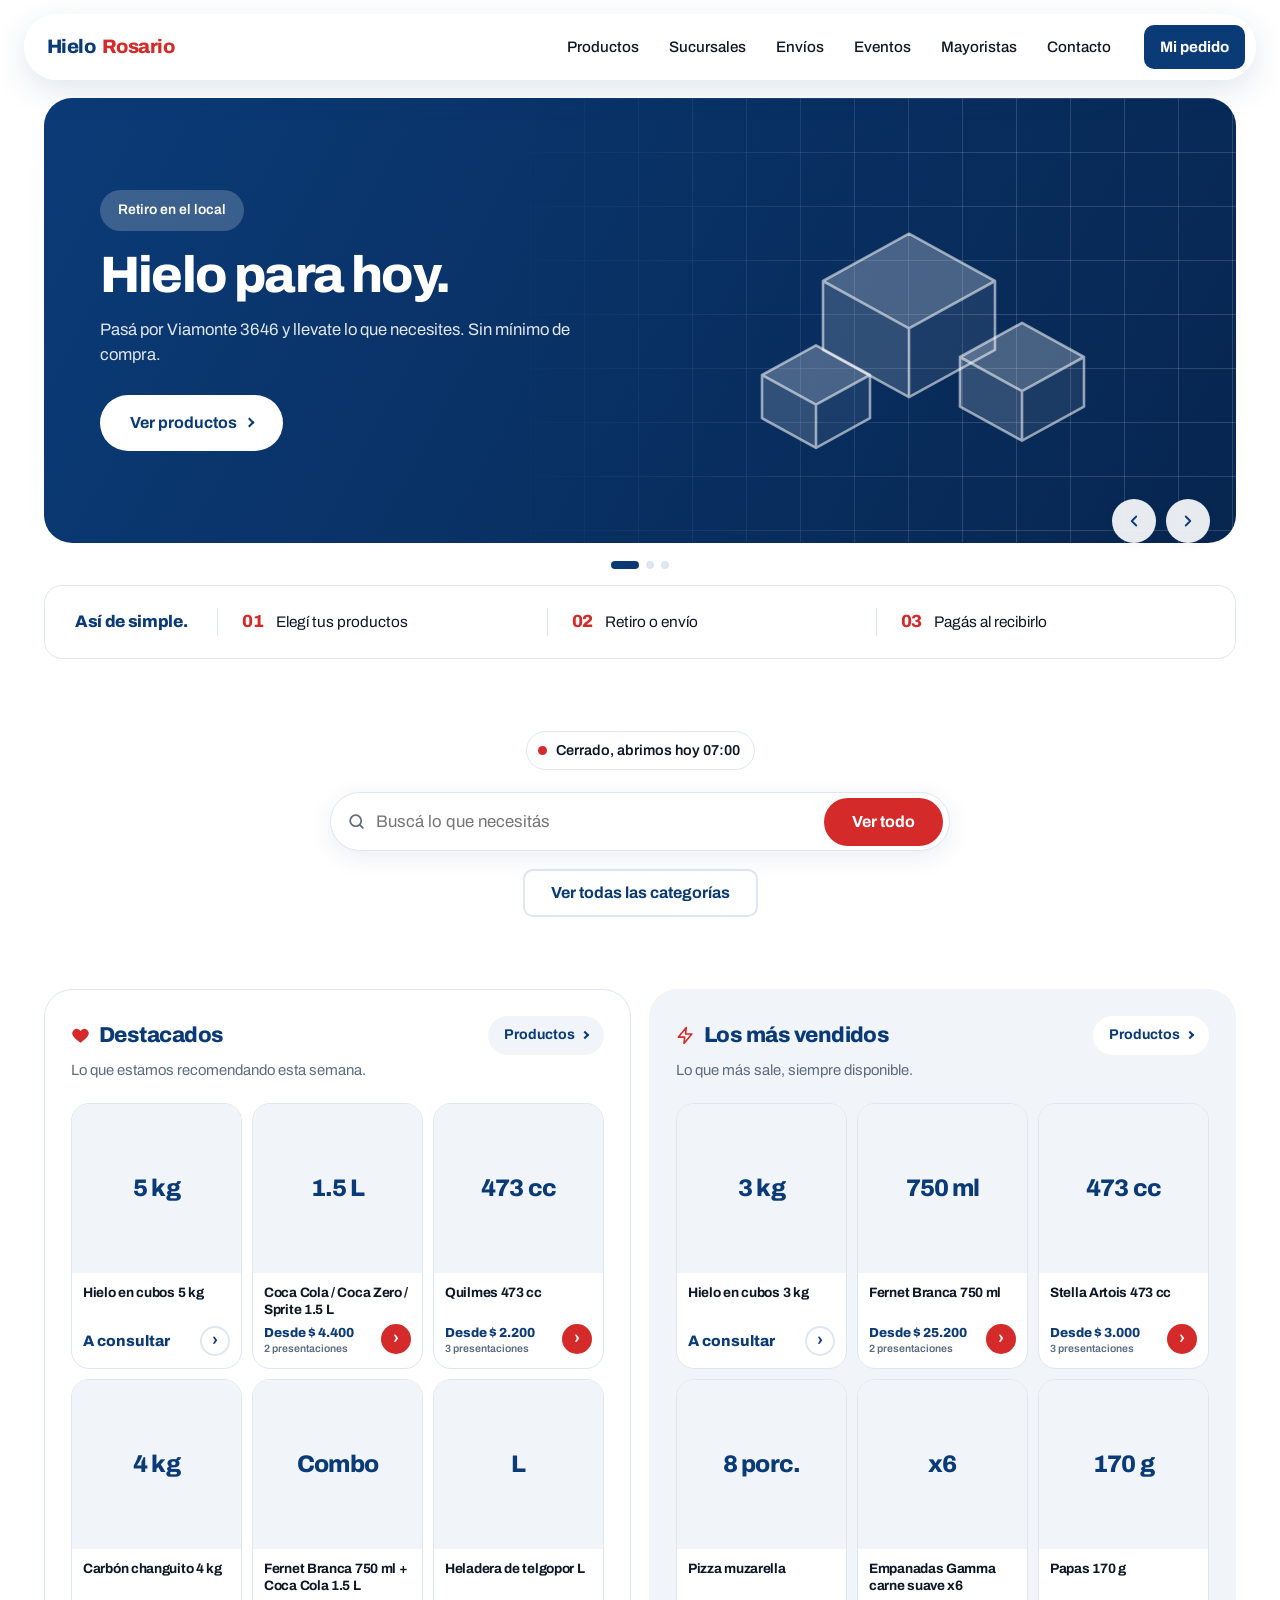
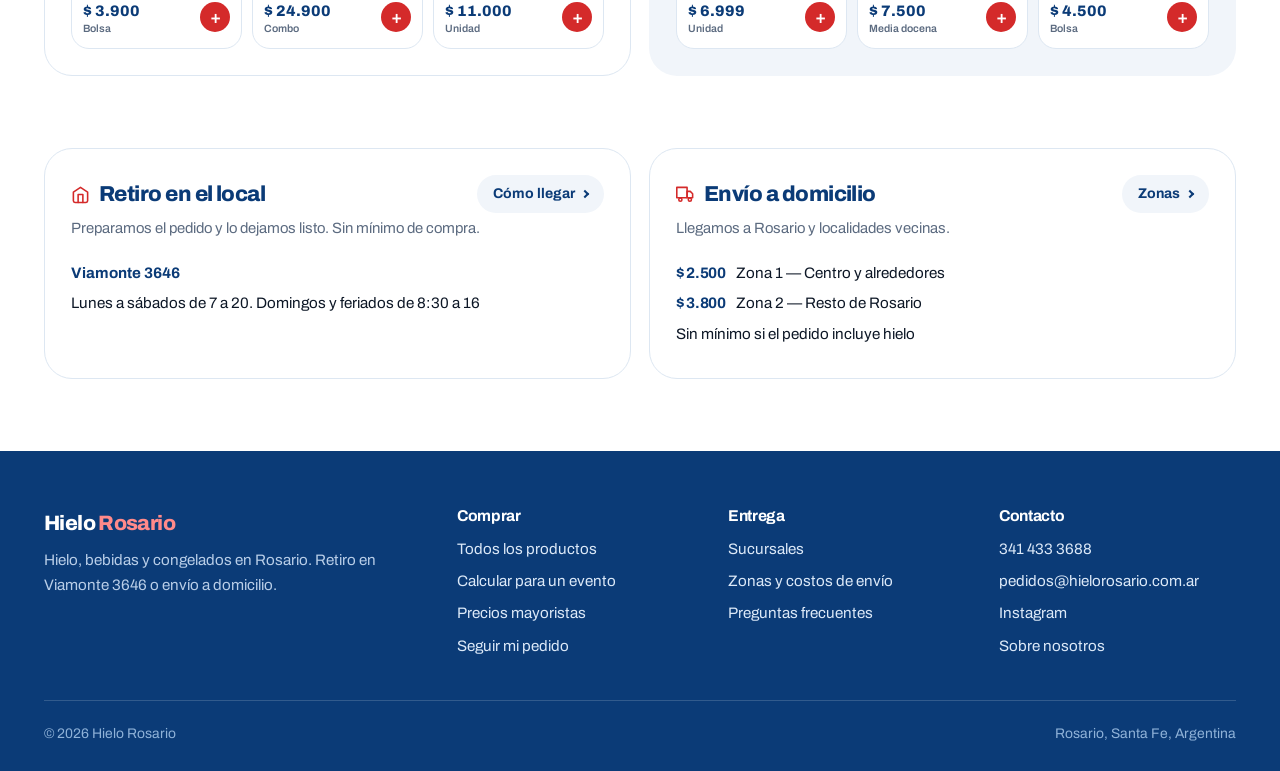
<file: index.html>
<!DOCTYPE html>
<html lang="es-AR">
<head>
<meta charset="utf-8">
<meta name="viewport" content="width=device-width, initial-scale=1">
<title>Hielo Rosario — Hielo, bebidas y congelados en Rosario</title>
<meta name="description" content="Hielo, bebidas, congelados, copetín y carbón en Rosario. Retiro en Viamonte 3646 sin mínimo de compra, o envío a domicilio.">
<link rel="preconnect" href="https://fonts.googleapis.com">
<link rel="preconnect" href="https://fonts.gstatic.com" crossorigin>
<link href="https://fonts.googleapis.com/css2?family=Archivo:wght@400;500;700;800&display=swap" rel="stylesheet">
<link rel="stylesheet" href="estilos.css">
</head>
<body>

<div id="header"></div>

<main>

  <!-- ============ HERO DESLIZABLE ============ -->
  <section class="banners">
    <div class="contenedor">
      <div class="carrusel" id="carrusel"><p class="cargando">Cargando…</p></div>

      <!-- Así de simple: los tres pasos, siempre a la vista -->
      <div class="simple">
        <span class="simple__rotulo">Así de simple.</span>
        <div class="simple__paso"><span class="simple__n num">01</span><span class="simple__txt">Elegí tus productos</span></div>
        <div class="simple__paso"><span class="simple__n num">02</span><span class="simple__txt">Retiro o envío</span></div>
        <div class="simple__paso"><span class="simple__n num">03</span><span class="simple__txt">Pagás al recibirlo</span></div>
      </div>

      <div id="avisoPedido"></div>
    </div>
  </section>

  <!-- ============ BUSCADOR Y CATEGORÍAS ============ -->
  <section class="seccion">
    <div class="contenedor">

      <div class="estado estado--centrado" id="estado" data-abierto="">
        <span class="estado__punto"></span>
        <span id="estadoTexto">Consultando horario</span>
      </div>

      <div class="buscar-inicio">
        <div class="buscador">
          <svg width="19" height="19" viewBox="0 0 24 24" fill="none" stroke="currentColor" stroke-width="2.2" stroke-linecap="round"><circle cx="11" cy="11" r="7"/><path d="M20 20l-3.5-3.5"/></svg>
          <input id="buscarInicio" type="search" placeholder="Buscá lo que necesitás" aria-label="Buscar un producto">
          <a class="boton boton--principal" href="productos.html">Ver todo</a>
        </div>
        <div class="sugerencias" id="sugerencias"></div>
      </div>

      <div class="cats-toggle">
        <button class="boton boton--linea" id="catsBoton" aria-expanded="false" aria-controls="catsPanel">
          Ver todas las categorías
        </button>
      </div>
      <div class="cats-panel" id="catsPanel" hidden></div>

    </div>
  </section>

  <!-- ============ DESTACADOS Y MÁS VENDIDOS, LADO A LADO ============ -->
  <section class="seccion" style="padding-top:0">
    <div class="contenedor">
      <div class="bloques">

        <div class="bloque-sec">
          <div class="bloque-sec__top">
            <h2 class="bloque-sec__titulo">
              <svg width="19" height="19" viewBox="0 0 24 24" fill="currentColor"><path d="M12 21s-7.5-4.6-9.6-9A5.4 5.4 0 0 1 12 6.2 5.4 5.4 0 0 1 21.6 12c-2.1 4.4-9.6 9-9.6 9z"/></svg>
              Destacados
            </h2>
            <a class="bloque-sec__link" href="productos.html">Productos</a>
          </div>
          <p class="bloque-sec__sub">Lo que estamos recomendando esta semana.</p>
          <div class="grilla-productos" id="destacados"><p class="cargando">Cargando…</p></div>
        </div>

        <div class="bloque-sec bloque-sec--frio">
          <div class="bloque-sec__top">
            <h2 class="bloque-sec__titulo">
              <svg width="19" height="19" viewBox="0 0 24 24" fill="none" stroke="currentColor" stroke-width="2" stroke-linecap="round" stroke-linejoin="round"><path d="M13 2L3 14h8l-1 8 10-12h-8l1-8z"/></svg>
              Los más vendidos
            </h2>
            <a class="bloque-sec__link" href="productos.html">Productos</a>
          </div>
          <p class="bloque-sec__sub">Lo que más sale, siempre disponible.</p>
          <div class="grilla-productos" id="masVendidos"><p class="cargando">Cargando…</p></div>
        </div>

      </div>
    </div>
  </section>

  <!-- ============ ENTREGA ============ -->
  <section class="seccion" style="padding-top:0">
    <div class="contenedor">
      <div class="bloques">

        <div class="bloque-sec">
          <div class="bloque-sec__top">
            <h2 class="bloque-sec__titulo">
              <svg width="19" height="19" viewBox="0 0 24 24" fill="none" stroke="currentColor" stroke-width="2" stroke-linecap="round" stroke-linejoin="round"><path d="M3 9l9-6 9 6v11a2 2 0 0 1-2 2H5a2 2 0 0 1-2-2z"/><path d="M9 22V12h6v10"/></svg>
              Retiro en el local
            </h2>
            <a class="bloque-sec__link" href="sucursales.html">Cómo llegar</a>
          </div>
          <p class="bloque-sec__sub">Preparamos el pedido y lo dejamos listo. Sin mínimo de compra.</p>
          <div id="resumenSucursales"></div>
        </div>

        <div class="bloque-sec">
          <div class="bloque-sec__top">
            <h2 class="bloque-sec__titulo">
              <svg width="19" height="19" viewBox="0 0 24 24" fill="none" stroke="currentColor" stroke-width="2" stroke-linecap="round" stroke-linejoin="round"><path d="M1 3h13v13H1z"/><path d="M14 8h4l3 3v5h-7z"/><circle cx="5.5" cy="18.5" r="2"/><circle cx="17.5" cy="18.5" r="2"/></svg>
              Envío a domicilio
            </h2>
            <a class="bloque-sec__link" href="zonas-de-envio.html">Zonas</a>
          </div>
          <p class="bloque-sec__sub">Llegamos a Rosario y localidades vecinas.</p>
          <div id="resumenZonas"></div>
        </div>

      </div>
    </div>
  </section>

</main>

<div id="footer"></div>
<div id="barraAbajo"></div>

<script src="config.js"></script>
<script src="carrito.js"></script>
<script src="datos.js"></script>
<script src="layout.js"></script>
<script src="home.js"></script>
</body>
</html>
</file>
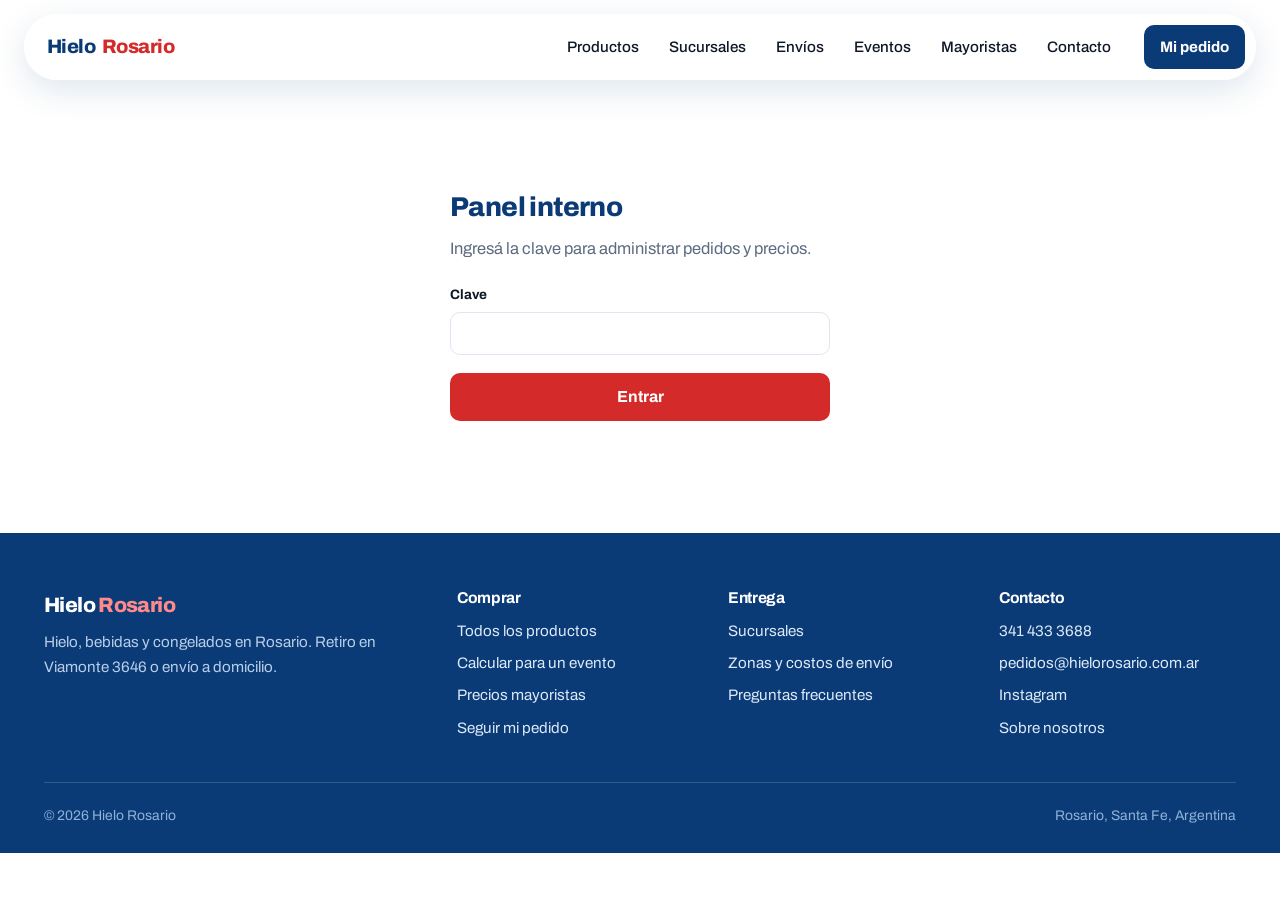
<file: admin.html>
<!DOCTYPE html>
<html lang="es-AR">
<head>
<meta charset="utf-8">
<meta name="viewport" content="width=device-width, initial-scale=1">
<title>Panel interno — Hielo Rosario</title>
<meta name="robots" content="noindex, nofollow">
<link rel="preconnect" href="https://fonts.googleapis.com">
<link rel="preconnect" href="https://fonts.gstatic.com" crossorigin>
<link href="https://fonts.googleapis.com/css2?family=Archivo:wght@400;500;700;800&display=swap" rel="stylesheet">
<link rel="stylesheet" href="estilos.css">
</head>
<body>

<div id="header"></div>

<main>
  <section class="seccion">
    <div class="contenedor">

      <div id="login"></div>

      <div id="panel" class="hidden">
        <div class="admin__encabezado">
          <h1>Panel interno</h1>
          <button class="boton boton--linea boton--chico" id="salir">Salir</button>
        </div>
        <div class="chips" id="pestanas"></div>
        <div id="vista"><p class="cargando">Cargando…</p></div>
      </div>

    </div>
  </section>
</main>

<div id="footer"></div>

<script src="config.js"></script>
<script src="carrito.js"></script>
<script src="datos.js"></script>
<script src="layout.js"></script>
<script src="admin.js"></script>
</body>
</html>
</file>
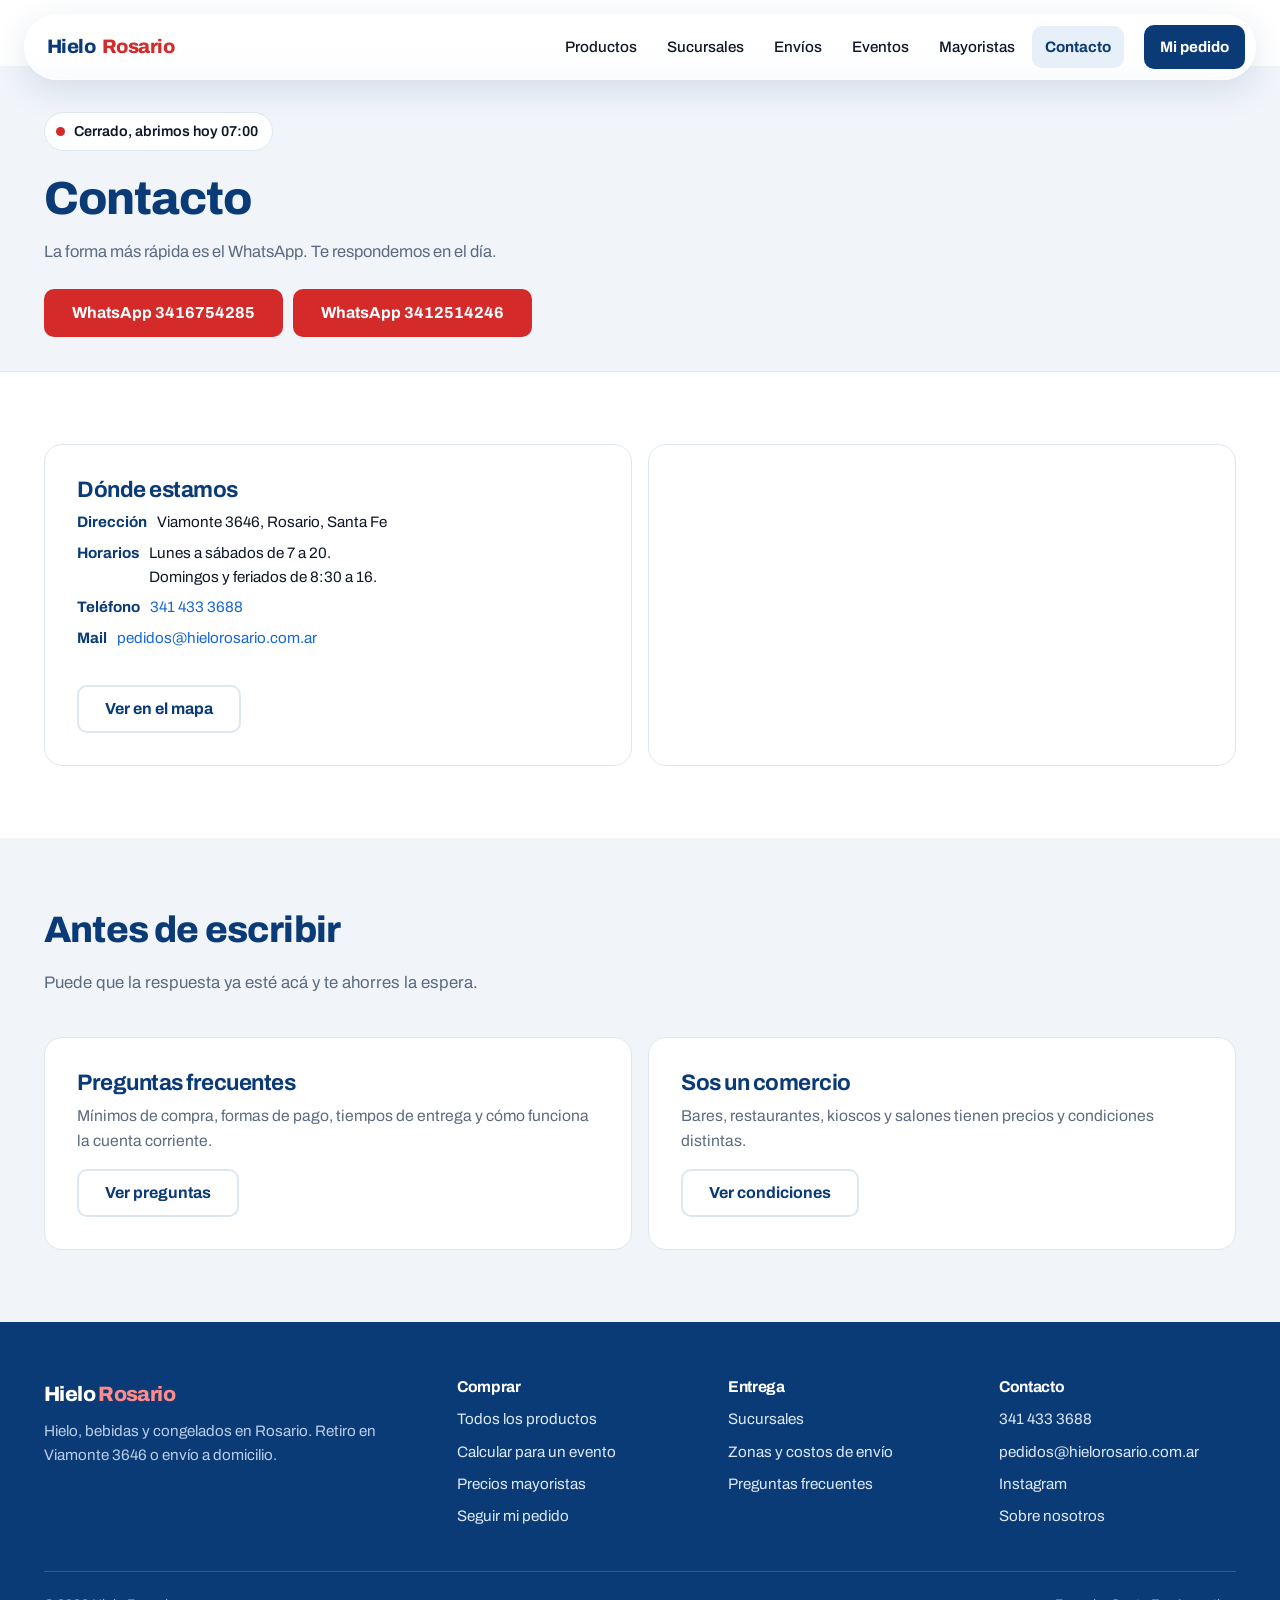
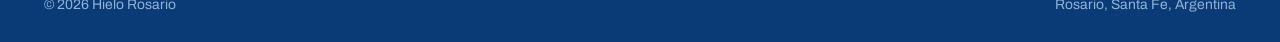
<file: contacto.html>
<!DOCTYPE html>
<html lang="es-AR">
<head>
<meta charset="utf-8">
<meta name="viewport" content="width=device-width, initial-scale=1">
<title>Contacto — Hielo Rosario</title>
<meta name="description" content="Escribinos por WhatsApp o pasá por Viamonte 3646, Rosario. Lunes a sábados de 7 a 20.">
<link rel="preconnect" href="https://fonts.googleapis.com">
<link rel="preconnect" href="https://fonts.gstatic.com" crossorigin>
<link href="https://fonts.googleapis.com/css2?family=Archivo:wght@400;500;700;800&display=swap" rel="stylesheet">
<link rel="stylesheet" href="estilos.css">
</head>
<body>

<div id="header"></div>

<main>
  <section class="cabecera">
    <div class="contenedor">
      <div class="estado" id="estado" data-abierto="">
        <span class="estado__punto"></span>
        <span id="estadoTexto">Consultando horario</span>
      </div>
      <h1>Contacto</h1>
      <p class="cabecera__bajada">
        La forma más rápida es el WhatsApp. Te respondemos en el día.
      </p>
      <div class="acciones-wa" id="whatsapps"></div>
    </div>
  </section>

  <section class="seccion">
    <div class="contenedor">
      <div class="duo">
        <div class="panel">
          <h3>Dónde estamos</h3>
          <div class="dato"><strong>Dirección</strong><span id="direccion"></span></div>
          <div class="dato"><strong>Horarios</strong><span>Lunes a sábados de 7 a 20.<br>Domingos y feriados de 8:30 a 16.</span></div>
          <div class="dato"><strong>Teléfono</strong><span><a id="telefono" href="#"></a></span></div>
          <div class="dato"><strong>Mail</strong><span><a id="mail" href="#"></a></span></div>
          <a class="boton boton--linea" href="sucursales.html">Ver en el mapa</a>
        </div>
        <div class="panel panel--limpio">
          <iframe id="mapa" class="sucursal__mapa" loading="lazy" title="Dónde estamos"></iframe>
        </div>
      </div>
    </div>
  </section>

  <section class="seccion seccion--fria">
    <div class="contenedor">
      <div class="seccion__intro">
        <h2>Antes de escribir</h2>
        <p>Puede que la respuesta ya esté acá y te ahorres la espera.</p>
      </div>
      <div class="duo">
        <div class="panel">
          <h3>Preguntas frecuentes</h3>
          <p>Mínimos de compra, formas de pago, tiempos de entrega y cómo funciona la cuenta corriente.</p>
          <a class="boton boton--linea" href="preguntas-frecuentes.html">Ver preguntas</a>
        </div>
        <div class="panel">
          <h3>Sos un comercio</h3>
          <p>Bares, restaurantes, kioscos y salones tienen precios y condiciones distintas.</p>
          <a class="boton boton--linea" href="mayoristas.html">Ver condiciones</a>
        </div>
      </div>
    </div>
  </section>
</main>

<div id="footer"></div>

<script src="config.js"></script>
<script src="carrito.js"></script>
<script src="datos.js"></script>
<script src="layout.js"></script>
<script src="contacto.js"></script>
</body>
</html>
</file>
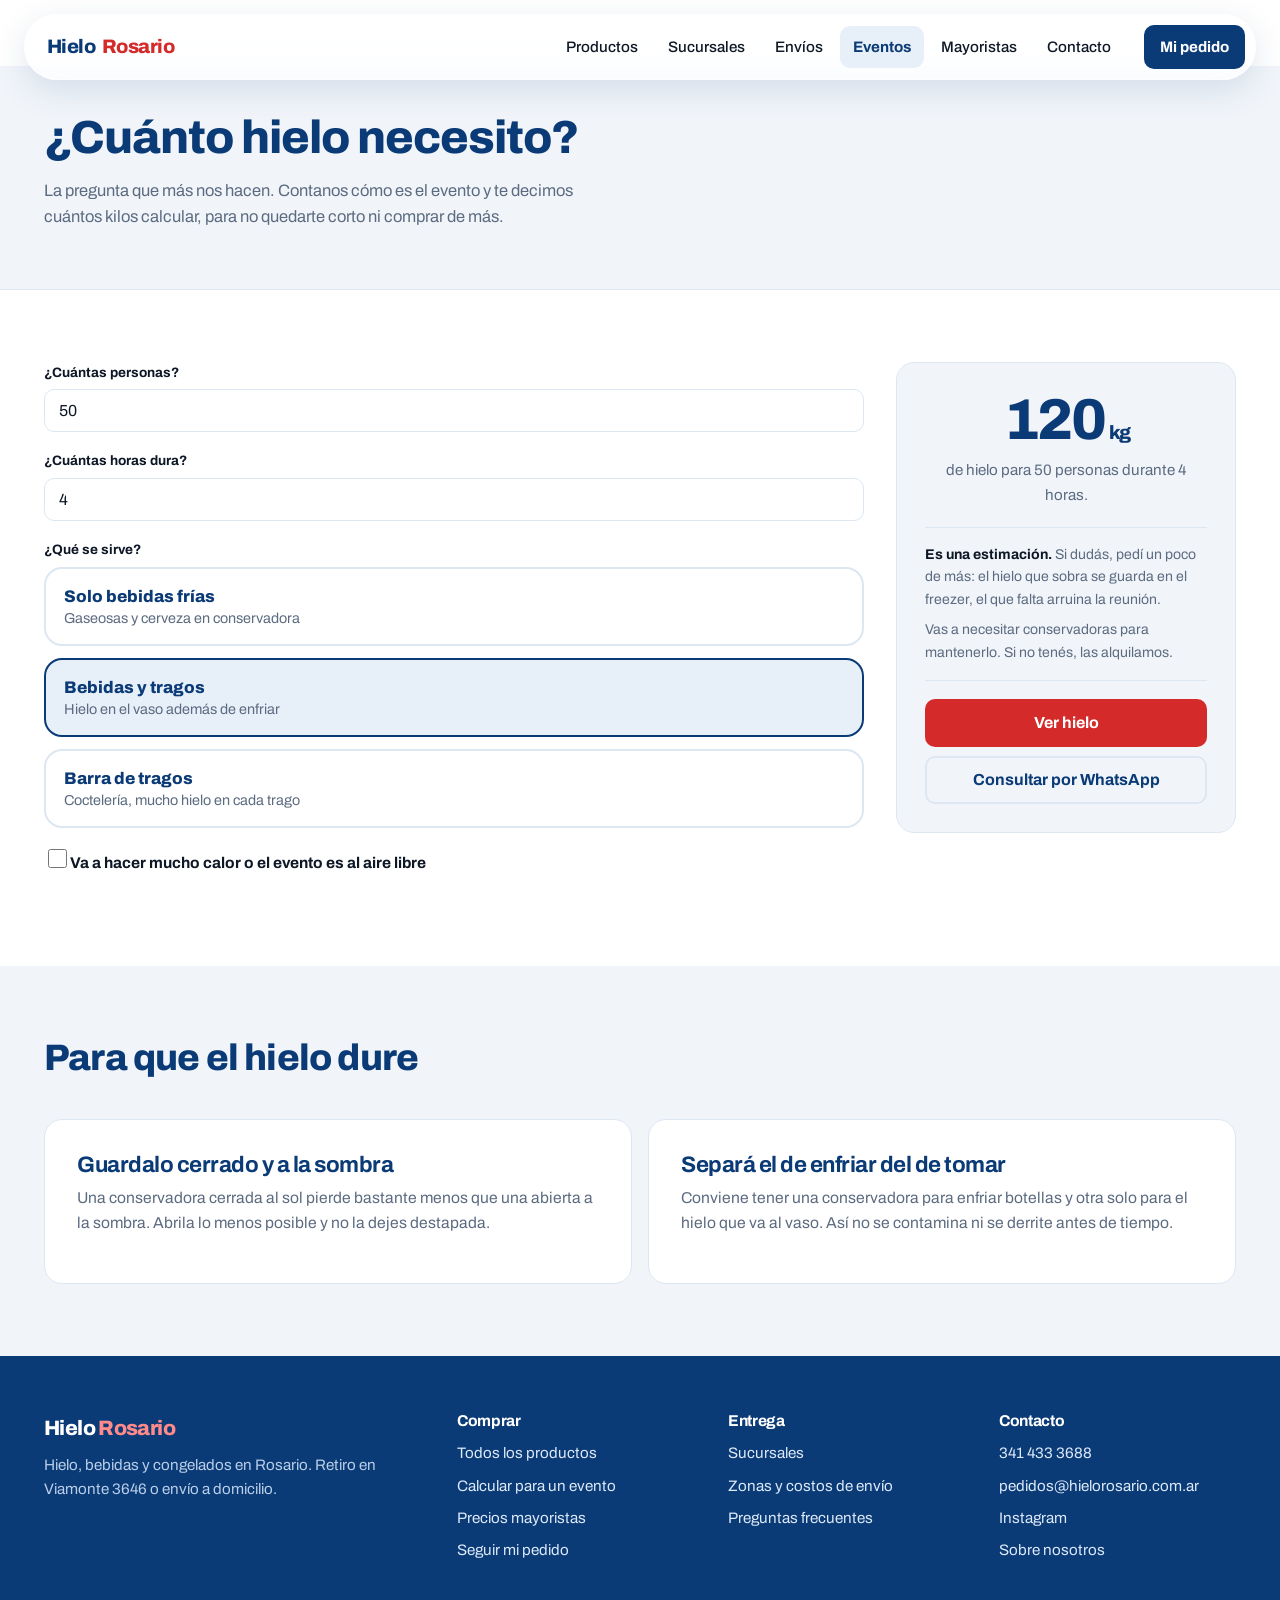
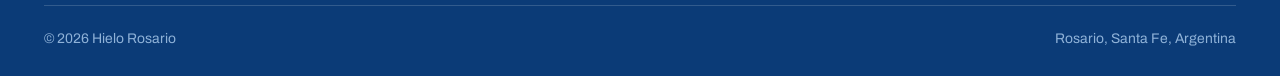
<file: eventos.html>
<!DOCTYPE html>
<html lang="es-AR">
<head>
<meta charset="utf-8">
<meta name="viewport" content="width=device-width, initial-scale=1">
<title>¿Cuánto hielo necesito? — Hielo Rosario</title>
<meta name="description" content="Calculá cuántos kilos de hielo necesitás según la cantidad de personas, las horas y el tipo de evento.">
<link rel="preconnect" href="https://fonts.googleapis.com">
<link rel="preconnect" href="https://fonts.gstatic.com" crossorigin>
<link href="https://fonts.googleapis.com/css2?family=Archivo:wght@400;500;700;800&display=swap" rel="stylesheet">
<link rel="stylesheet" href="estilos.css">
</head>
<body>

<div id="header"></div>

<main>
  <section class="cabecera">
    <div class="contenedor">
      <h1>¿Cuánto hielo necesito?</h1>
      <p class="cabecera__bajada">
        La pregunta que más nos hacen. Contanos cómo es el evento y te decimos
        cuántos kilos calcular, para no quedarte corto ni comprar de más.
      </p>
    </div>
  </section>

  <section class="seccion">
    <div class="contenedor">
      <div class="calculadora">
        <div id="calculadora"></div>
        <aside class="resultado" id="resultado"></aside>
      </div>
    </div>
  </section>

  <section class="seccion seccion--fria">
    <div class="contenedor">
      <div class="seccion__intro">
        <h2>Para que el hielo dure</h2>
      </div>
      <div class="duo">
        <div class="panel">
          <h3>Guardalo cerrado y a la sombra</h3>
          <p>Una conservadora cerrada al sol pierde bastante menos que una abierta a la sombra.
             Abrila lo menos posible y no la dejes destapada.</p>
        </div>
        <div class="panel">
          <h3>Separá el de enfriar del de tomar</h3>
          <p>Conviene tener una conservadora para enfriar botellas y otra solo para el hielo
             que va al vaso. Así no se contamina ni se derrite antes de tiempo.</p>
        </div>
      </div>
    </div>
  </section>
</main>

<div id="footer"></div>

<script src="config.js"></script>
<script src="carrito.js"></script>
<script src="datos.js"></script>
<script src="layout.js"></script>
<script src="eventos.js"></script>
</body>
</html>
</file>
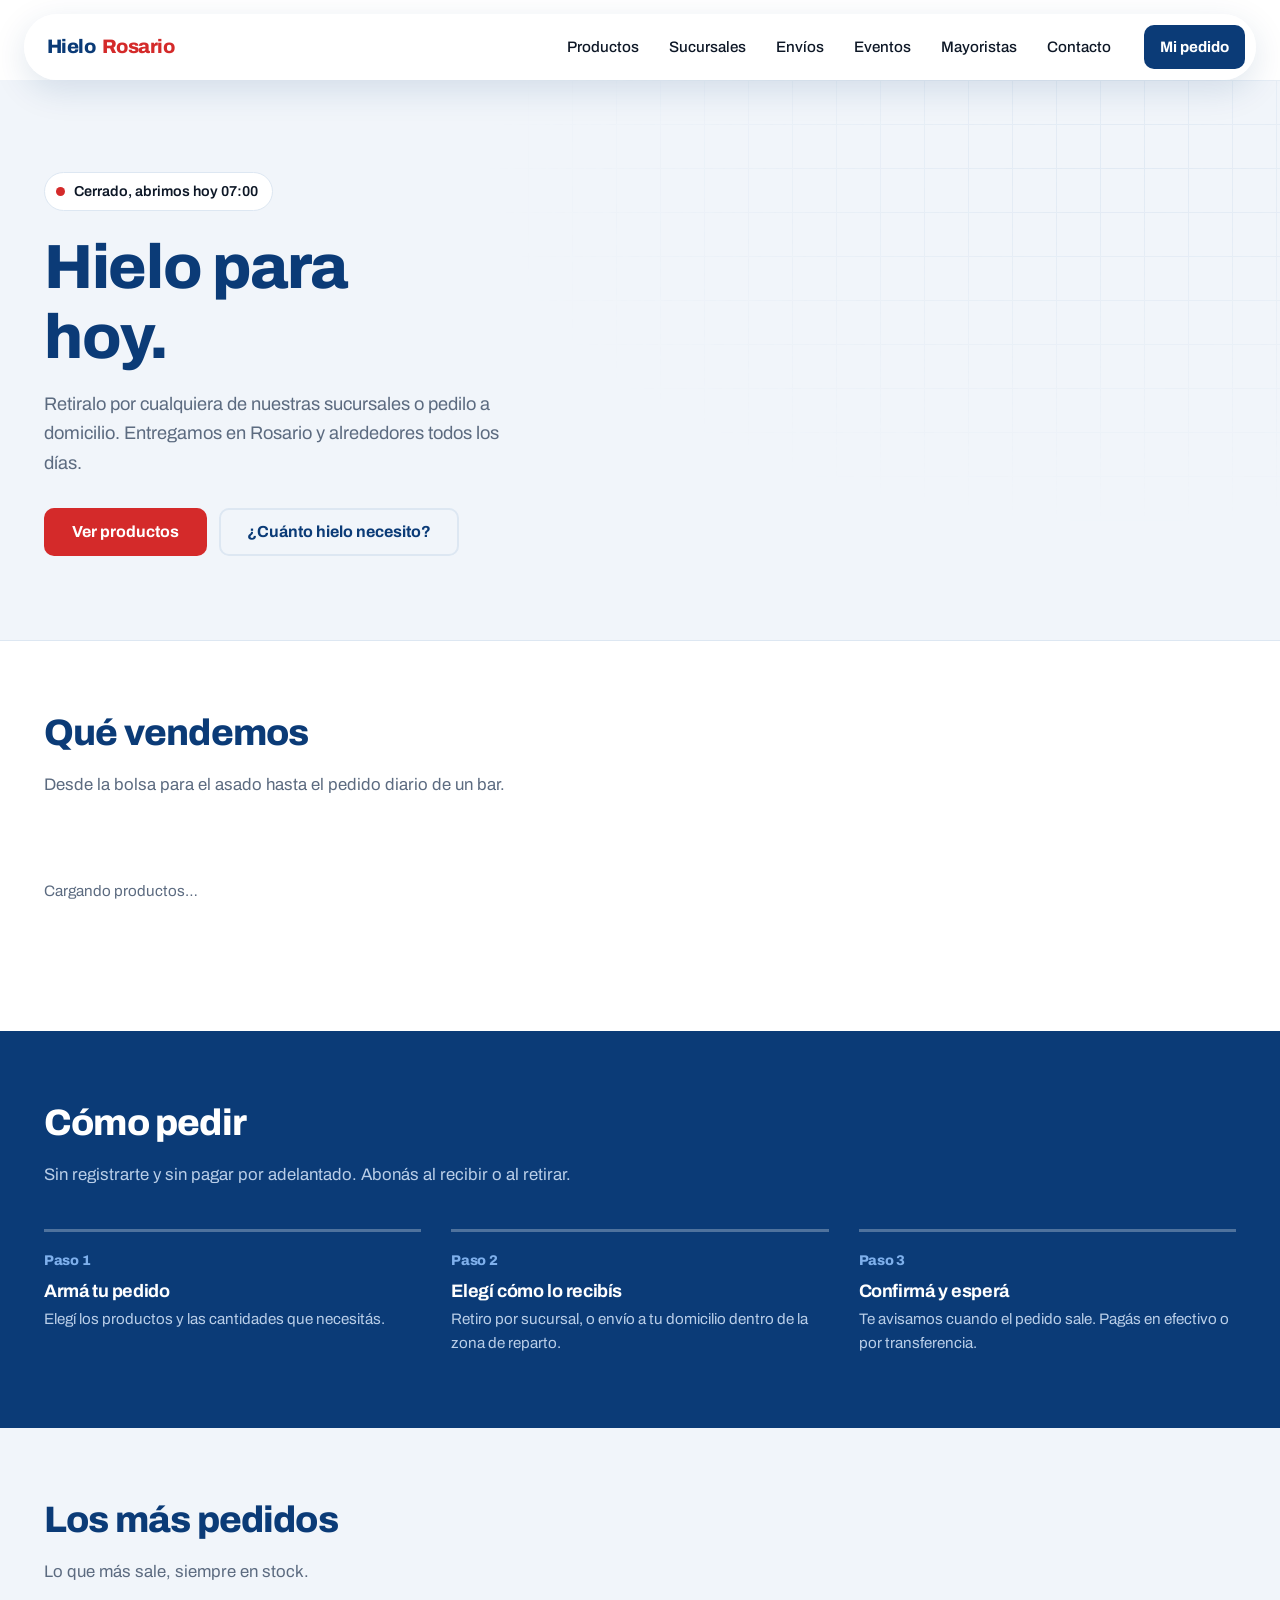
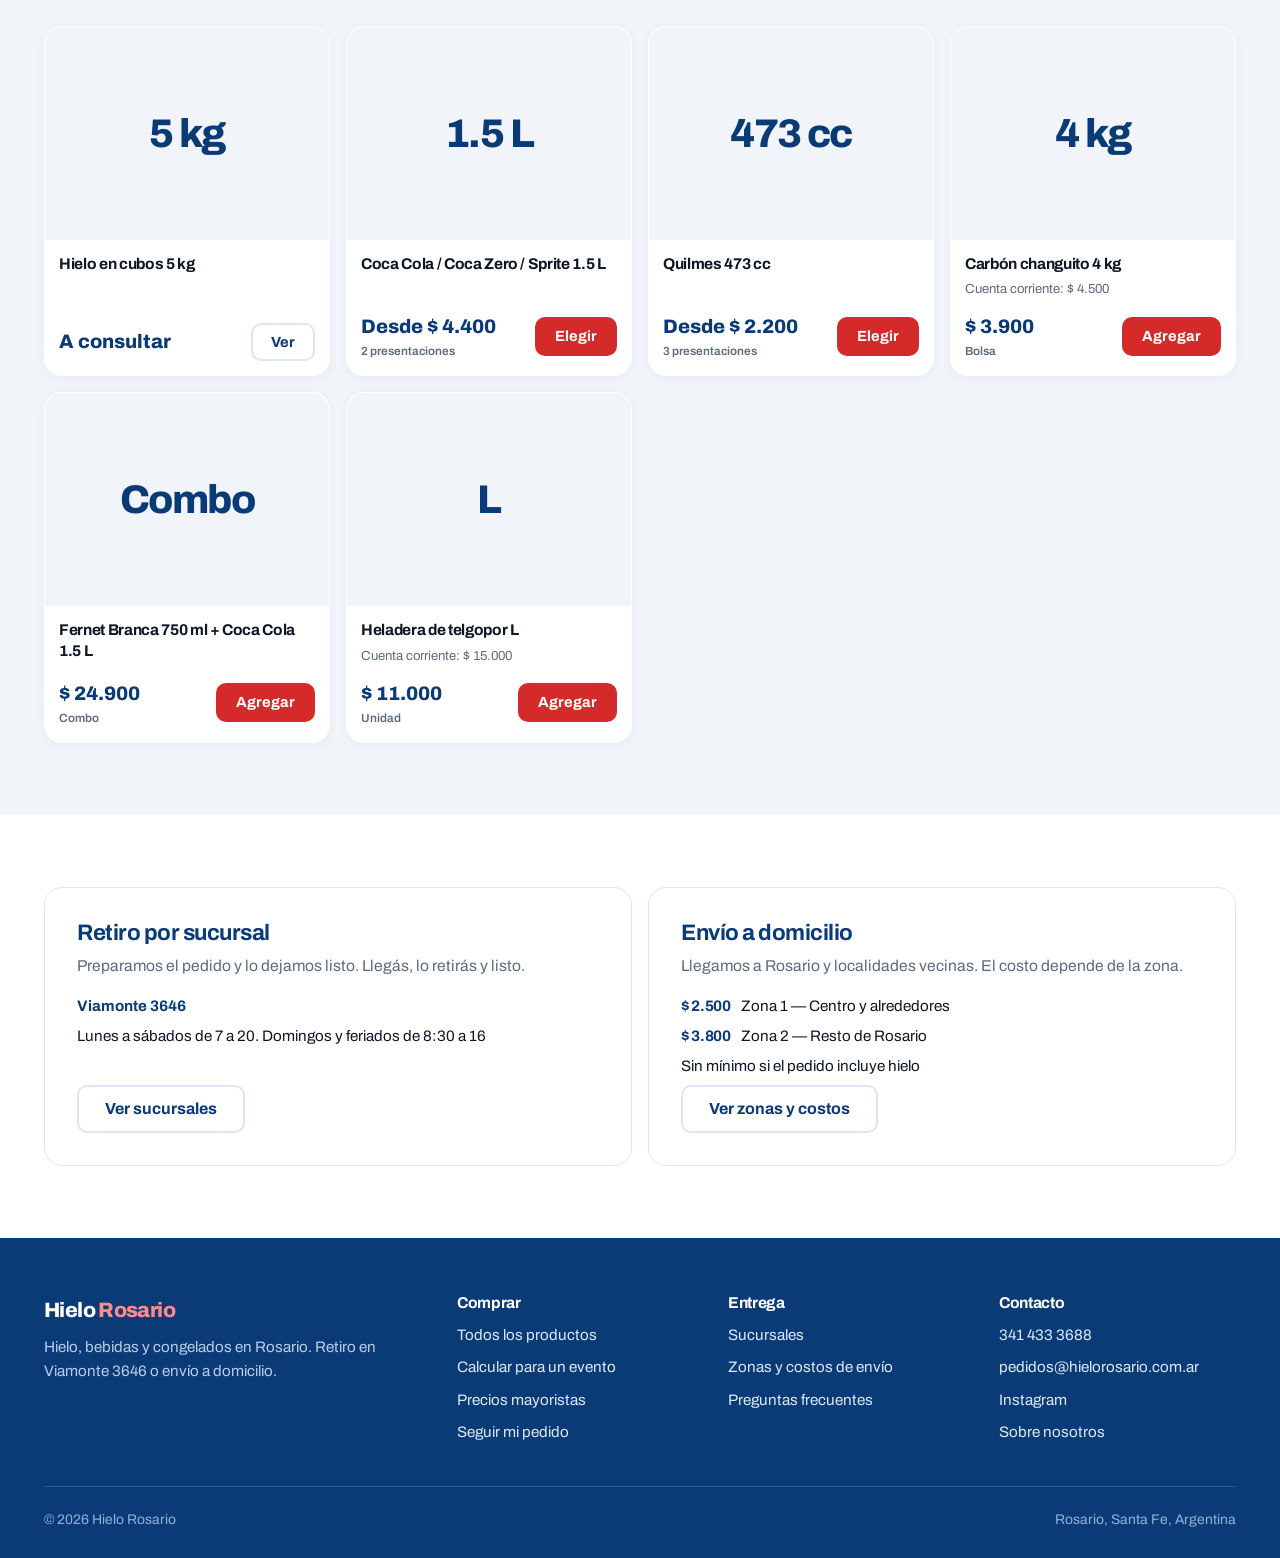
<file: index (11).html>
<!DOCTYPE html>
<html lang="es-AR">
<head>
<meta charset="utf-8">
<meta name="viewport" content="width=device-width, initial-scale=1">
<title>Hielo Rosario — Venta y entrega de hielo en Rosario</title>
<meta name="description" content="Hielo en bolsa, escamas, barras y hielo seco en Rosario. Retiralo por sucursal o pedí envío a domicilio.">
<link rel="preconnect" href="https://fonts.googleapis.com">
<link rel="preconnect" href="https://fonts.gstatic.com" crossorigin>
<link href="https://fonts.googleapis.com/css2?family=Archivo:wght@400;500;700;800&display=swap" rel="stylesheet">
<link rel="stylesheet" href="estilos.css">
</head>
<body>

<div id="header"></div>

<main>

  <!-- ============ HERO ============ -->
  <section class="hero">
    <div class="contenedor">
      <div class="hero__cuerpo">

        <div class="estado" id="estado" data-abierto="">
          <span class="estado__punto"></span>
          <span id="estadoTexto">Consultando horario</span>
        </div>

        <h1>Hielo para hoy.</h1>
        <p class="hero__bajada">
          Retiralo por cualquiera de nuestras sucursales o pedilo a domicilio.
          Entregamos en Rosario y alrededores todos los días.
        </p>

        <div class="hero__acciones">
          <a class="boton boton--principal" href="productos.html">Ver productos</a>
          <a class="boton boton--linea" href="eventos.html">¿Cuánto hielo necesito?</a>
        </div>

      </div>
    </div>
  </section>

  <!-- ============ CATEGORÍAS ============ -->
  <section class="seccion">
    <div class="contenedor">
      <div class="seccion__intro">
        <h2>Qué vendemos</h2>
        <p>Desde la bolsa para el asado hasta el pedido diario de un bar.</p>
      </div>
      <div class="categorias" id="categorias">
        <p class="cargando">Cargando productos…</p>
      </div>
    </div>
  </section>

  <!-- ============ CÓMO PEDIR (esto sí es una secuencia) ============ -->
  <section class="seccion seccion--azul">
    <div class="contenedor">
      <div class="seccion__intro">
        <h2>Cómo pedir</h2>
        <p>Sin registrarte y sin pagar por adelantado. Abonás al recibir o al retirar.</p>
      </div>
      <div class="pasos">
        <div class="paso">
          <div class="paso__n num">Paso 1</div>
          <h3>Armá tu pedido</h3>
          <p>Elegí los productos y las cantidades que necesitás.</p>
        </div>
        <div class="paso">
          <div class="paso__n num">Paso 2</div>
          <h3>Elegí cómo lo recibís</h3>
          <p>Retiro por sucursal, o envío a tu domicilio dentro de la zona de reparto.</p>
        </div>
        <div class="paso">
          <div class="paso__n num">Paso 3</div>
          <h3>Confirmá y esperá</h3>
          <p>Te avisamos cuando el pedido sale. Pagás en efectivo o por transferencia.</p>
        </div>
      </div>
    </div>
  </section>

  <!-- ============ DESTACADOS ============ -->
  <section class="seccion seccion--fria">
    <div class="contenedor">
      <div class="seccion__intro">
        <h2>Los más pedidos</h2>
        <p>Lo que más sale, siempre en stock.</p>
      </div>
      <div class="grilla-productos" id="destacados">
        <p class="cargando">Cargando productos…</p>
      </div>
    </div>
  </section>

  <!-- ============ ENTREGA ============ -->
  <section class="seccion">
    <div class="contenedor">
      <div class="duo">

        <div class="panel">
          <h3>Retiro por sucursal</h3>
          <p>Preparamos el pedido y lo dejamos listo. Llegás, lo retirás y listo.</p>
          <div id="resumenSucursales"></div>
          <a class="boton boton--linea" href="sucursales.html">Ver sucursales</a>
        </div>

        <div class="panel">
          <h3>Envío a domicilio</h3>
          <p>Llegamos a Rosario y localidades vecinas. El costo depende de la zona.</p>
          <div id="resumenZonas"></div>
          <a class="boton boton--linea" href="zonas-de-envio.html">Ver zonas y costos</a>
        </div>

      </div>
    </div>
  </section>

</main>

<div id="footer"></div>

<script src="config.js"></script>
<script src="carrito.js"></script>
<script src="datos.js"></script>
<script src="layout.js"></script>
<script src="home.js"></script>
</body>
</html>
</file>
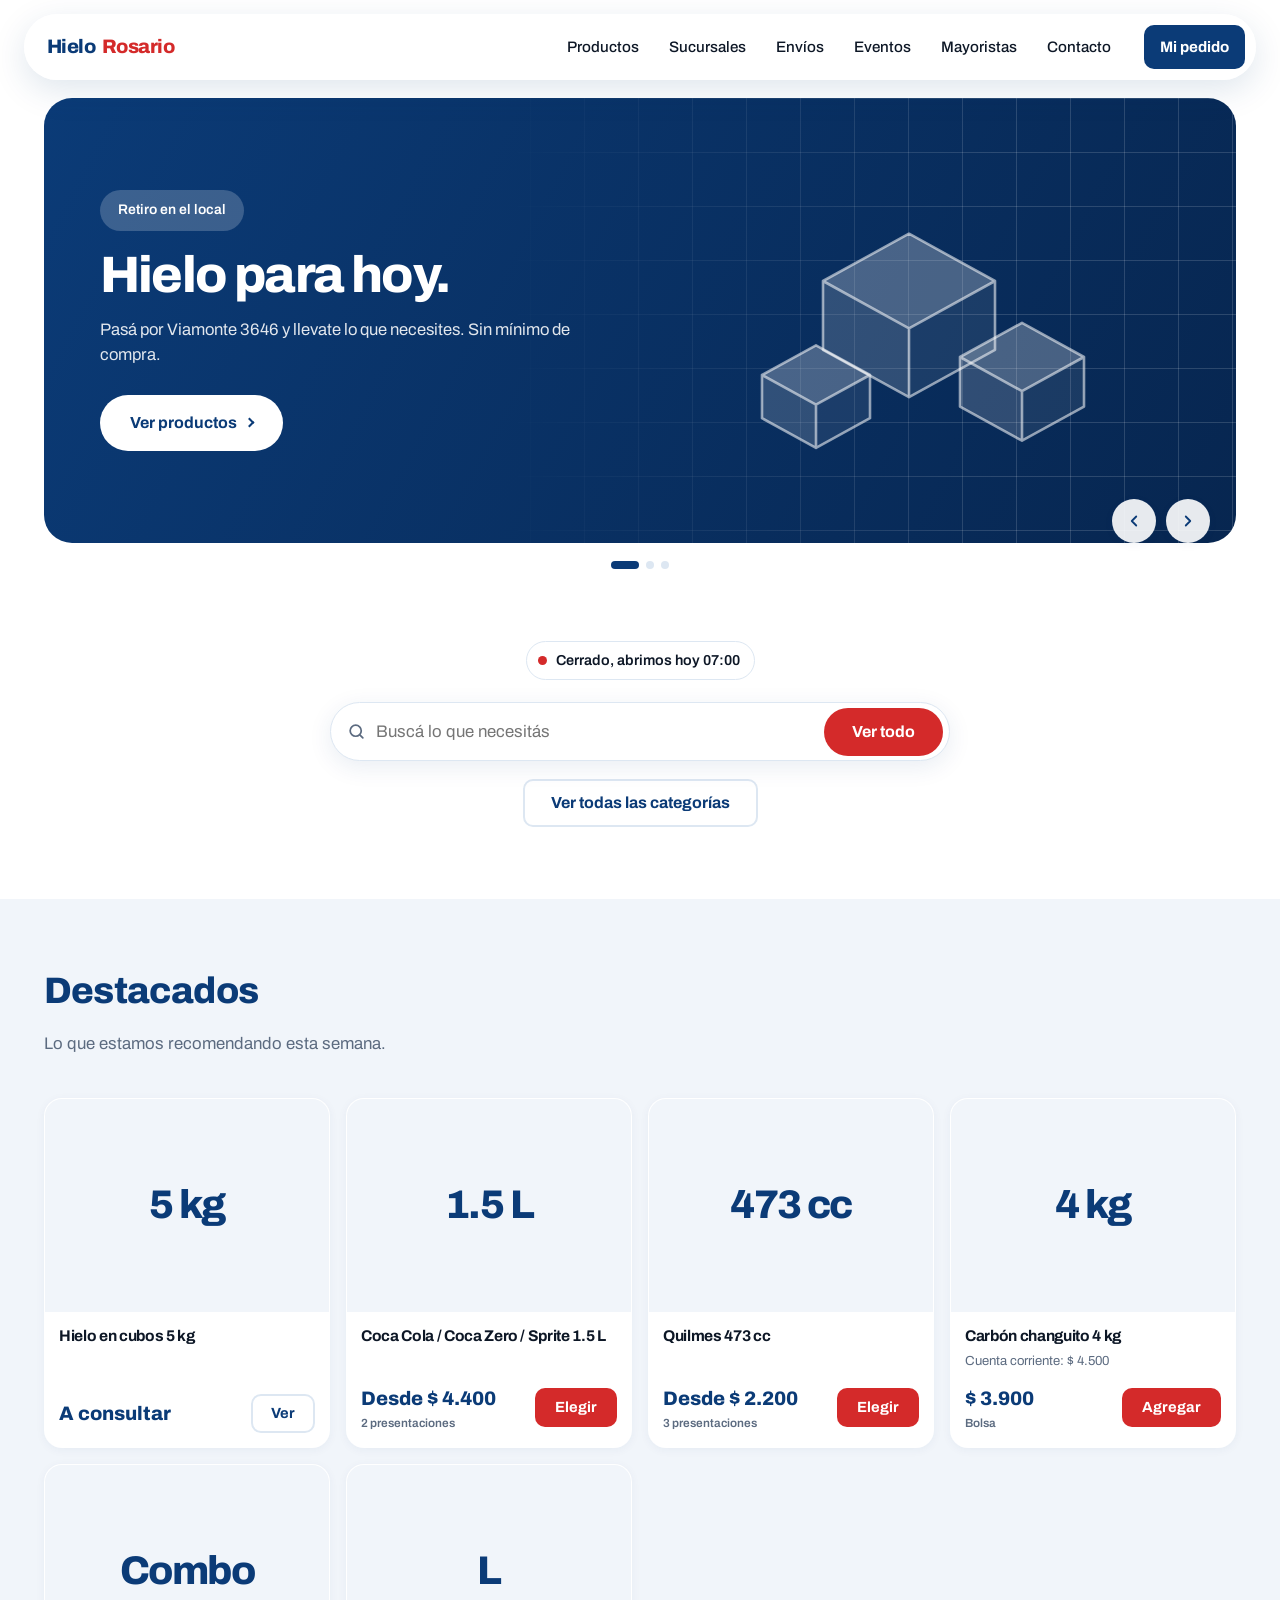
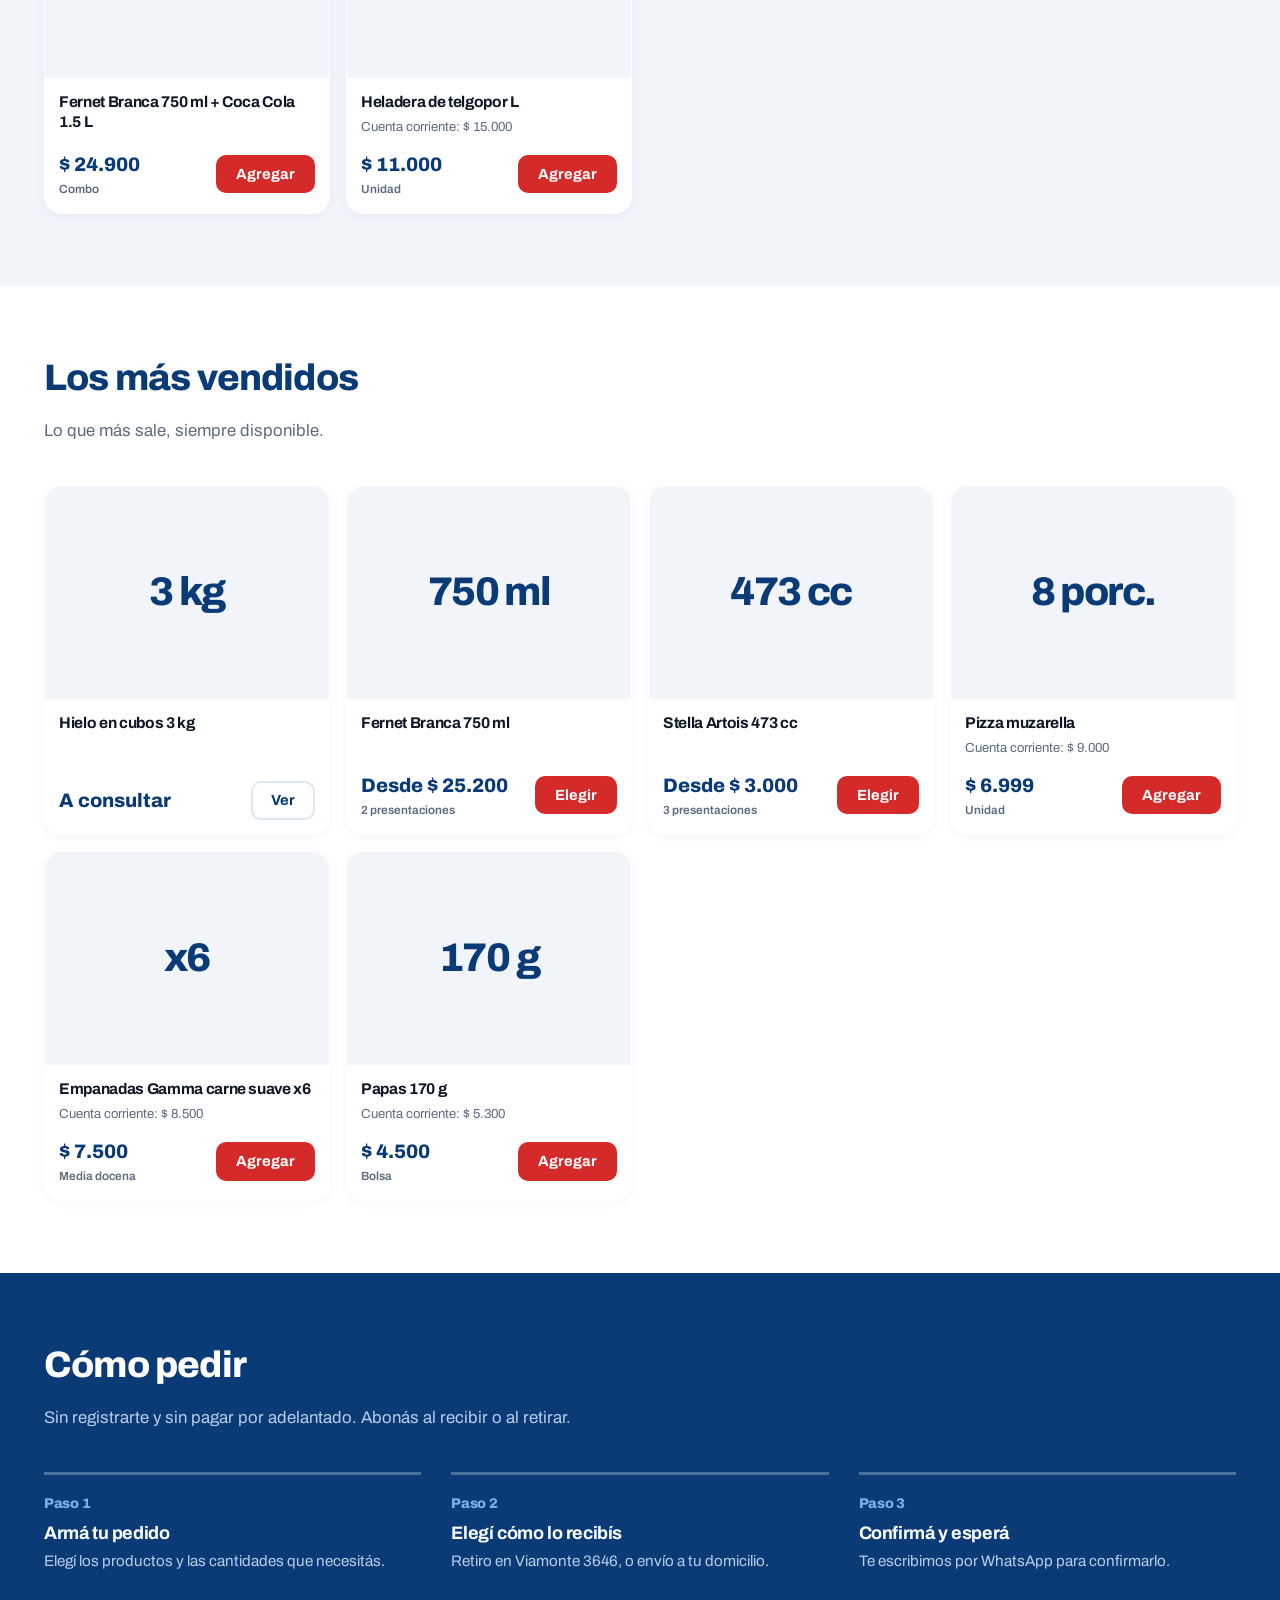
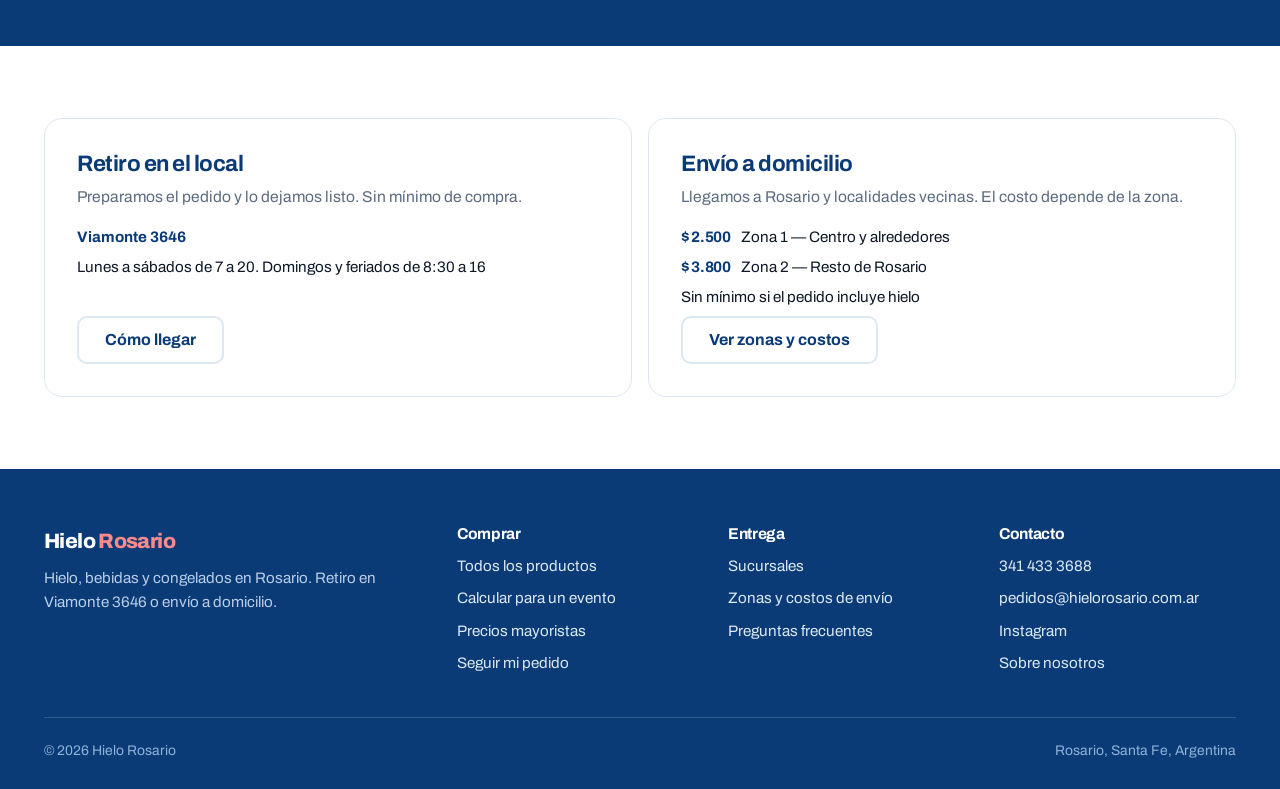
<file: inicio-nuevo.html>
<!DOCTYPE html>
<html lang="es-AR">
<head>
<meta charset="utf-8">
<meta name="viewport" content="width=device-width, initial-scale=1">
<title>Hielo Rosario — Hielo, bebidas y congelados en Rosario</title>
<meta name="description" content="Hielo, bebidas, congelados, copetín y carbón en Rosario. Retiro en Viamonte 3646 sin mínimo de compra, o envío a domicilio.">
<link rel="preconnect" href="https://fonts.googleapis.com">
<link rel="preconnect" href="https://fonts.gstatic.com" crossorigin>
<link href="https://fonts.googleapis.com/css2?family=Archivo:wght@400;500;700;800&display=swap" rel="stylesheet">
<link rel="stylesheet" href="estilos.css">
</head>
<body>

<div id="header"></div>

<main>

  <!-- ============ BANNER DESLIZABLE ============ -->
  <section class="banners">
    <div class="contenedor">
      <div class="carrusel" id="carrusel"><p class="cargando">Cargando…</p></div>
    </div>
  </section>

  <!-- ============ BUSCADOR Y CATEGORÍAS ============ -->
  <section class="seccion">
    <div class="contenedor">

      <div class="estado estado--centrado" id="estado" data-abierto="">
        <span class="estado__punto"></span>
        <span id="estadoTexto">Consultando horario</span>
      </div>

      <div class="buscar-inicio">
        <div class="buscador">
          <svg width="19" height="19" viewBox="0 0 24 24" fill="none" stroke="currentColor" stroke-width="2.2" stroke-linecap="round"><circle cx="11" cy="11" r="7"/><path d="M20 20l-3.5-3.5"/></svg>
          <input id="buscarInicio" type="search" placeholder="Buscá lo que necesitás" aria-label="Buscar un producto">
          <a class="boton boton--principal" href="productos.html">Ver todo</a>
        </div>
        <div class="sugerencias" id="sugerencias"></div>
      </div>

      <div class="cats-toggle">
        <button class="boton boton--linea" id="catsBoton" aria-expanded="false" aria-controls="catsPanel">
          Ver todas las categorías
        </button>
      </div>
      <div class="cats-panel" id="catsPanel" hidden></div>

    </div>
  </section>

  <!-- ============ DESTACADOS ============ -->
  <section class="seccion seccion--fria">
    <div class="contenedor">
      <div class="seccion__intro">
        <h2>Destacados</h2>
        <p>Lo que estamos recomendando esta semana.</p>
      </div>
      <div class="grilla-productos" id="destacados">
        <p class="cargando">Cargando…</p>
      </div>
    </div>
  </section>

  <!-- ============ MÁS VENDIDOS ============ -->
  <section class="seccion">
    <div class="contenedor">
      <div class="seccion__intro">
        <h2>Los más vendidos</h2>
        <p>Lo que más sale, siempre disponible.</p>
      </div>
      <div class="grilla-productos" id="masVendidos">
        <p class="cargando">Cargando…</p>
      </div>
    </div>
  </section>

  <!-- ============ CÓMO PEDIR ============ -->
  <section class="seccion seccion--azul">
    <div class="contenedor">
      <div class="seccion__intro">
        <h2>Cómo pedir</h2>
        <p>Sin registrarte y sin pagar por adelantado. Abonás al recibir o al retirar.</p>
      </div>
      <div class="pasos">
        <div class="paso">
          <div class="paso__n num">Paso 1</div>
          <h3>Armá tu pedido</h3>
          <p>Elegí los productos y las cantidades que necesitás.</p>
        </div>
        <div class="paso">
          <div class="paso__n num">Paso 2</div>
          <h3>Elegí cómo lo recibís</h3>
          <p>Retiro en Viamonte 3646, o envío a tu domicilio.</p>
        </div>
        <div class="paso">
          <div class="paso__n num">Paso 3</div>
          <h3>Confirmá y esperá</h3>
          <p>Te escribimos por WhatsApp para confirmarlo.</p>
        </div>
      </div>
    </div>
  </section>

  <!-- ============ ENTREGA ============ -->
  <section class="seccion">
    <div class="contenedor">
      <div class="duo">
        <div class="panel">
          <h3>Retiro en el local</h3>
          <p>Preparamos el pedido y lo dejamos listo. Sin mínimo de compra.</p>
          <div id="resumenSucursales"></div>
          <a class="boton boton--linea" href="sucursales.html">Cómo llegar</a>
        </div>
        <div class="panel">
          <h3>Envío a domicilio</h3>
          <p>Llegamos a Rosario y localidades vecinas. El costo depende de la zona.</p>
          <div id="resumenZonas"></div>
          <a class="boton boton--linea" href="zonas-de-envio.html">Ver zonas y costos</a>
        </div>
      </div>
    </div>
  </section>

</main>

<div id="footer"></div>

<script src="config.js"></script>
<script src="carrito.js"></script>
<script src="datos.js"></script>
<script src="layout.js"></script>
<script src="home.js"></script>
</body>
</html>
</file>
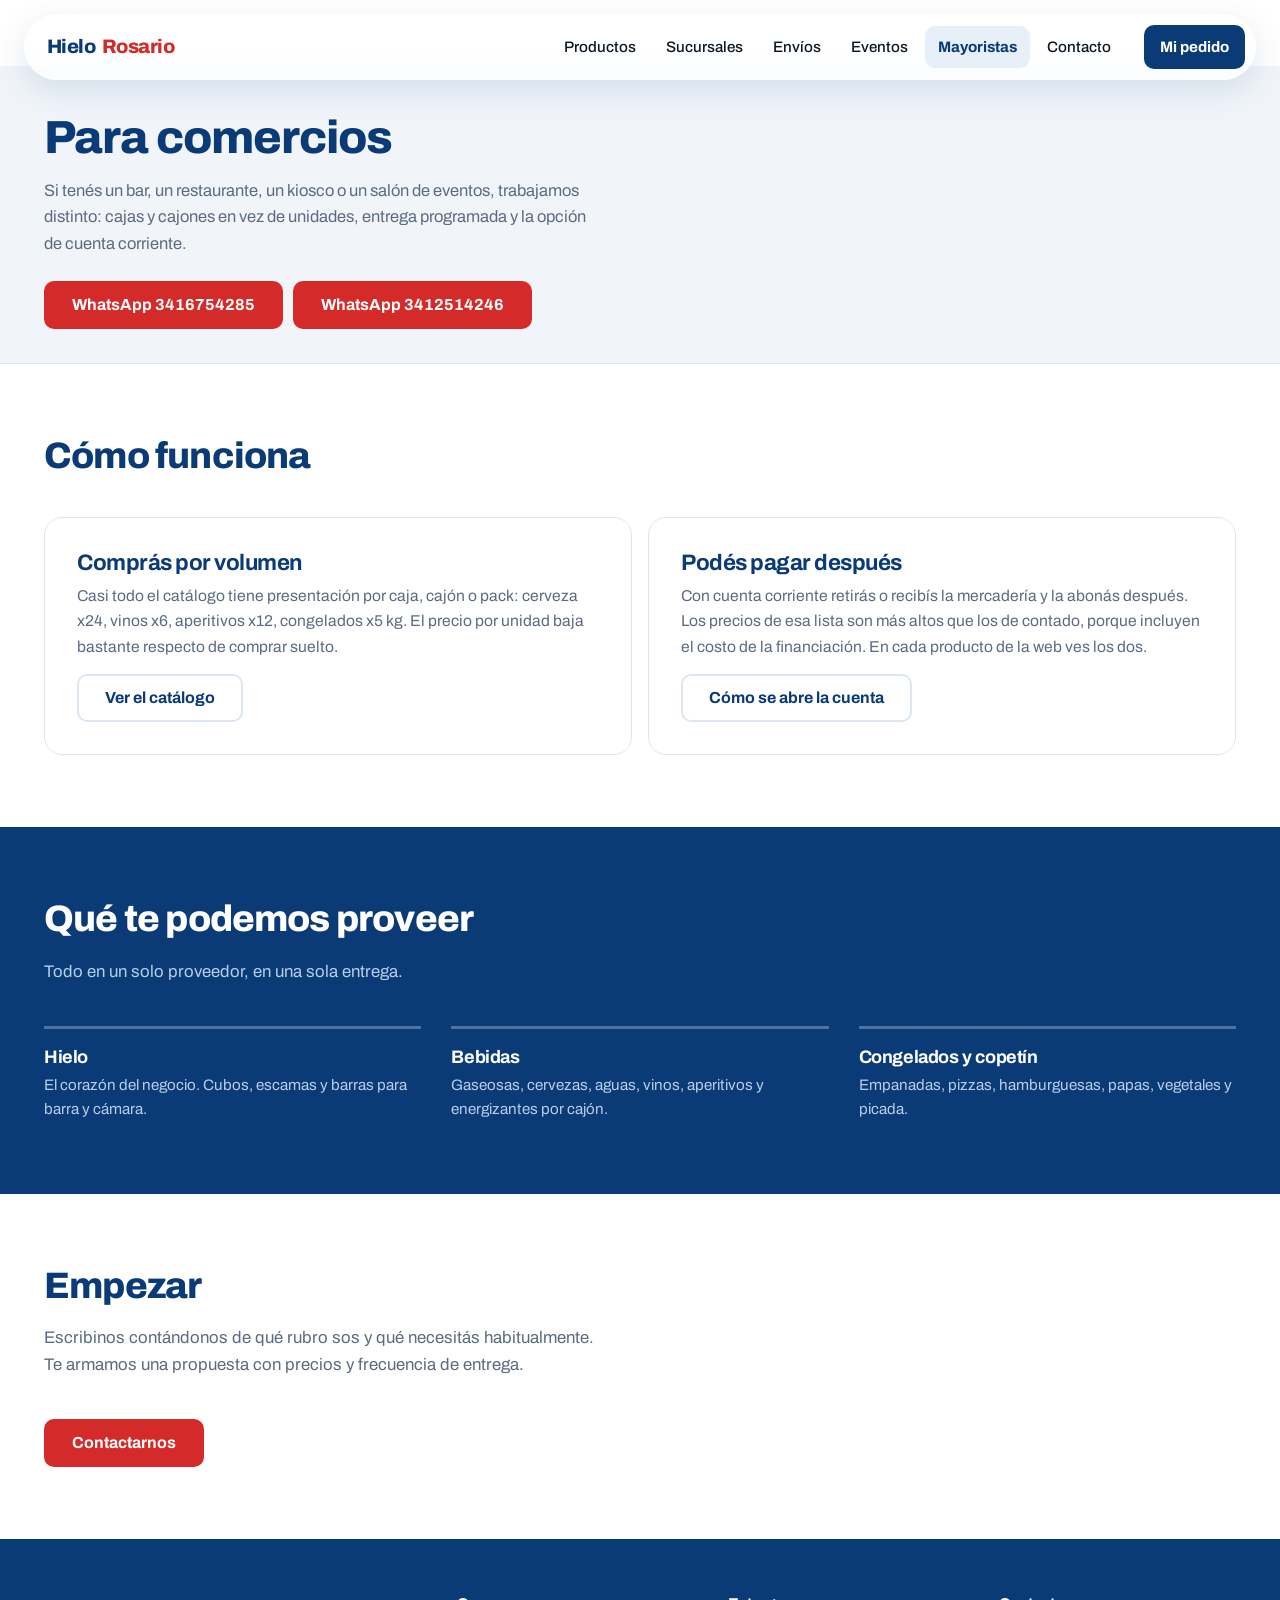
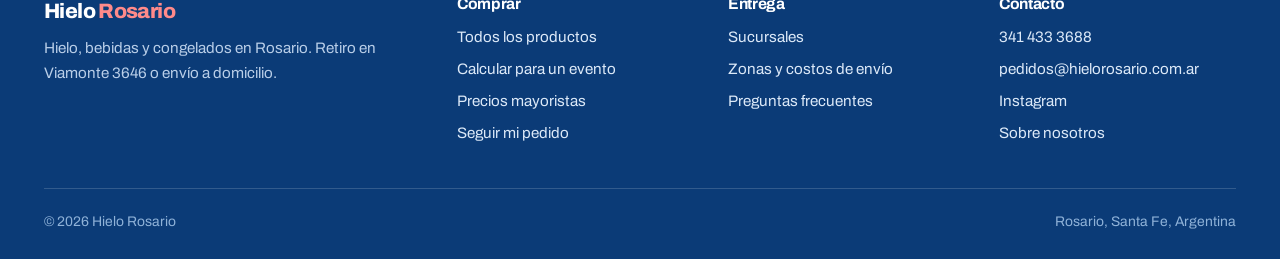
<file: mayoristas.html>
<!DOCTYPE html>
<html lang="es-AR">
<head>
<meta charset="utf-8">
<meta name="viewport" content="width=device-width, initial-scale=1">
<title>Para comercios — Hielo Rosario</title>
<meta name="description" content="Bares, restaurantes, kioscos y salones: cuenta corriente, precios por volumen y entrega programada en Rosario.">
<link rel="preconnect" href="https://fonts.googleapis.com">
<link rel="preconnect" href="https://fonts.gstatic.com" crossorigin>
<link href="https://fonts.googleapis.com/css2?family=Archivo:wght@400;500;700;800&display=swap" rel="stylesheet">
<link rel="stylesheet" href="estilos.css">
</head>
<body>

<div id="header"></div>

<main>
  <section class="cabecera">
    <div class="contenedor">
      <h1>Para comercios</h1>
      <p class="cabecera__bajada">
        Si tenés un bar, un restaurante, un kiosco o un salón de eventos, trabajamos
        distinto: cajas y cajones en vez de unidades, entrega programada y la opción
        de cuenta corriente.
      </p>
      <div class="acciones-wa" id="whatsapps"></div>
    </div>
  </section>

  <section class="seccion">
    <div class="contenedor">
      <div class="seccion__intro"><h2>Cómo funciona</h2></div>
      <div class="duo">
        <div class="panel">
          <h3>Comprás por volumen</h3>
          <p>Casi todo el catálogo tiene presentación por caja, cajón o pack: cerveza x24,
             vinos x6, aperitivos x12, congelados x5 kg. El precio por unidad baja bastante
             respecto de comprar suelto.</p>
          <a class="boton boton--linea" href="productos.html">Ver el catálogo</a>
        </div>
        <div class="panel">
          <h3>Podés pagar después</h3>
          <p>Con cuenta corriente retirás o recibís la mercadería y la abonás después.
             Los precios de esa lista son más altos que los de contado, porque incluyen
             el costo de la financiación. En cada producto de la web ves los dos.</p>
          <a class="boton boton--linea" href="preguntas-frecuentes.html">Cómo se abre la cuenta</a>
        </div>
      </div>
    </div>
  </section>

  <section class="seccion seccion--azul">
    <div class="contenedor">
      <div class="seccion__intro">
        <h2>Qué te podemos proveer</h2>
        <p>Todo en un solo proveedor, en una sola entrega.</p>
      </div>
      <div class="pasos">
        <div class="paso">
          <h3>Hielo</h3>
          <p>El corazón del negocio. Cubos, escamas y barras para barra y cámara.</p>
        </div>
        <div class="paso">
          <h3>Bebidas</h3>
          <p>Gaseosas, cervezas, aguas, vinos, aperitivos y energizantes por cajón.</p>
        </div>
        <div class="paso">
          <h3>Congelados y copetín</h3>
          <p>Empanadas, pizzas, hamburguesas, papas, vegetales y picada.</p>
        </div>
      </div>
    </div>
  </section>

  <section class="seccion">
    <div class="contenedor">
      <div class="seccion__intro">
        <h2>Empezar</h2>
        <p>Escribinos contándonos de qué rubro sos y qué necesitás habitualmente.
           Te armamos una propuesta con precios y frecuencia de entrega.</p>
      </div>
      <a class="boton boton--principal" href="contacto.html">Contactarnos</a>
    </div>
  </section>
</main>

<div id="footer"></div>

<script src="config.js"></script>
<script src="carrito.js"></script>
<script src="datos.js"></script>
<script src="layout.js"></script>
<script src="contacto.js"></script>
</body>
</html>
</file>
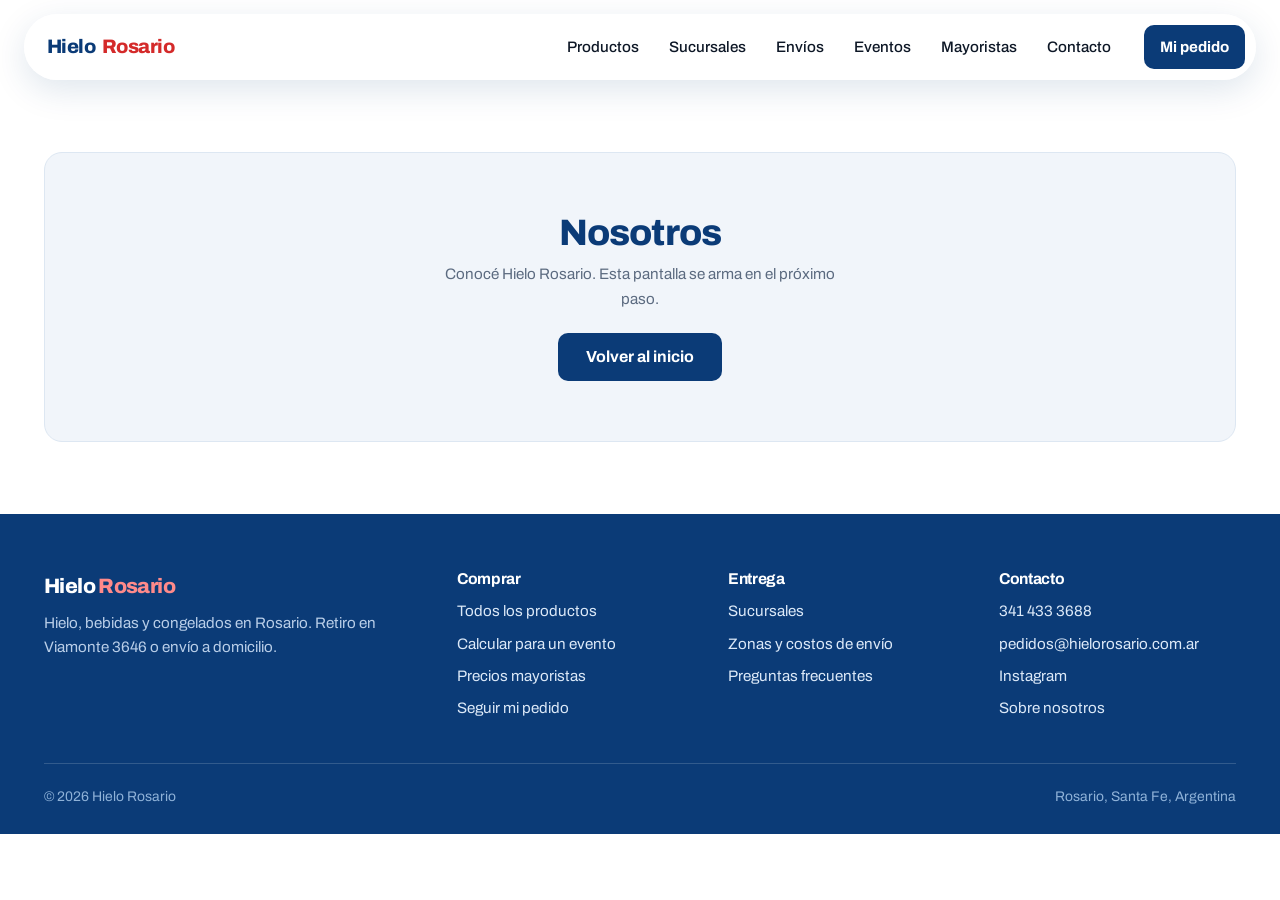
<file: nosotros.html>
<!DOCTYPE html>
<html lang="es-AR">
<head>
<meta charset="utf-8">
<meta name="viewport" content="width=device-width, initial-scale=1">
<title>Nosotros — Hielo Rosario</title>
<meta name="description" content="Conocé Hielo Rosario.">
<link rel="preconnect" href="https://fonts.googleapis.com">
<link rel="preconnect" href="https://fonts.gstatic.com" crossorigin>
<link href="https://fonts.googleapis.com/css2?family=Archivo:wght@400;500;700;800&display=swap" rel="stylesheet">
<link rel="stylesheet" href="estilos.css">
</head>
<body>

<div id="header"></div>

<main>
  <section class="seccion">
    <div class="contenedor">
      <div class="aviso aviso--obra">
        <h2>Nosotros</h2>
        <p>Conocé Hielo Rosario. Esta pantalla se arma en el próximo paso.</p>
        <a class="boton boton--azul" href="index.html">Volver al inicio</a>
      </div>
    </div>
  </section>
</main>

<div id="footer"></div>

<script src="config.js"></script>
<script src="carrito.js"></script>
<script src="datos.js"></script>
<script src="layout.js"></script>
</body>
</html>
</file>
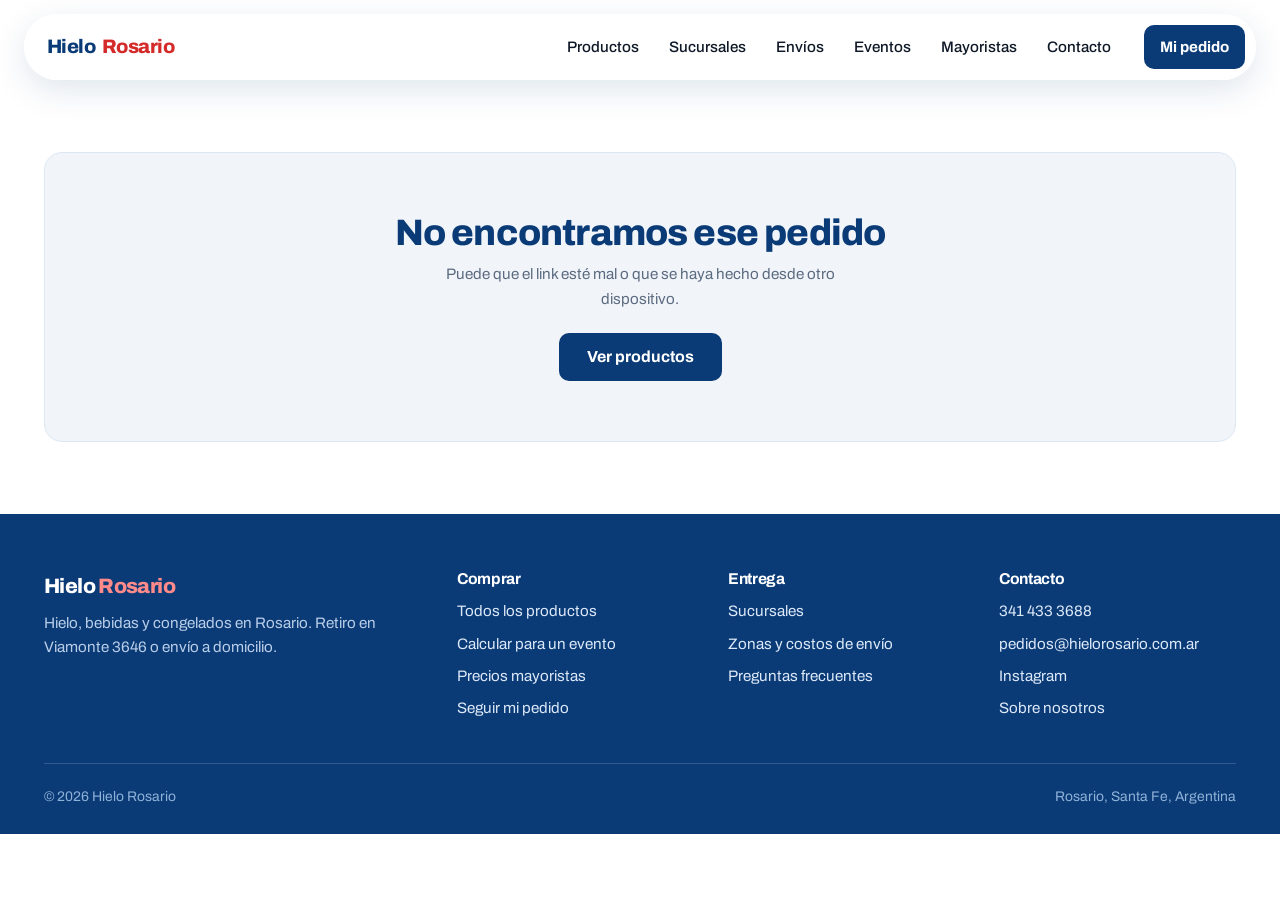
<file: pedido-confirmacion.html>
<!DOCTYPE html>
<html lang="es-AR">
<head>
<meta charset="utf-8">
<meta name="viewport" content="width=device-width, initial-scale=1">
<title>Pedido confirmado — Hielo Rosario</title>
<meta name="description" content="Recibimos tu pedido.">
<meta name="robots" content="noindex">
<link rel="preconnect" href="https://fonts.googleapis.com">
<link rel="preconnect" href="https://fonts.gstatic.com" crossorigin>
<link href="https://fonts.googleapis.com/css2?family=Archivo:wght@400;500;700;800&display=swap" rel="stylesheet">
<link rel="stylesheet" href="estilos.css">
</head>
<body>

<div id="header"></div>

<main>
  <section class="seccion">
    <div class="contenedor">
      <div id="confirmacion"><p class="cargando">Cargando…</p></div>
    </div>
  </section>
</main>

<div id="footer"></div>

<script src="config.js"></script>
<script src="carrito.js"></script>
<script src="datos.js"></script>
<script src="layout.js"></script>
<script src="pedido-confirmacion.js"></script>
</body>
</html>
</file>
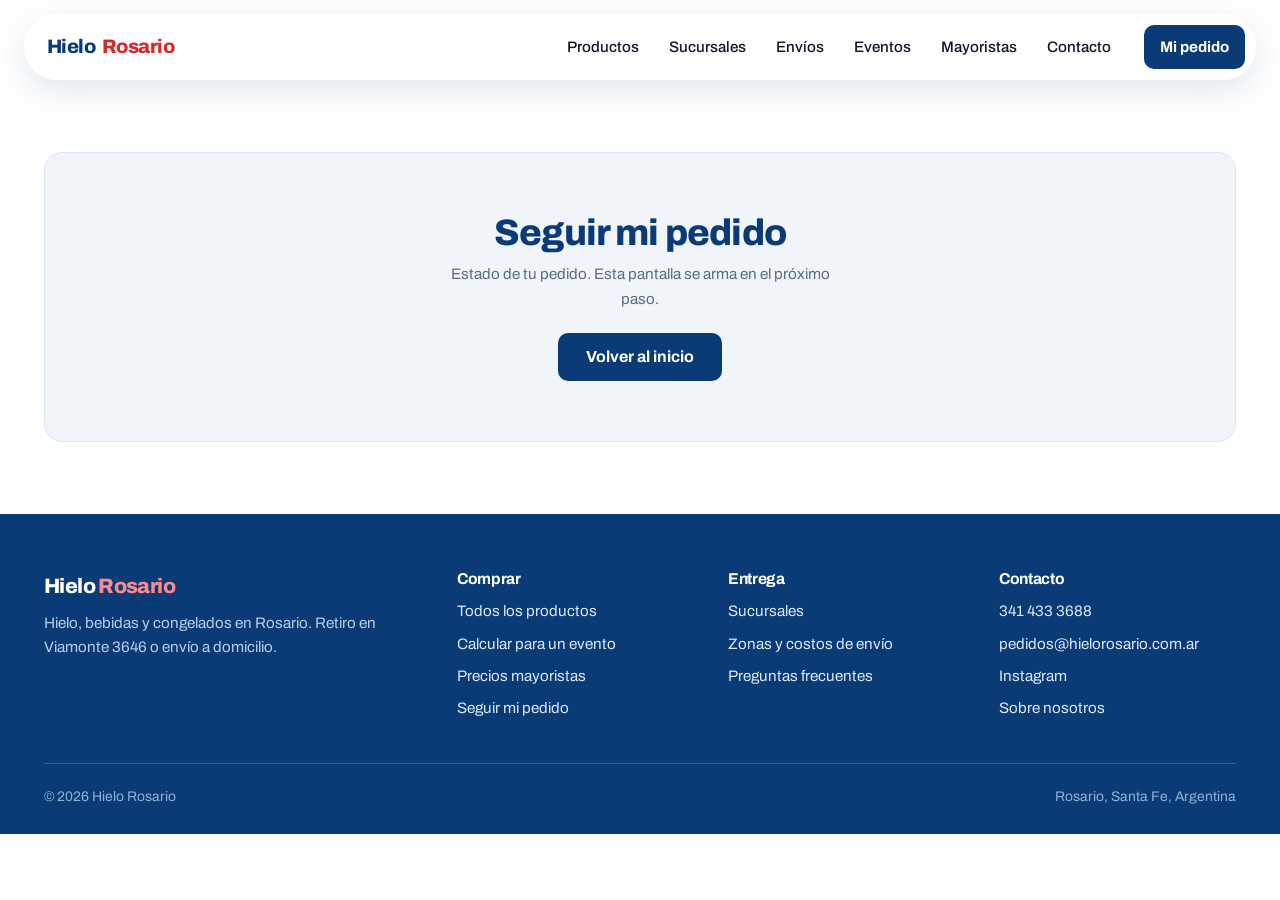
<file: pedido-seguimiento.html>
<!DOCTYPE html>
<html lang="es-AR">
<head>
<meta charset="utf-8">
<meta name="viewport" content="width=device-width, initial-scale=1">
<title>Seguir mi pedido — Hielo Rosario</title>
<meta name="description" content="Estado de tu pedido.">
<link rel="preconnect" href="https://fonts.googleapis.com">
<link rel="preconnect" href="https://fonts.gstatic.com" crossorigin>
<link href="https://fonts.googleapis.com/css2?family=Archivo:wght@400;500;700;800&display=swap" rel="stylesheet">
<link rel="stylesheet" href="estilos.css">
</head>
<body>

<div id="header"></div>

<main>
  <section class="seccion">
    <div class="contenedor">
      <div class="aviso aviso--obra">
        <h2>Seguir mi pedido</h2>
        <p>Estado de tu pedido. Esta pantalla se arma en el próximo paso.</p>
        <a class="boton boton--azul" href="index.html">Volver al inicio</a>
      </div>
    </div>
  </section>
</main>

<div id="footer"></div>

<script src="config.js"></script>
<script src="carrito.js"></script>
<script src="datos.js"></script>
<script src="layout.js"></script>
</body>
</html>
</file>
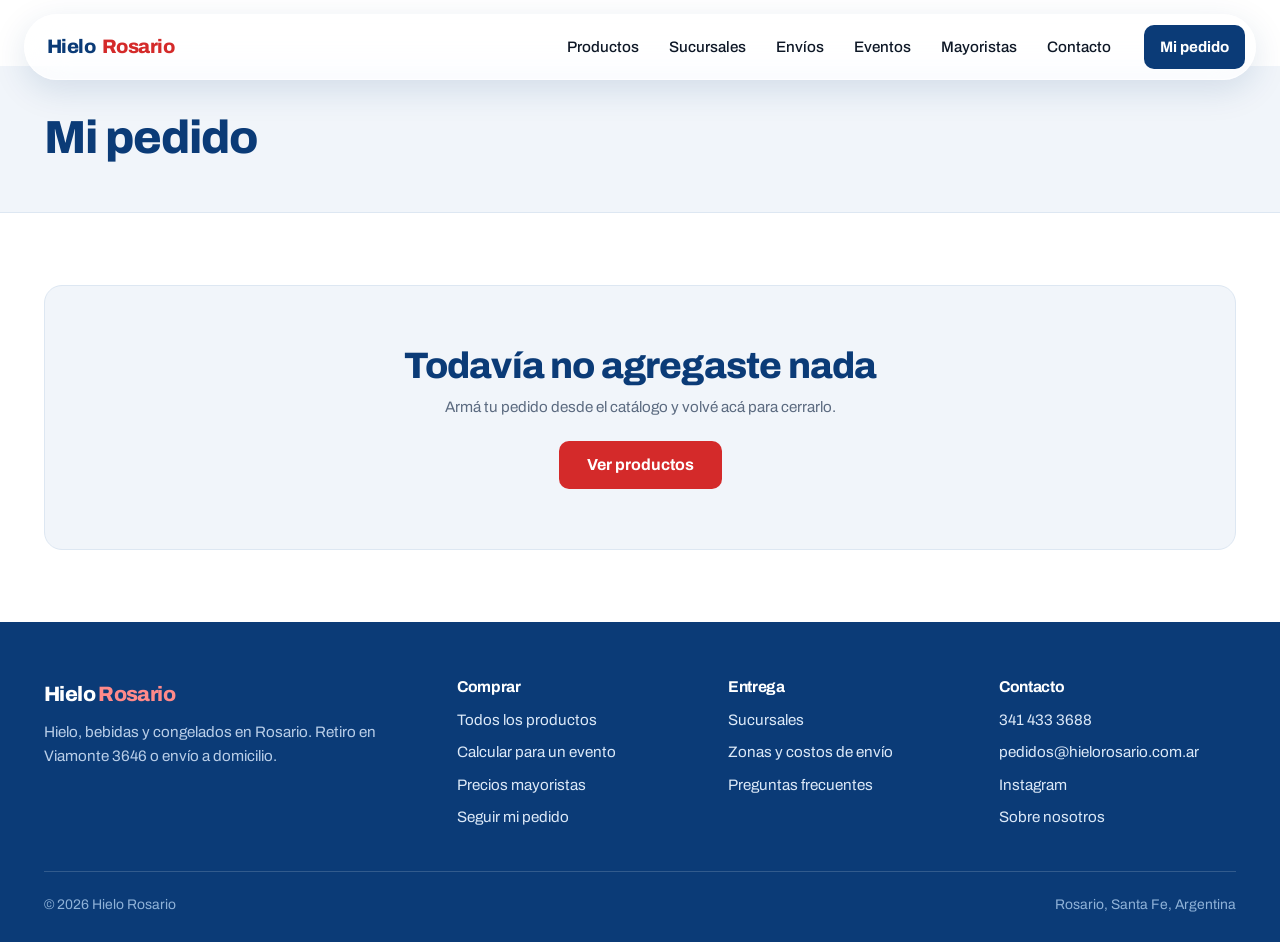
<file: pedido.html>
<!DOCTYPE html>
<html lang="es-AR">
<head>
<meta charset="utf-8">
<meta name="viewport" content="width=device-width, initial-scale=1">
<title>Mi pedido — Hielo Rosario</title>
<meta name="description" content="Revisá tu pedido, elegí retiro en el local o envío a domicilio y confirmalo.">
<link rel="preconnect" href="https://fonts.googleapis.com">
<link rel="preconnect" href="https://fonts.gstatic.com" crossorigin>
<link href="https://fonts.googleapis.com/css2?family=Archivo:wght@400;500;700;800&display=swap" rel="stylesheet">
<link rel="stylesheet" href="estilos.css">
</head>
<body>

<div id="header"></div>

<main>
  <section class="cabecera">
    <div class="contenedor"><h1>Mi pedido</h1></div>
  </section>

  <section class="seccion">
    <div class="contenedor">

      <div id="vacio" class="aviso aviso--obra hidden">
        <h2>Todavía no agregaste nada</h2>
        <p>Armá tu pedido desde el catálogo y volvé acá para cerrarlo.</p>
        <a class="boton boton--principal" href="productos.html">Ver productos</a>
      </div>

      <div id="contenido" class="checkout hidden">
        <div class="checkout__cuerpo">

          <section class="bloque">
            <h2 class="bloque__titulo">Productos</h2>
            <div id="items"></div>
            <a class="checkout__seguir" href="productos.html">Seguir agregando</a>
          </section>

          <section class="bloque">
            <h2 class="bloque__titulo">Cómo lo recibís</h2>
            <div class="opciones" id="entrega"></div>
          </section>

          <section class="bloque">
            <h2 class="bloque__titulo">Tus datos</h2>
            <div id="formulario"></div>
          </section>

        </div>

        <aside class="checkout__resumen" id="resumen"></aside>
      </div>

    </div>
  </section>
</main>

<div id="footer"></div>

<script src="config.js"></script>
<script src="carrito.js"></script>
<script src="datos.js"></script>
<script src="layout.js"></script>
<script src="pedido.js"></script>
</body>
</html>
</file>
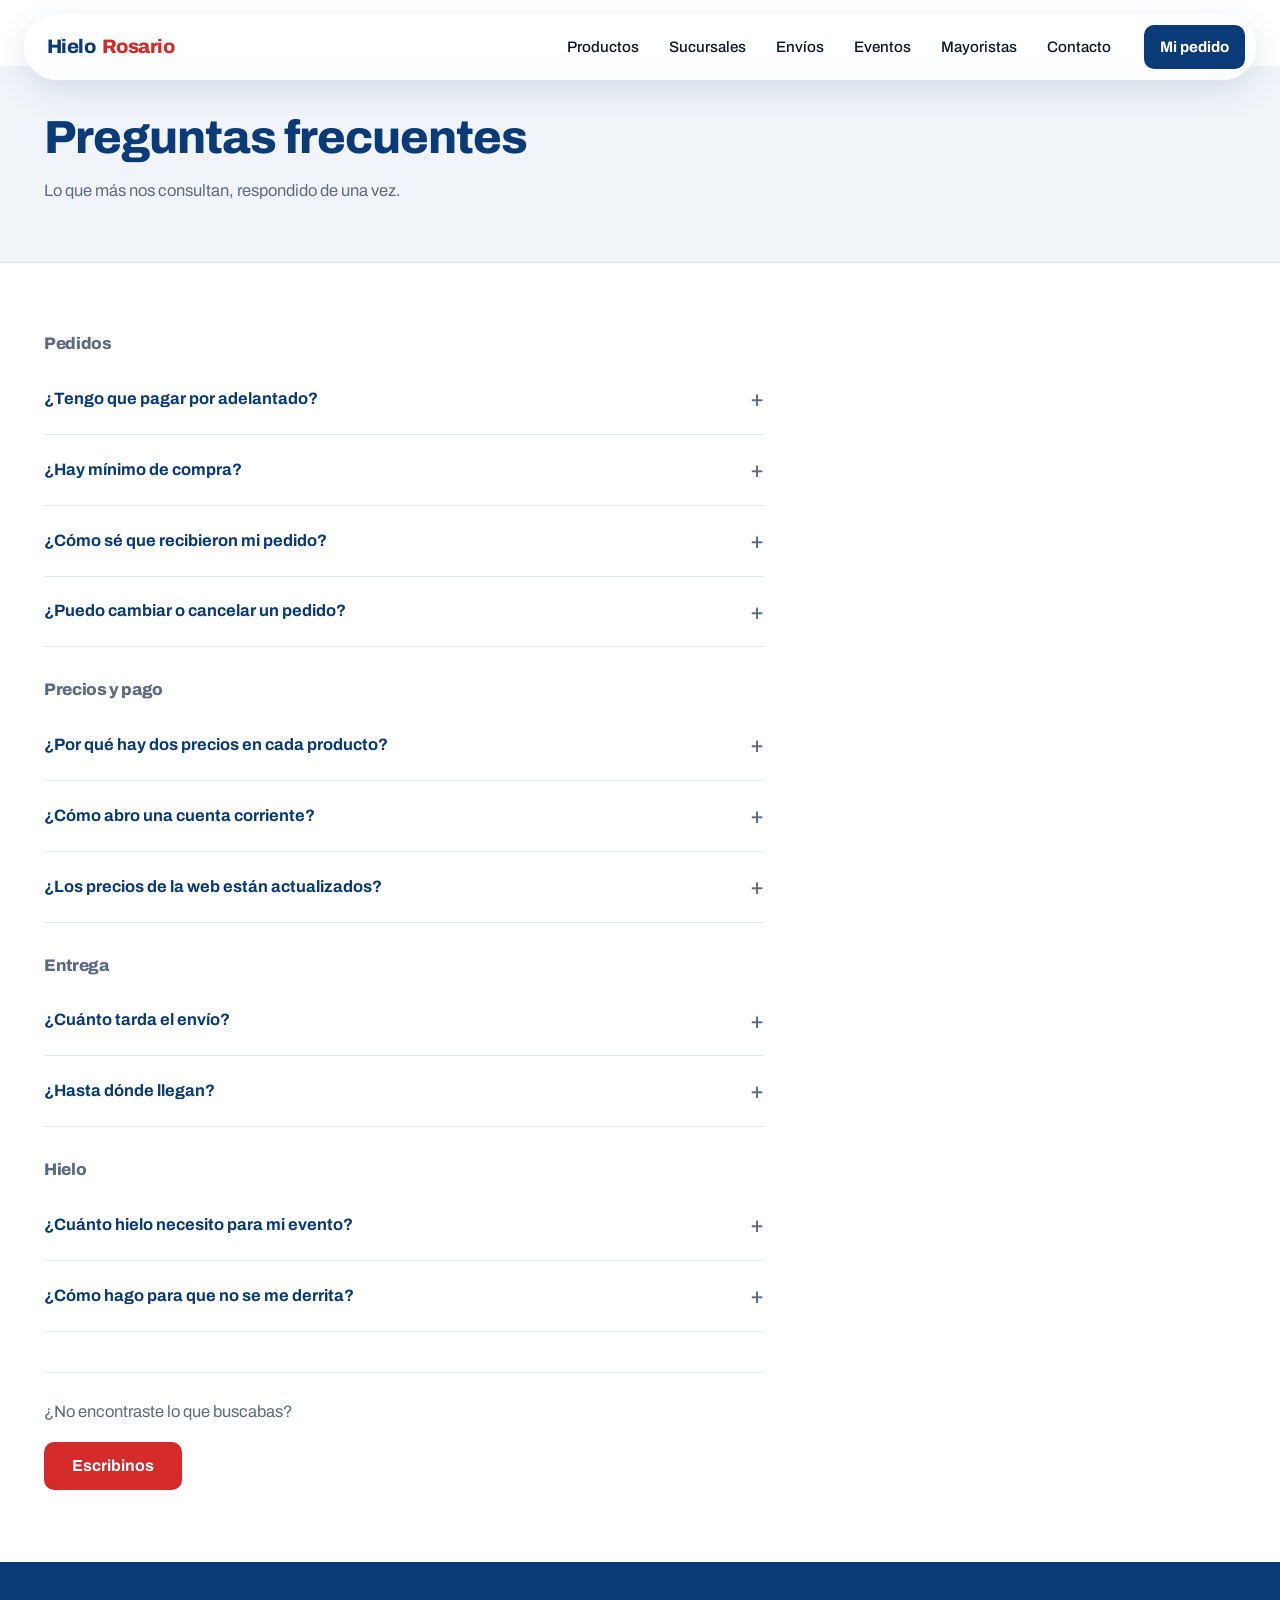
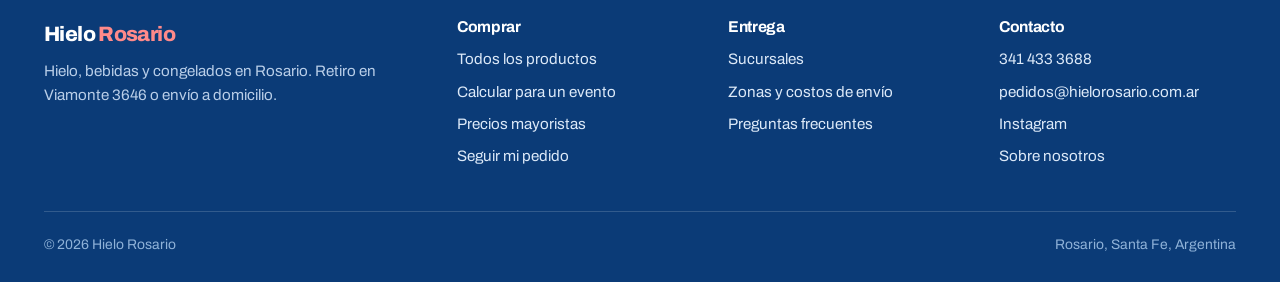
<file: preguntas-frecuentes.html>
<!DOCTYPE html>
<html lang="es-AR">
<head>
<meta charset="utf-8">
<meta name="viewport" content="width=device-width, initial-scale=1">
<title>Preguntas frecuentes — Hielo Rosario</title>
<meta name="description" content="Mínimos de compra, formas de pago, envíos y cuenta corriente. Todo lo que preguntan sobre pedidos en Hielo Rosario.">
<link rel="preconnect" href="https://fonts.googleapis.com">
<link rel="preconnect" href="https://fonts.gstatic.com" crossorigin>
<link href="https://fonts.googleapis.com/css2?family=Archivo:wght@400;500;700;800&display=swap" rel="stylesheet">
<link rel="stylesheet" href="estilos.css">
</head>
<body>

<div id="header"></div>

<main>
  <section class="cabecera">
    <div class="contenedor">
      <h1>Preguntas frecuentes</h1>
      <p class="cabecera__bajada">Lo que más nos consultan, respondido de una vez.</p>
    </div>
  </section>

  <section class="seccion">
    <div class="contenedor">
      <div class="faq">

        <h2 class="faq__grupo">Pedidos</h2>

        <details class="faq__item">
          <summary>¿Tengo que pagar por adelantado?</summary>
          <div class="faq__cuerpo">
            <p>No. El pedido se abona al retirarlo por el local o al recibirlo en tu domicilio.
               Desde la web solo lo dejás armado.</p>
          </div>
        </details>

        <details class="faq__item">
          <summary>¿Hay mínimo de compra?</summary>
          <div class="faq__cuerpo">
            <p>Retirando por el local, no hay mínimo nunca. Con envío a domicilio el mínimo
               es de $8.000, salvo que el pedido incluya hielo: en ese caso tampoco hay mínimo.</p>
          </div>
        </details>

        <details class="faq__item">
          <summary>¿Cómo sé que recibieron mi pedido?</summary>
          <div class="faq__cuerpo">
            <p>Al confirmarlo te damos un número (por ejemplo HR-284954) y te escribimos por
               WhatsApp para acordar el horario. Guardá ese número por las dudas.</p>
          </div>
        </details>

        <details class="faq__item">
          <summary>¿Puedo cambiar o cancelar un pedido?</summary>
          <div class="faq__cuerpo">
            <p>Sí, mientras no haya salido el reparto. Escribinos por WhatsApp con el número
               de pedido y lo modificamos.</p>
          </div>
        </details>

        <h2 class="faq__grupo">Precios y pago</h2>

        <details class="faq__item">
          <summary>¿Por qué hay dos precios en cada producto?</summary>
          <div class="faq__cuerpo">
            <p>Manejamos dos listas. El precio grande es el de contado: efectivo, transferencia
               o débito. El de cuenta corriente es más alto porque es financiado, se paga después.
               Si podés pagar en el momento, siempre te conviene.</p>
          </div>
        </details>

        <details class="faq__item">
          <summary>¿Cómo abro una cuenta corriente?</summary>
          <div class="faq__cuerpo">
            <p>Es para comercios. Escribinos por WhatsApp contándonos de qué rubro sos y
               qué volumen manejás, y te pasamos las condiciones.</p>
          </div>
        </details>

        <details class="faq__item">
          <summary>¿Los precios de la web están actualizados?</summary>
          <div class="faq__cuerpo">
            <p>Los mantenemos al día, pero pueden cambiar. El precio se confirma cuando te
               escribimos para cerrar el pedido.</p>
          </div>
        </details>

        <h2 class="faq__grupo">Entrega</h2>

        <details class="faq__item">
          <summary>¿Cuánto tarda el envío?</summary>
          <div class="faq__cuerpo">
            <p>Depende de la zona y del horario en que lo pidas. En Rosario la mayoría de los
               pedidos salen el mismo día. Al confirmar te decimos el horario aproximado.</p>
          </div>
        </details>

        <details class="faq__item">
          <summary>¿Hasta dónde llegan?</summary>
          <div class="faq__cuerpo">
            <p>A Rosario y alrededores. Podés ver las zonas y los costos en la sección de
               envíos. Si no aparece la tuya, consultanos igual.</p>
          </div>
        </details>

        <h2 class="faq__grupo">Hielo</h2>

        <details class="faq__item">
          <summary>¿Cuánto hielo necesito para mi evento?</summary>
          <div class="faq__cuerpo">
            <p>Depende de cuánta gente hay, cuántas horas dura y si se sirven tragos.
               Tenemos una calculadora que te lo estima en el momento.</p>
            <a class="boton boton--linea boton--chico" href="eventos.html">Calcular</a>
          </div>
        </details>

        <details class="faq__item">
          <summary>¿Cómo hago para que no se me derrita?</summary>
          <div class="faq__cuerpo">
            <p>Conservadora cerrada y a la sombra, abriéndola lo menos posible. Conviene
               tener una para enfriar botellas y otra aparte para el hielo que va al vaso.
               Si no tenés conservadora, las alquilamos.</p>
          </div>
        </details>

      </div>

      <div class="faq__pie">
        <p>¿No encontraste lo que buscabas?</p>
        <a class="boton boton--principal" href="contacto.html">Escribinos</a>
      </div>
    </div>
  </section>
</main>

<div id="footer"></div>

<script src="config.js"></script>
<script src="carrito.js"></script>
<script src="datos.js"></script>
<script src="layout.js"></script>
</body>
</html>
</file>
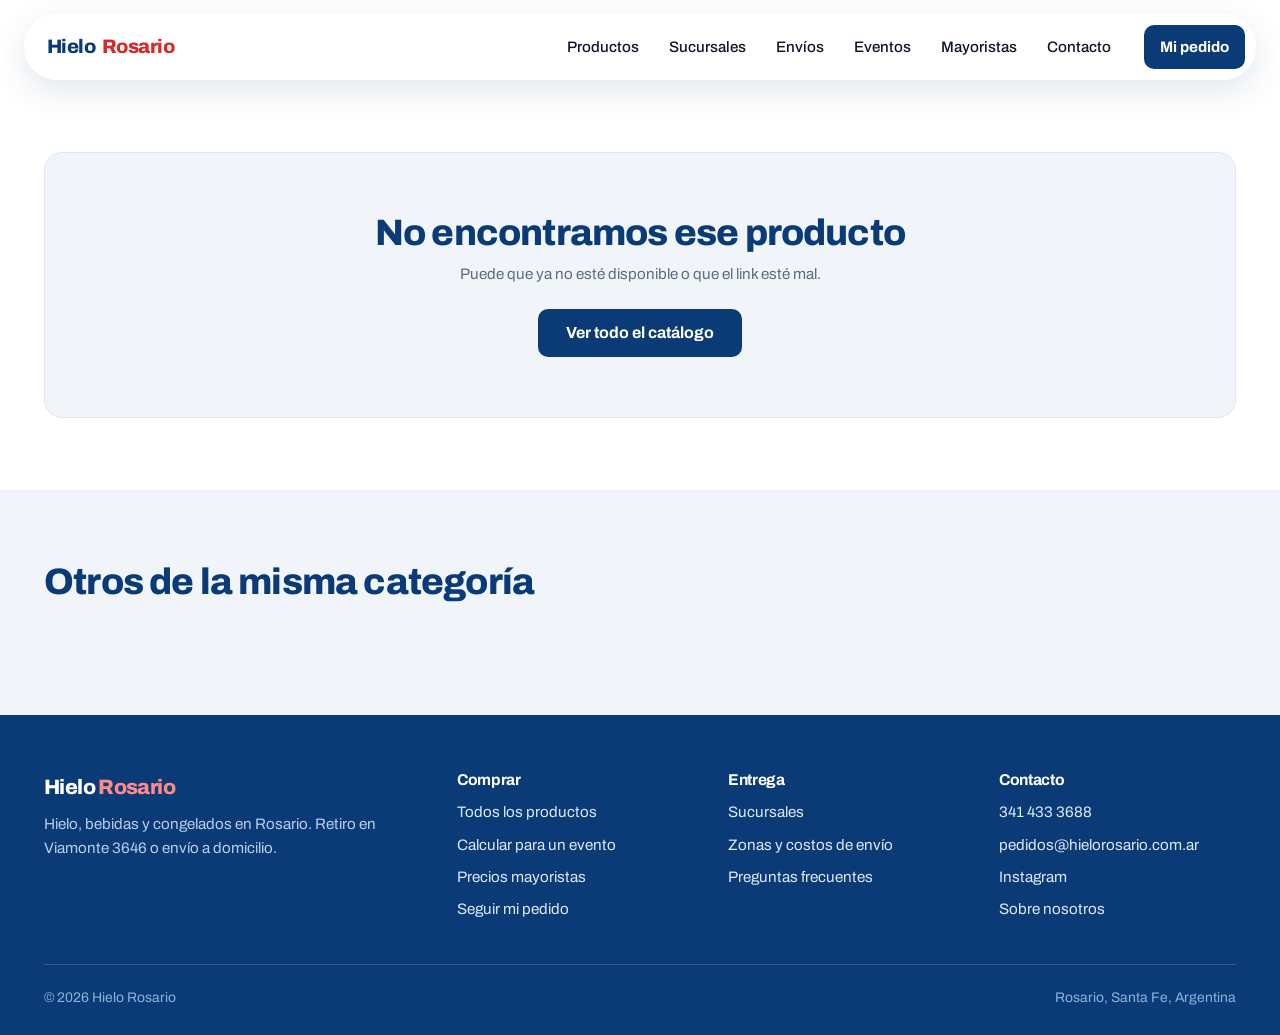
<file: producto.html>
<!DOCTYPE html>
<html lang="es-AR">
<head>
<meta charset="utf-8">
<meta name="viewport" content="width=device-width, initial-scale=1">
<title>Producto — Hielo Rosario</title>
<meta name="description" content="Ficha de producto de Hielo Rosario.">
<link rel="preconnect" href="https://fonts.googleapis.com">
<link rel="preconnect" href="https://fonts.gstatic.com" crossorigin>
<link href="https://fonts.googleapis.com/css2?family=Archivo:wght@400;500;700;800&display=swap" rel="stylesheet">
<link rel="stylesheet" href="estilos.css">
</head>
<body>

<div id="header"></div>

<main>
  <section class="seccion">
    <div class="contenedor">
      <div id="ficha"><p class="cargando">Cargando…</p></div>
    </div>
  </section>

  <section class="seccion seccion--fria" id="seccionRelacionados">
    <div class="contenedor">
      <div class="seccion__intro"><h2>Otros de la misma categoría</h2></div>
      <div class="grilla-productos" id="relacionados"></div>
    </div>
  </section>
</main>

<div id="footer"></div>

<script src="config.js"></script>
<script src="carrito.js"></script>
<script src="datos.js"></script>
<script src="layout.js"></script>
<script src="producto.js"></script>
</body>
</html>
</file>
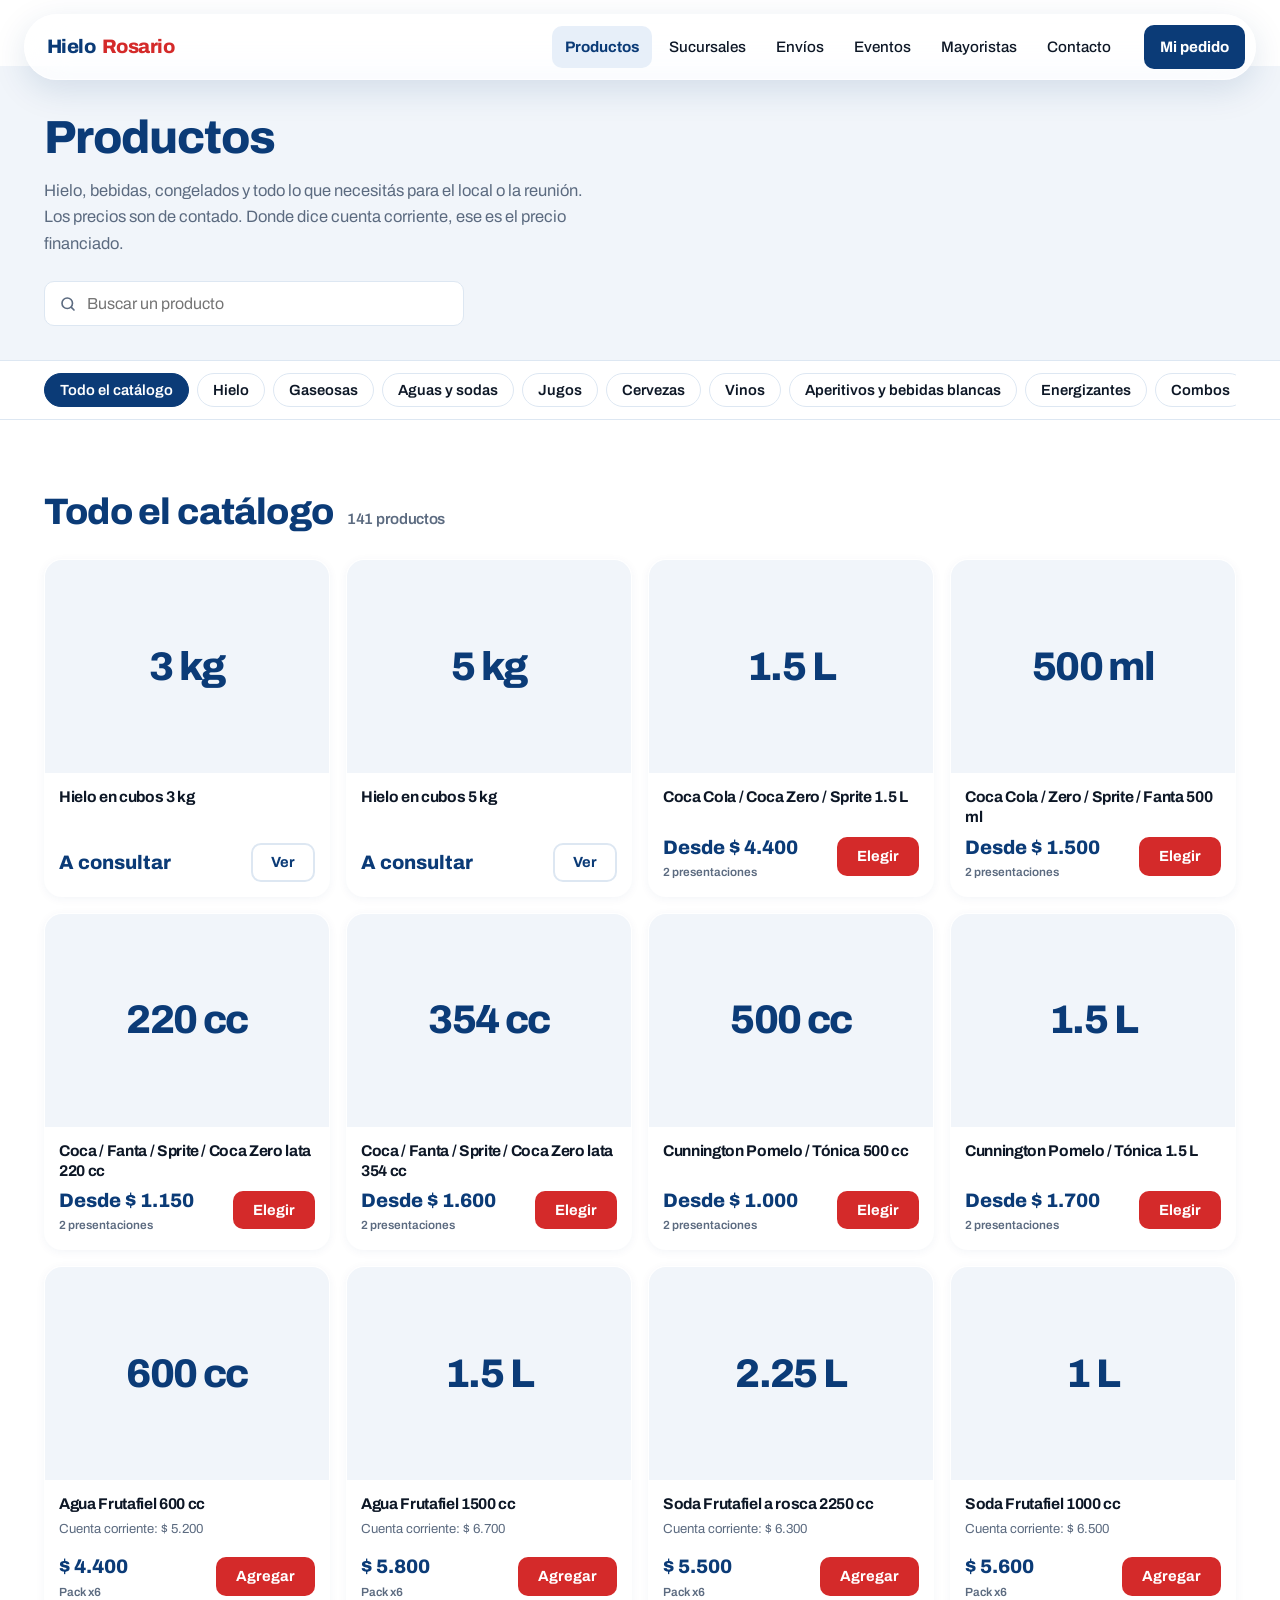
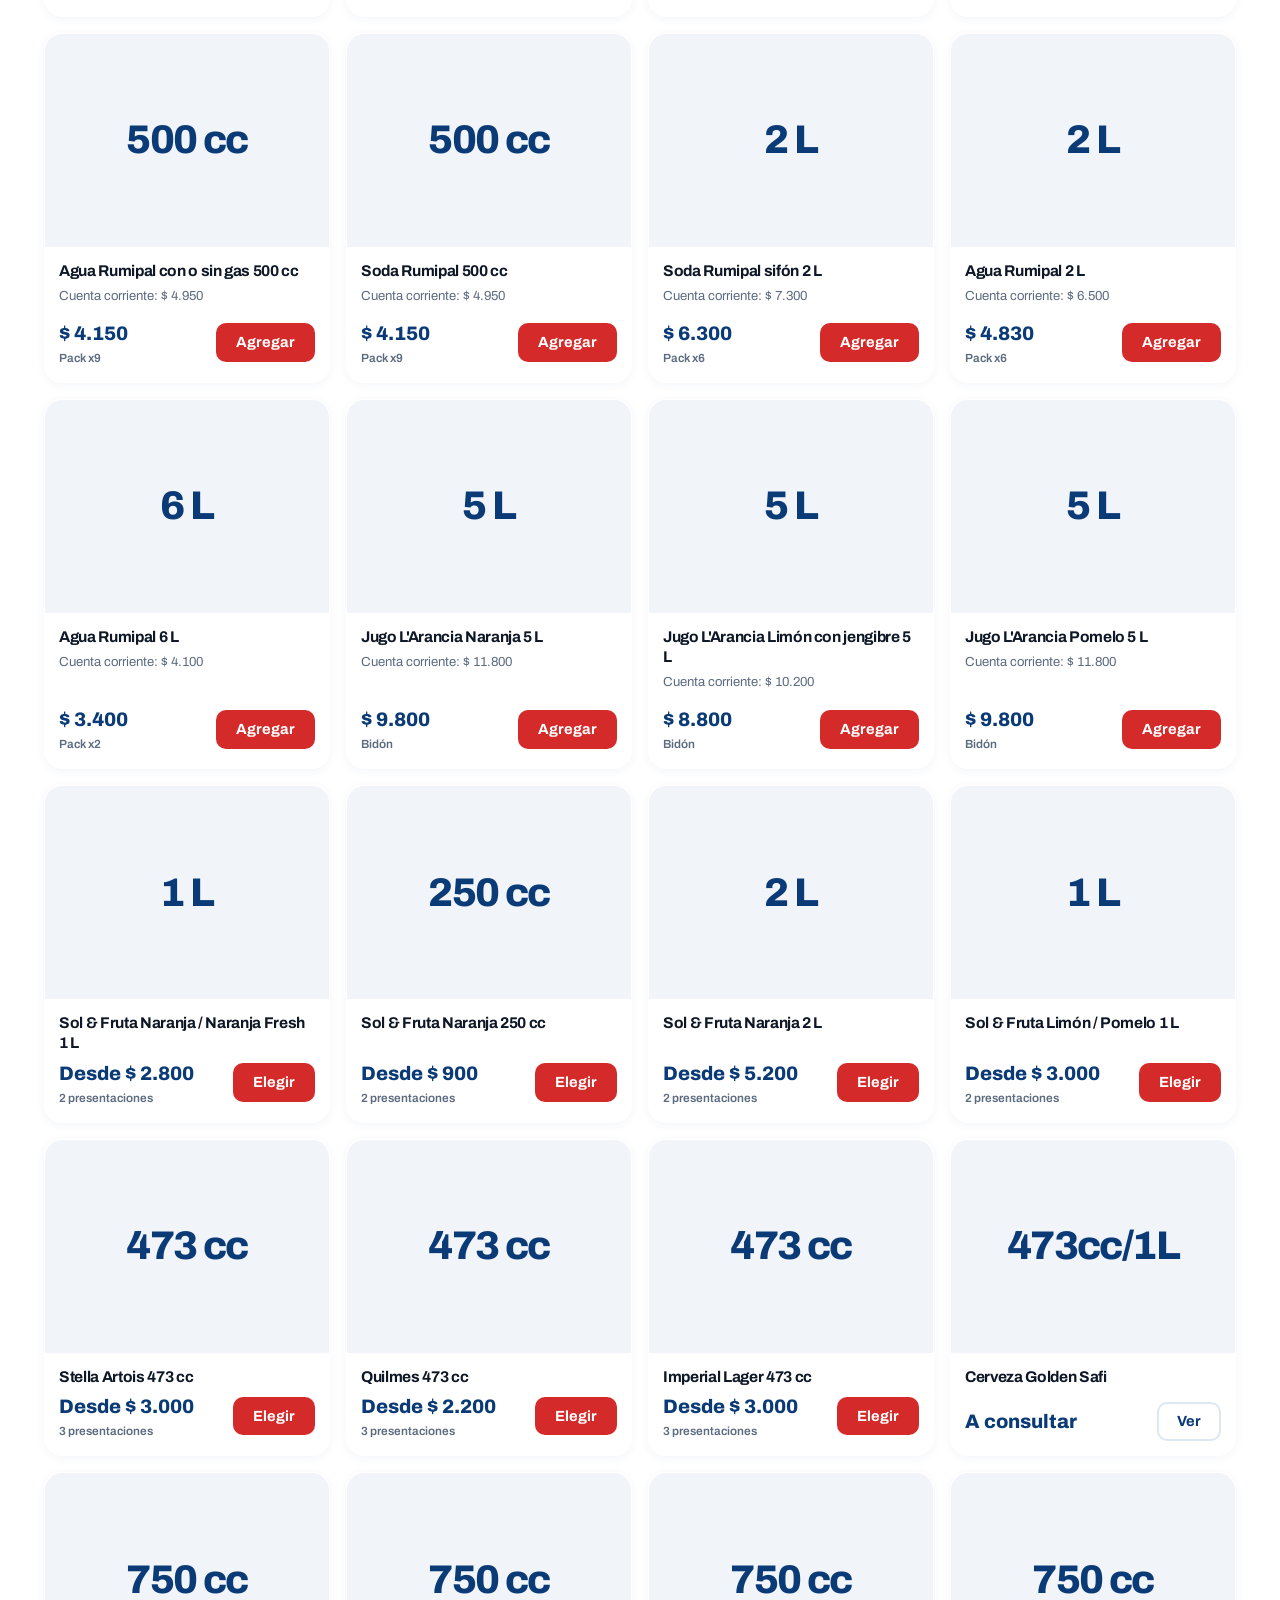
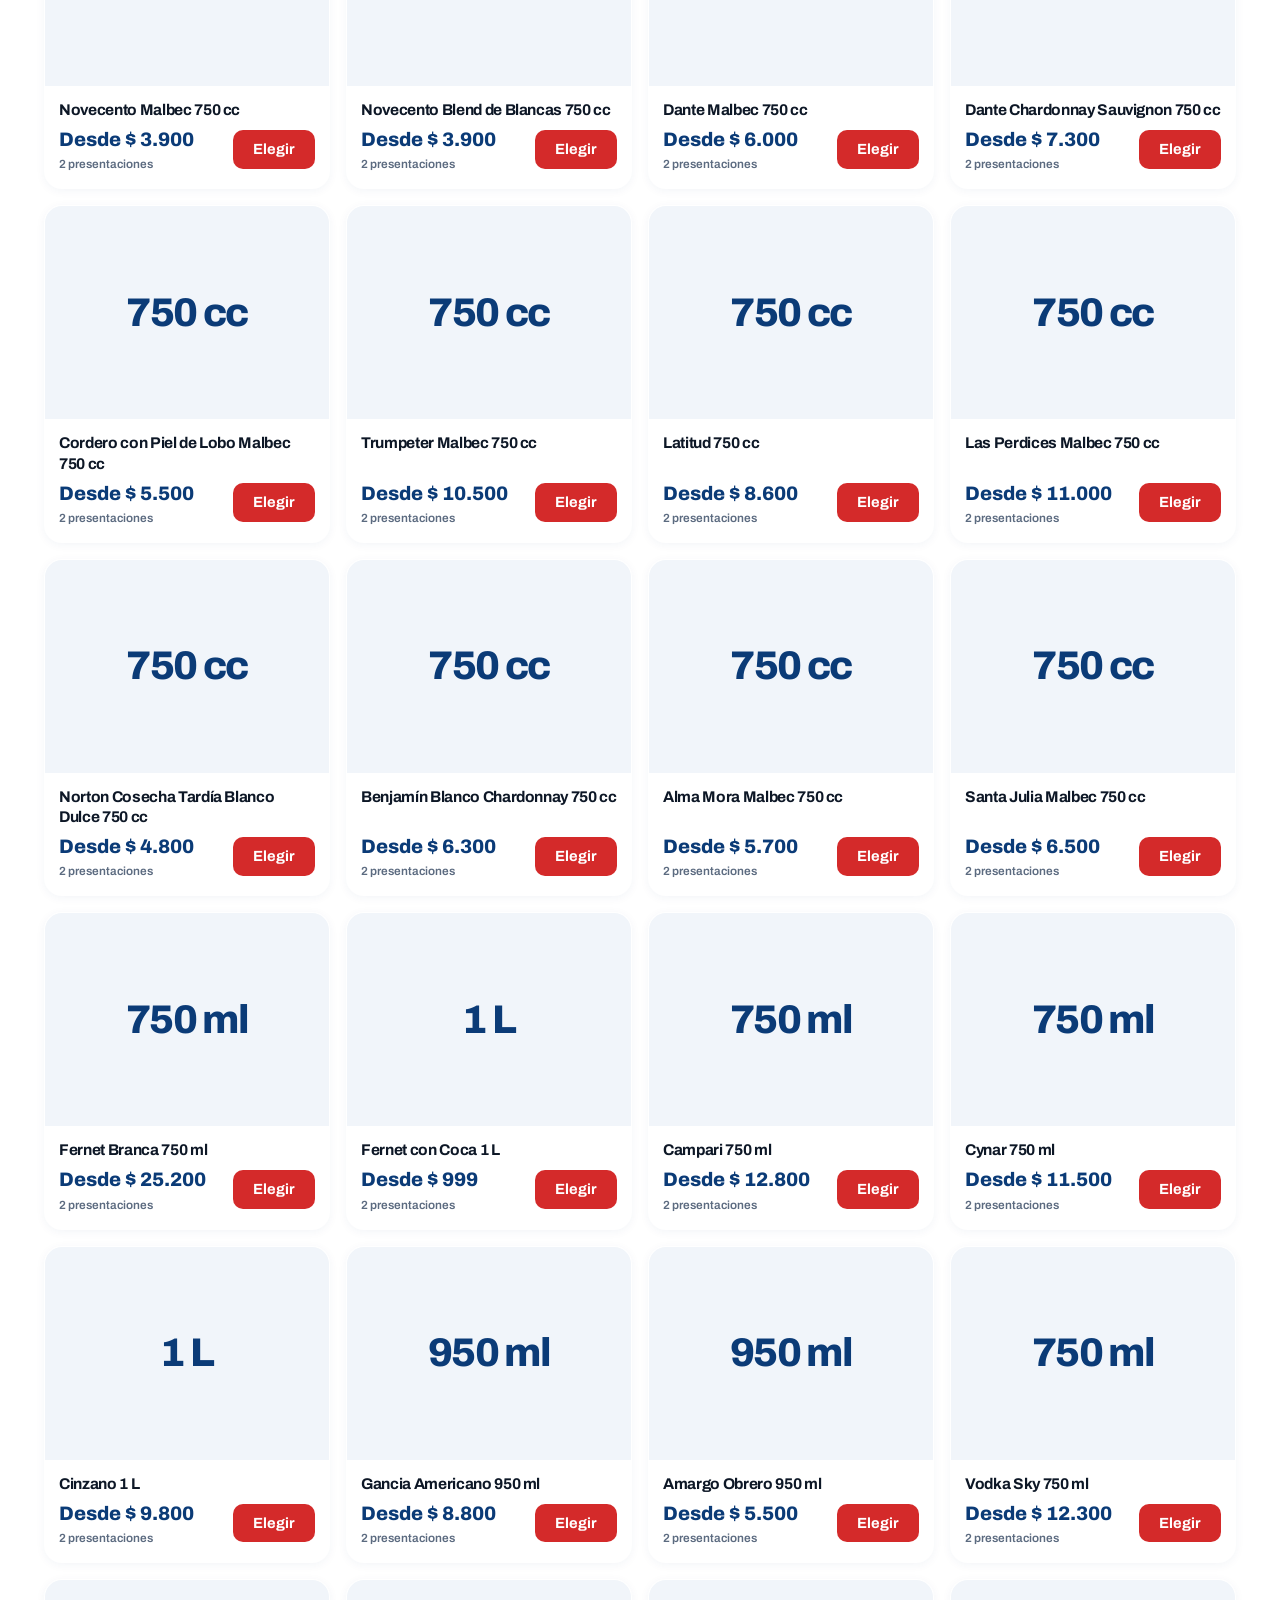
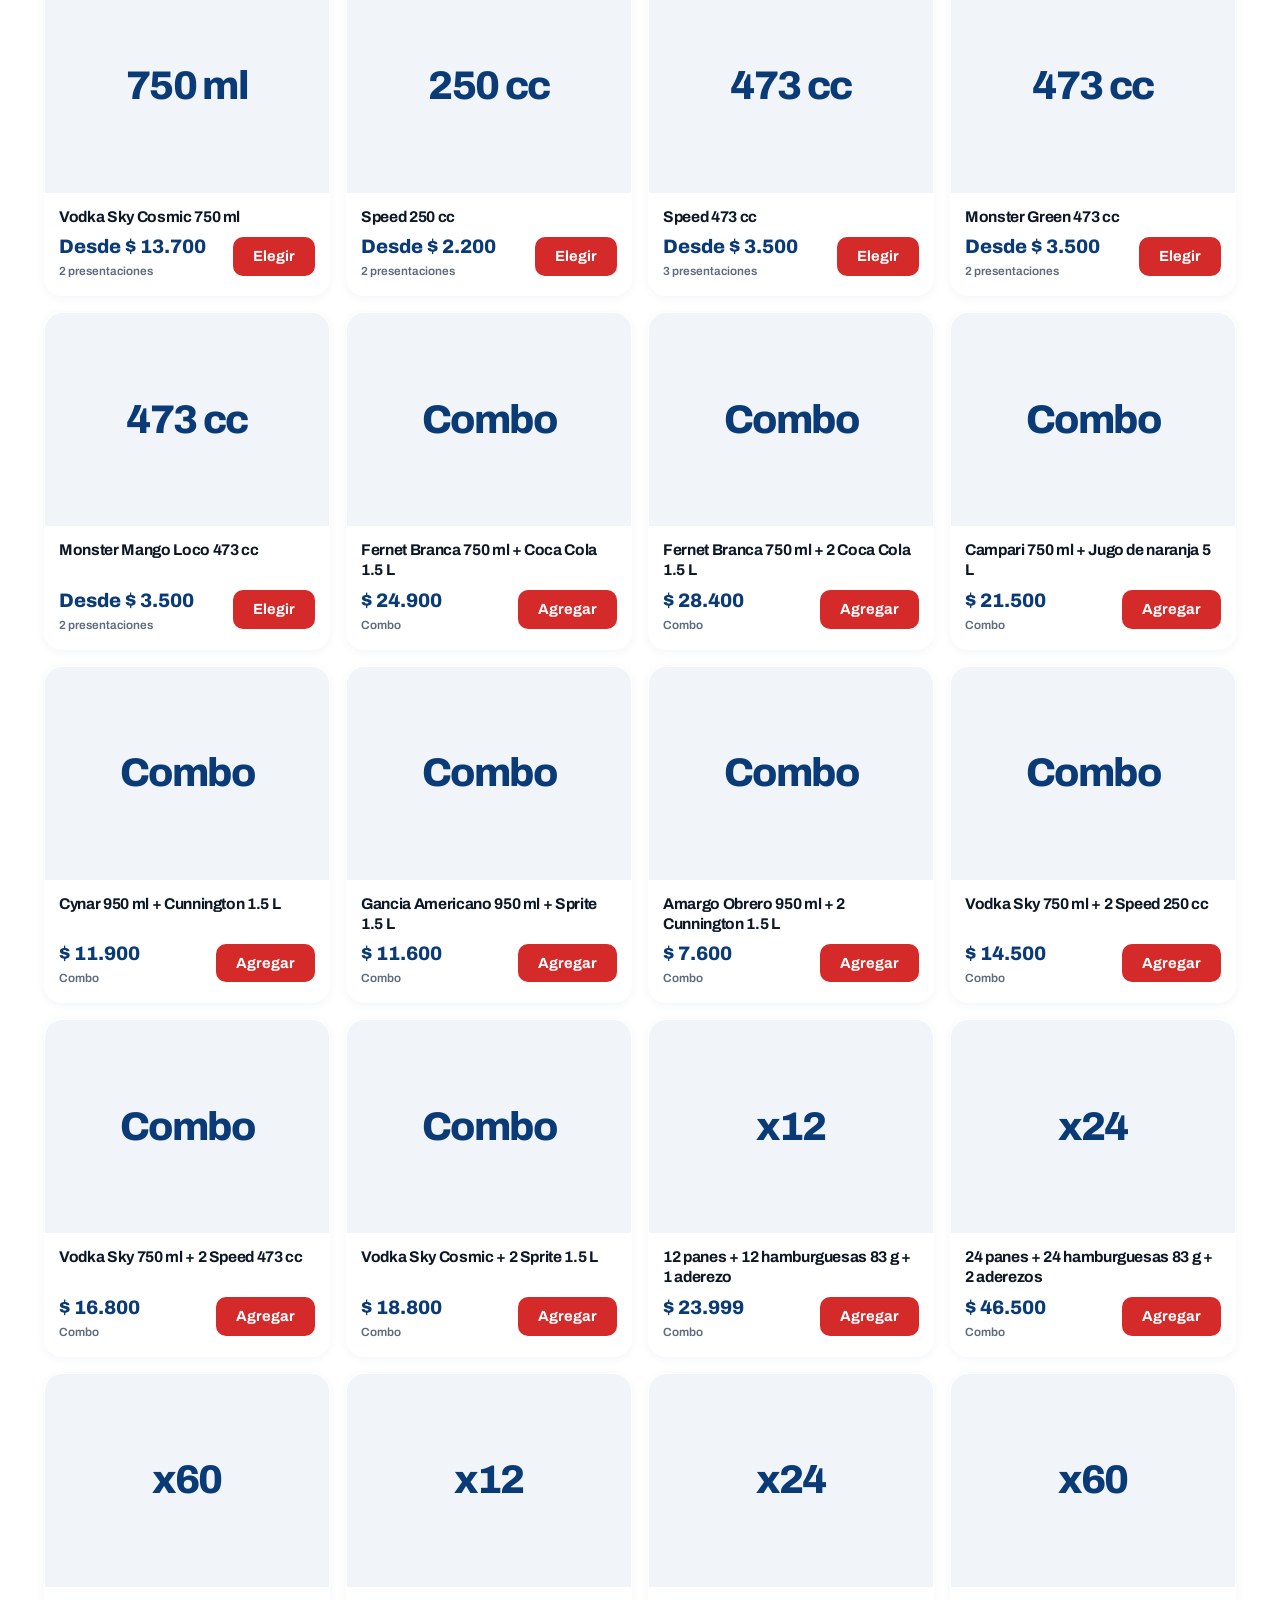
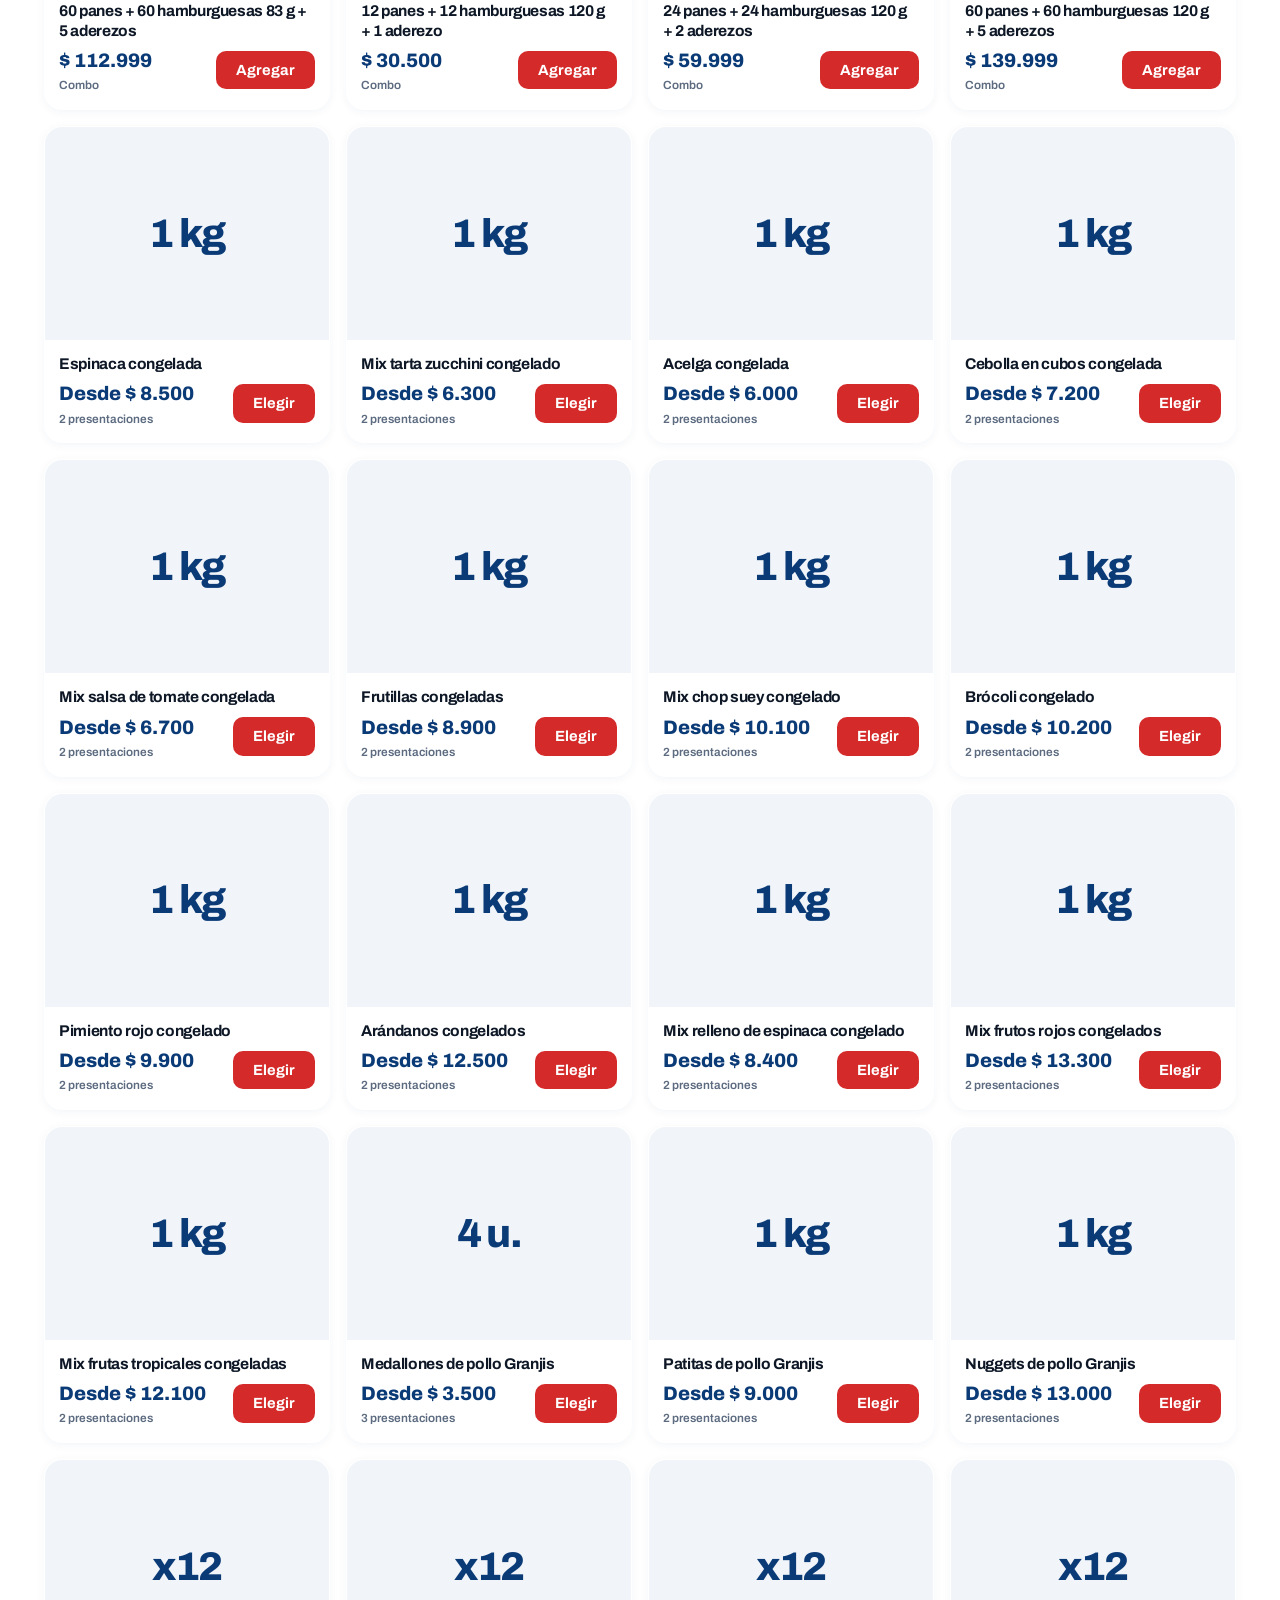
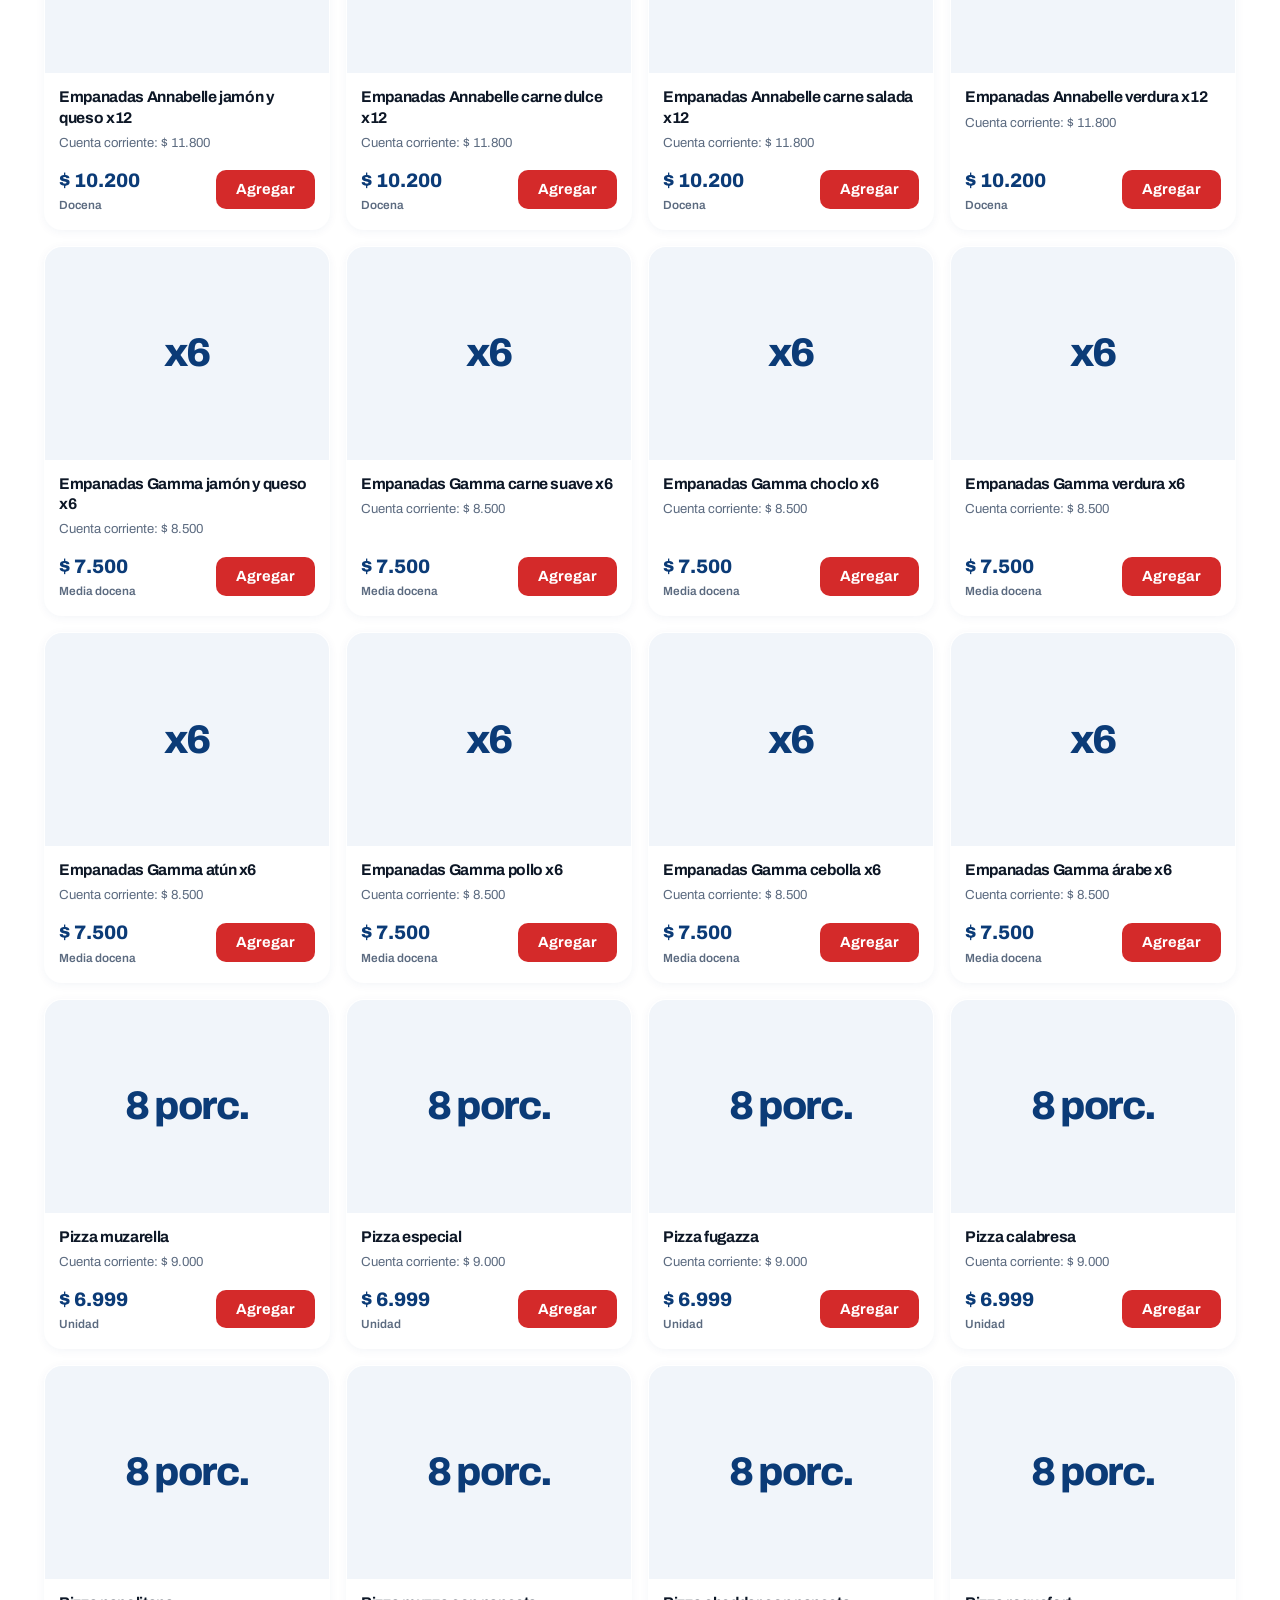
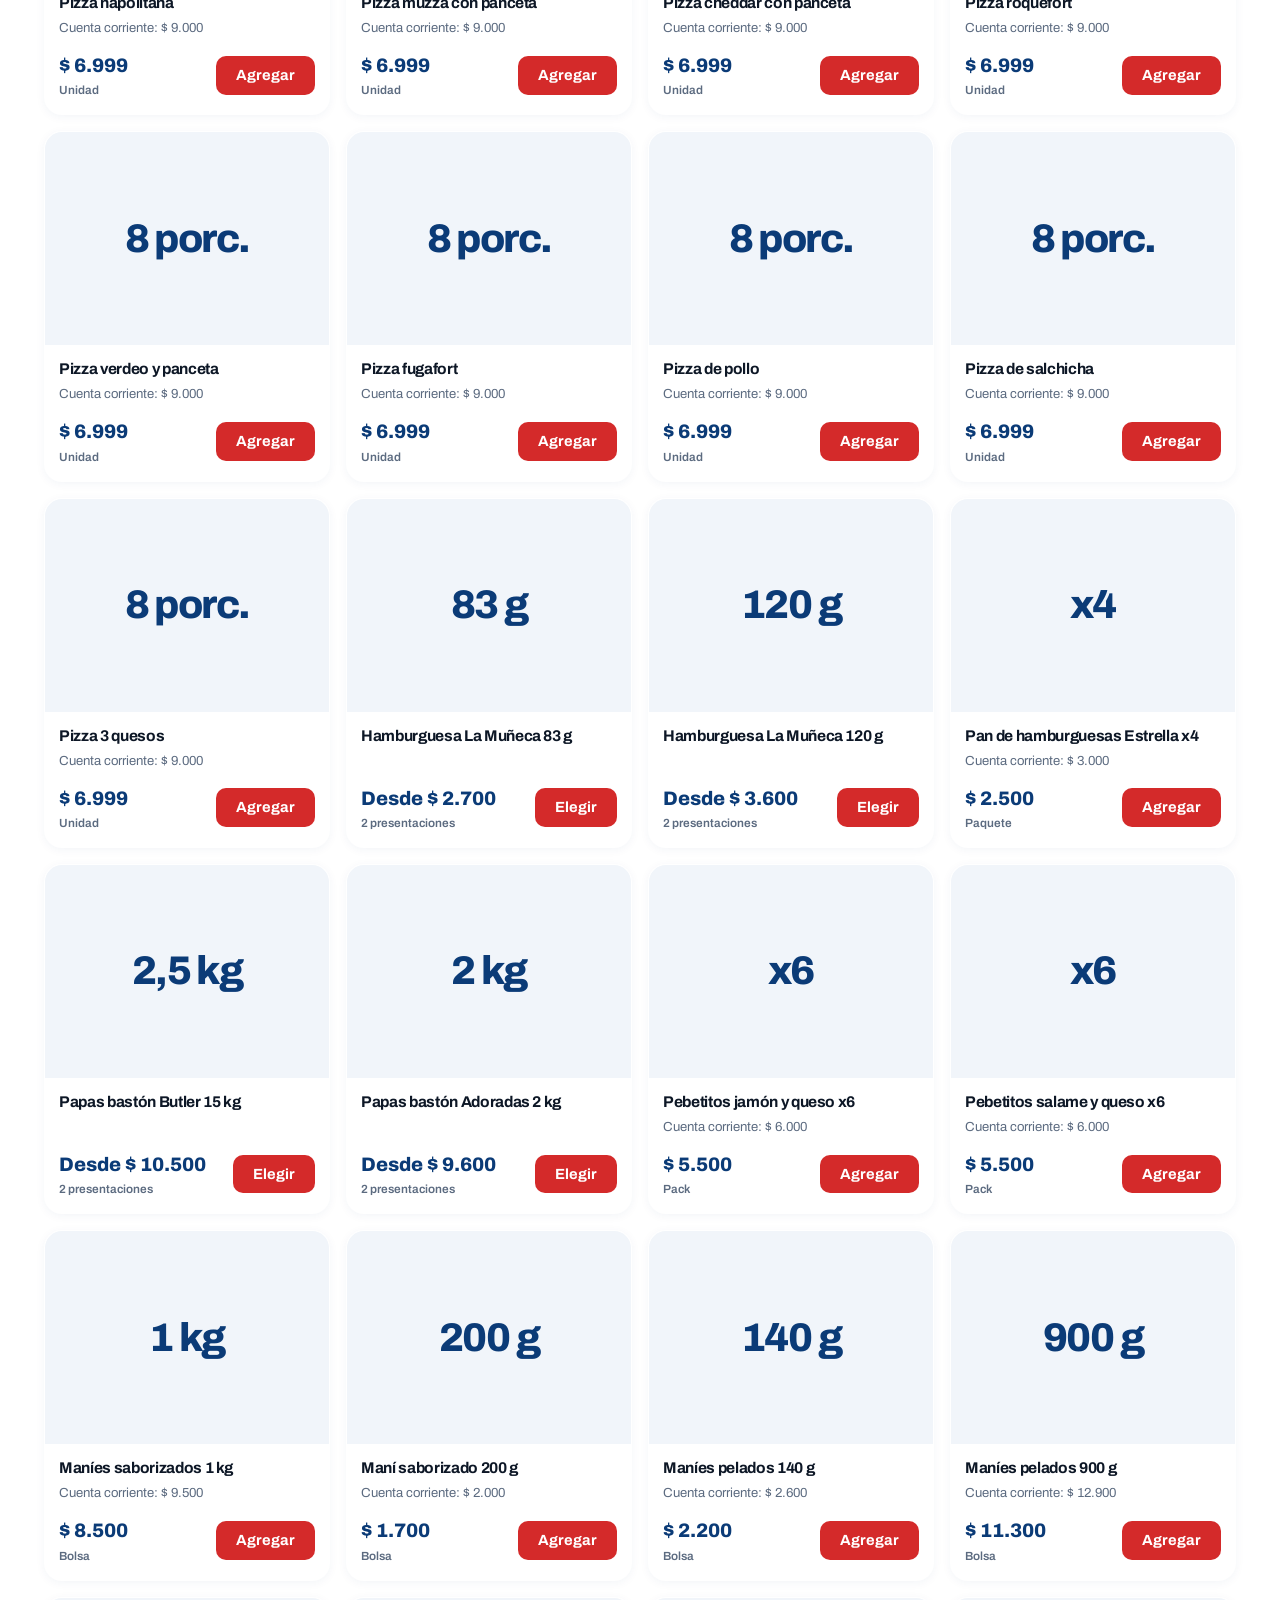
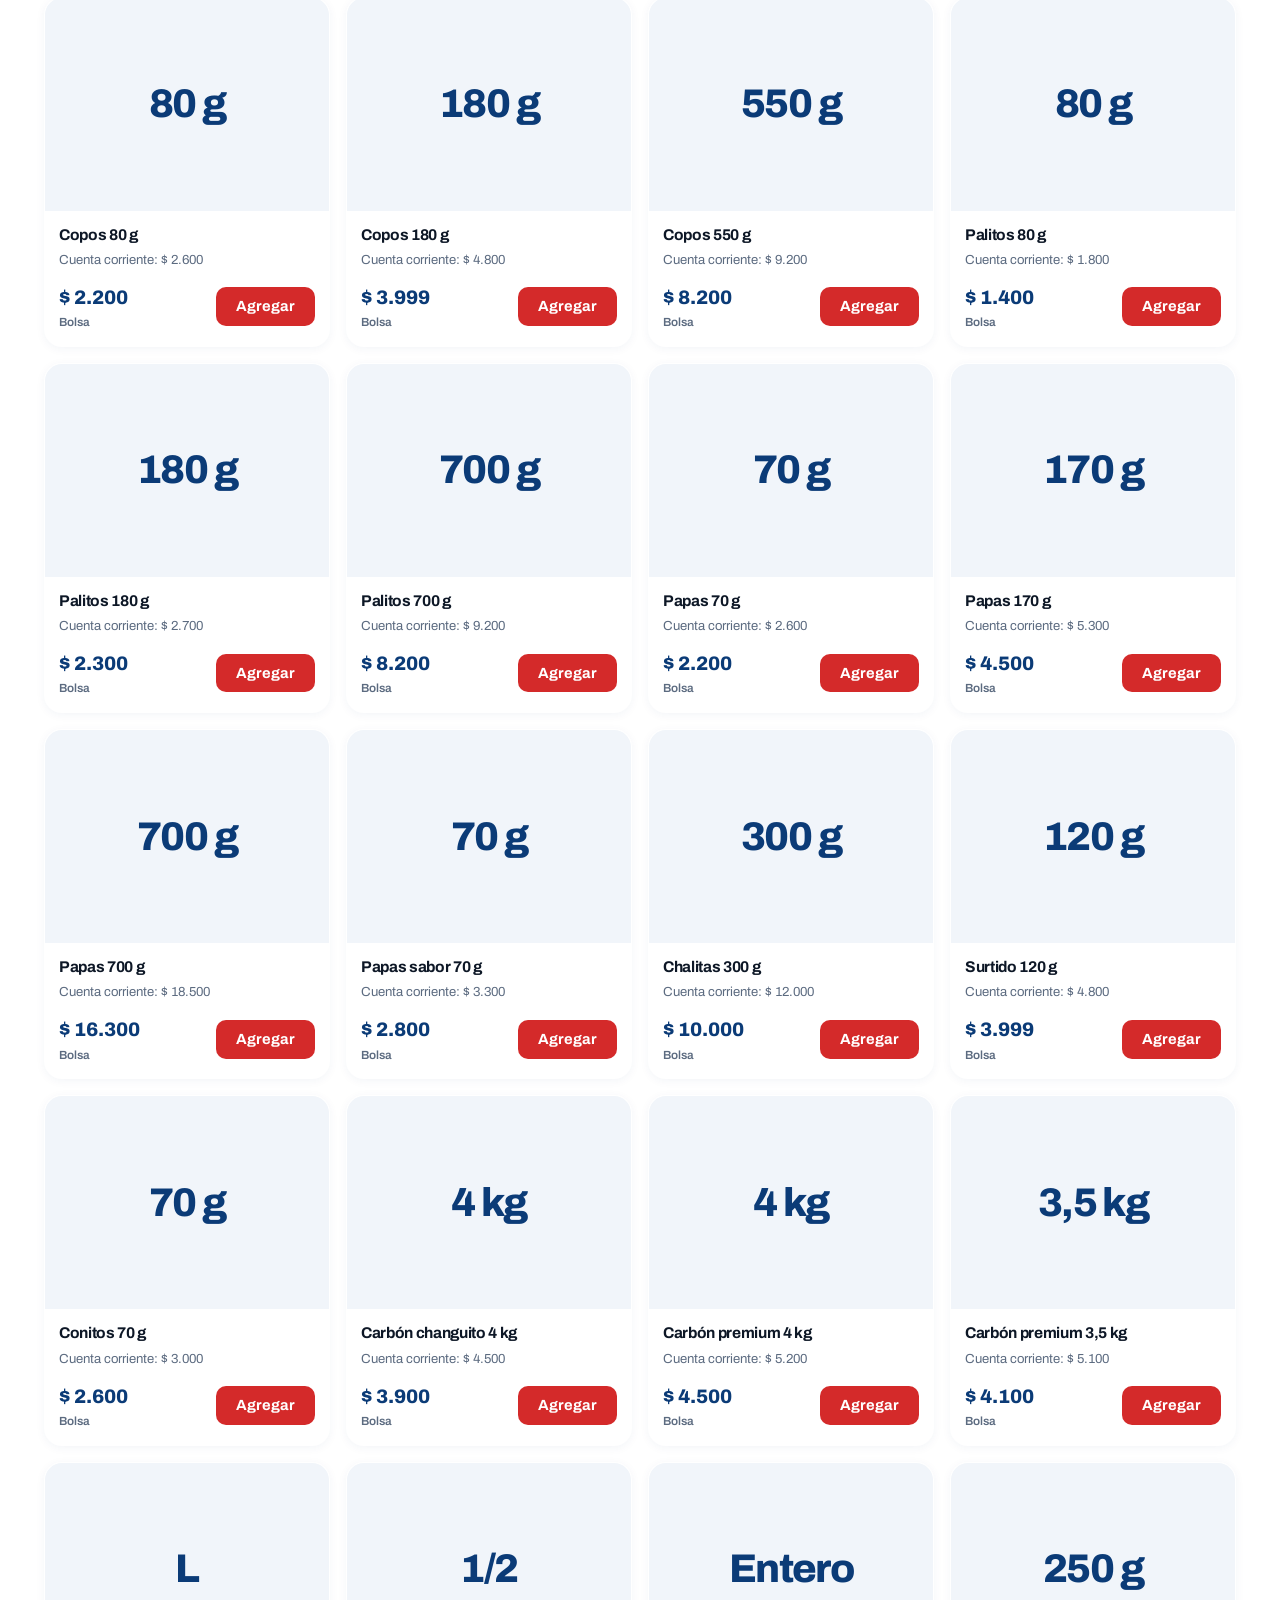
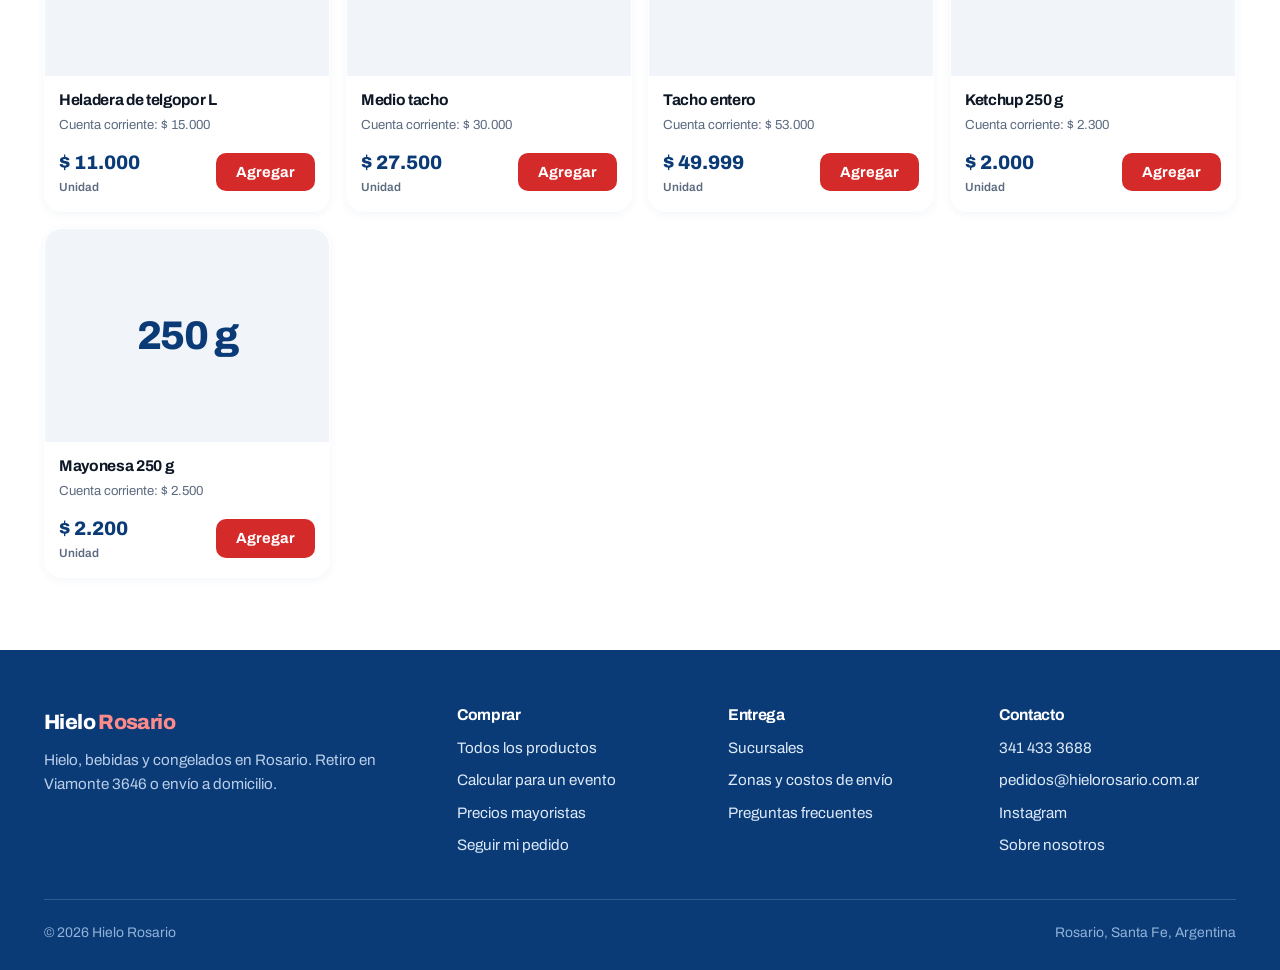
<file: productos.html>
<!DOCTYPE html>
<html lang="es-AR">
<head>
<meta charset="utf-8">
<meta name="viewport" content="width=device-width, initial-scale=1">
<title>Productos — Hielo Rosario</title>
<meta name="description" content="Hielo, bebidas, congelados, copetín y carbón. Catálogo completo de Hielo Rosario con precios de contado y cuenta corriente.">
<link rel="preconnect" href="https://fonts.googleapis.com">
<link rel="preconnect" href="https://fonts.gstatic.com" crossorigin>
<link href="https://fonts.googleapis.com/css2?family=Archivo:wght@400;500;700;800&display=swap" rel="stylesheet">
<link rel="stylesheet" href="estilos.css">
</head>
<body>

<div id="header"></div>

<main>

  <section class="cabecera">
    <div class="contenedor">
      <h1>Productos</h1>
      <p class="cabecera__bajada">
        Hielo, bebidas, congelados y todo lo que necesitás para el local o la reunión.
        Los precios son de contado. Donde dice cuenta corriente, ese es el precio financiado.
      </p>
      <div class="buscador">
        <svg width="18" height="18" viewBox="0 0 24 24" fill="none" stroke="currentColor" stroke-width="2.2" stroke-linecap="round"><circle cx="11" cy="11" r="7"/><path d="M20 20l-3.5-3.5"/></svg>
        <input id="buscador" type="search" placeholder="Buscar un producto" aria-label="Buscar un producto">
      </div>
    </div>
  </section>

  <div class="barra-filtros">
    <div class="contenedor">
      <div class="chips" id="filtros"></div>
    </div>
  </div>

  <section class="seccion">
    <div class="contenedor">
      <div class="catalogo__encabezado">
        <h2 id="tituloCatalogo">Todo el catálogo</h2>
        <span class="catalogo__cuenta num" id="cuentaResultados"></span>
      </div>
      <div class="grilla-productos" id="grilla">
        <p class="cargando">Cargando productos…</p>
      </div>
    </div>
  </section>

</main>

<div id="footer"></div>

<script src="config.js"></script>
<script src="carrito.js"></script>
<script src="datos.js"></script>
<script src="layout.js"></script>
<script src="productos.js"></script>
</body>
</html>
</file>
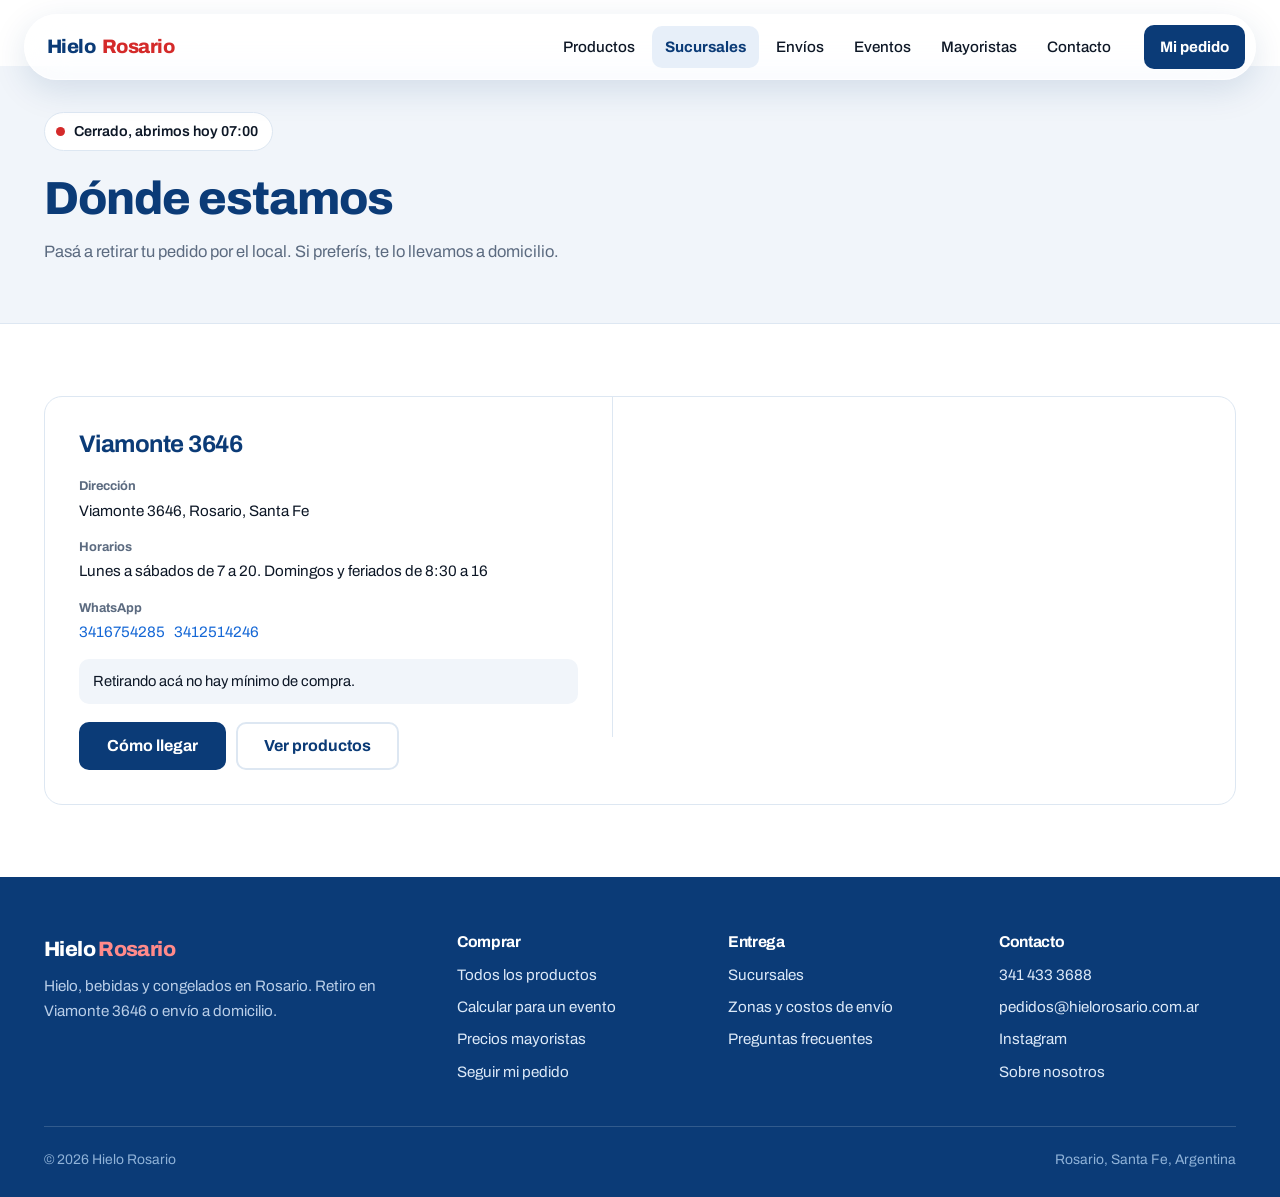
<file: sucursales.html>
<!DOCTYPE html>
<html lang="es-AR">
<head>
<meta charset="utf-8">
<meta name="viewport" content="width=device-width, initial-scale=1">
<title>Dónde estamos — Hielo Rosario</title>
<meta name="description" content="Hielo Rosario está en Viamonte 3646, Rosario. Lunes a sábados de 7 a 20, domingos y feriados de 8:30 a 16.">
<link rel="preconnect" href="https://fonts.googleapis.com">
<link rel="preconnect" href="https://fonts.gstatic.com" crossorigin>
<link href="https://fonts.googleapis.com/css2?family=Archivo:wght@400;500;700;800&display=swap" rel="stylesheet">
<link rel="stylesheet" href="estilos.css">
</head>
<body>

<div id="header"></div>

<main>
  <section class="cabecera">
    <div class="contenedor">
      <div class="estado" id="estado" data-abierto="">
        <span class="estado__punto"></span>
        <span id="estadoTexto">Consultando horario</span>
      </div>
      <h1>Dónde estamos</h1>
      <p class="cabecera__bajada">
        Pasá a retirar tu pedido por el local. Si preferís, te lo llevamos a domicilio.
      </p>
    </div>
  </section>

  <section class="seccion">
    <div class="contenedor">
      <div id="sucursales"><p class="cargando">Cargando…</p></div>
    </div>
  </section>
</main>

<div id="footer"></div>

<script src="config.js"></script>
<script src="carrito.js"></script>
<script src="datos.js"></script>
<script src="layout.js"></script>
<script src="sucursales.js"></script>
</body>
</html>
</file>
<file: estilos.css>
/* ==========================================================================
   HIELO ROSARIO — Estilos del sitio
   Blanco = campo · Azul = estructura · Rojo = solo lo que se toca
   ========================================================================== */

/* ---------- 1. TOKENS ---------------------------------------------------- */
:root {
  /* Color */
  --blanco:      #FFFFFF;
  --hielo:       #F1F5FA;   /* fondo frío, reemplaza al gris neutro */
  --escarcha:    #DDE7F2;   /* bordes y separadores */
  --azul:        #0B3B77;   /* azul empresarial — estructura */
  --azul-vivo:   #1668D6;   /* links e interacción */
  --azul-humo:   #E7EFF9;   /* superficies azuladas suaves */
  --rojo:        #D42A2A;   /* SOLO acciones y urgencia */
  --rojo-oscuro: #A81F1F;
  --tinta:       #0D1726;   /* texto principal (negro azulado, no gris) */
  --tinta-suave: #5C6B80;   /* texto secundario */
  --verde:       #15803D;   /* estado abierto */

  /* Tipografía */
  --fuente: 'Archivo', system-ui, -apple-system, 'Segoe UI', sans-serif;

  /* Espaciado */
  --ancho: 1240px;
  --gutter: 24px;
  --radio-grande: 28px;   /* cajas grandes: hero, bloques de sección */
  --radio: 18px;          /* tarjetas */
  --radio-chico: 10px;    /* botones y campos */

  --sombra-suave: 0 2px 10px rgba(11, 59, 119, .05);
  --sombra: 0 6px 24px rgba(11, 59, 119, .09);
  --sombra-alta: 0 12px 38px rgba(11, 59, 119, .14);
}

/* ---------- 2. BASE ------------------------------------------------------ */
*, *::before, *::after { box-sizing: border-box; }

html { -webkit-text-size-adjust: 100%; scroll-behavior: smooth; }

body {
  margin: 0;
  font-family: var(--fuente);
  font-size: 16.5px;
  line-height: 1.6;
  color: var(--tinta);
  background: var(--blanco);
  -webkit-font-smoothing: antialiased;
}

img { max-width: 100%; display: block; }

a { color: var(--azul-vivo); text-decoration: none; }
a:hover { text-decoration: underline; }

h1, h2, h3, h4 {
  margin: 0 0 .5em;
  line-height: 1.12;
  letter-spacing: -.022em;
  font-weight: 800;
  color: var(--azul);
}

h1 { font-size: clamp(2.3rem, 6vw, 3.9rem); }
h2 { font-size: clamp(1.6rem, 3.4vw, 2.3rem); }
h3 { font-size: 1.15rem; font-weight: 700; }

p { margin: 0 0 1em; }

/* Números: siempre alineados, porque acá el contenido son kilos y precios */
.num { font-variant-numeric: tabular-nums; letter-spacing: -.02em; }

/* Accesibilidad: foco visible siempre */
:focus-visible {
  outline: 3px solid var(--azul-vivo);
  outline-offset: 2px;
  border-radius: 4px;
}

@media (prefers-reduced-motion: reduce) {
  *, *::before, *::after {
    animation-duration: .01ms !important;
    transition-duration: .01ms !important;
    scroll-behavior: auto !important;
  }
}

/* ---------- 3. LAYOUT ---------------------------------------------------- */
.contenedor {
  width: 100%;
  max-width: var(--ancho);
  margin: 0 auto;
  padding: 0 var(--gutter);
}

.seccion { padding: 72px 0; }
.seccion--fria { background: var(--hielo); }
.seccion--azul { background: var(--azul); color: #E8F0FA; }
.seccion--azul h2, .seccion--azul h3 { color: var(--blanco); }

.seccion__intro { max-width: 62ch; margin-bottom: 40px; }
.seccion__intro p { color: var(--tinta-suave); font-size: 1.05rem; margin: 0; }
.seccion--azul .seccion__intro p { color: #B9CEE8; }

.hidden { display: none !important; }

/* ---------- 4. BOTONES --------------------------------------------------- */
.boton {
  display: inline-flex;
  align-items: center;
  justify-content: center;
  gap: 8px;
  padding: 14px 26px;
  border: 2px solid transparent;
  border-radius: var(--radio-chico);
  font-family: var(--fuente);
  font-size: 1rem;
  font-weight: 700;
  line-height: 1;
  cursor: pointer;
  text-decoration: none;
  transition: background-color .15s ease, border-color .15s ease, color .15s ease;
}
.boton:hover { text-decoration: none; }

/* Rojo = la acción principal. Uno solo por pantalla. */
.boton--principal { background: var(--rojo); color: var(--blanco); }
.boton--principal:hover { background: var(--rojo-oscuro); }

.boton--azul { background: var(--azul); color: var(--blanco); }
.boton--azul:hover { background: #082B58; }

.boton--linea { background: transparent; border-color: var(--escarcha); color: var(--azul); }
.boton--linea:hover { border-color: var(--azul); background: var(--azul-humo); }

.boton--claro { background: var(--blanco); color: var(--azul); }
.boton--claro:hover { background: var(--hielo); }

.boton--ancho { width: 100%; }
.boton--chico { padding: 10px 18px; font-size: .92rem; }

.boton[disabled] { opacity: .45; pointer-events: none; }

/* ---------- 5. HEADER ---------------------------------------------------- */
/* El menú flota separado del borde de arriba, con fondo de vidrio.
   La posición va en el contenedor (#header) y no en la etiqueta de adentro:
   si va adentro, el contenedor mide solo lo que mide el menú y no tiene
   dónde quedarse pegado al scrollear. */
#header {
  position: sticky;
  top: 14px;
  z-index: 50;
  margin-top: 14px;
  padding: 0 var(--gutter);
}

.header {
  max-width: var(--ancho);
  margin: 0 auto;
  border-radius: 100px;
  border: 1px solid rgba(255, 255, 255, .7);
  background: rgba(255, 255, 255, .62);
  backdrop-filter: blur(20px) saturate(190%);
  -webkit-backdrop-filter: blur(20px) saturate(190%);
  box-shadow: 0 10px 34px rgba(11, 59, 119, .13), 0 1px 0 rgba(255,255,255,.8) inset;
  transition: box-shadow .2s ease, background-color .2s ease;
}

/* Al scrollear se vuelve un poco más sólido, para que el texto de atrás
   no compita con el del menú. */
#header.pegado .header {
  background: rgba(255, 255, 255, .82);
  box-shadow: 0 12px 38px rgba(11, 59, 119, .18), 0 1px 0 rgba(255,255,255,.9) inset;
}

.header__fila {
  display: flex;
  align-items: center;
  gap: 20px;
  height: 64px;
  padding: 0 10px 0 22px;
}

.logo {
  display: flex;
  align-items: baseline;
  gap: 7px;
  font-weight: 800;
  font-size: 1.22rem;
  letter-spacing: -.03em;
  color: var(--azul);
  text-decoration: none;
  white-space: nowrap;
}
.logo:hover { text-decoration: none; }
.logo span { color: var(--rojo); }

.nav { display: flex; gap: 4px; margin-left: auto; }

.nav a {
  padding: 9px 13px;
  border-radius: var(--radio-chico);
  color: var(--tinta);
  font-size: .95rem;
  font-weight: 500;
  text-decoration: none;
}
.nav a:hover { background: var(--hielo); text-decoration: none; }
.nav a.activo { color: var(--azul); font-weight: 700; background: var(--azul-humo); }

/* Botón de pedido: el contador es la información, por eso va destacado */
.pedido-btn {
  display: inline-flex;
  align-items: center;
  gap: 9px;
  padding: 10px 16px;
  border-radius: var(--radio-chico);
  background: var(--azul);
  color: var(--blanco);
  font-weight: 700;
  font-size: .95rem;
  text-decoration: none;
  white-space: nowrap;
}
.pedido-btn:hover { background: #082B58; text-decoration: none; }

.pedido-btn__cuenta {
  min-width: 22px;
  height: 22px;
  padding: 0 6px;
  border-radius: 11px;
  background: var(--rojo);
  color: var(--blanco);
  font-size: .8rem;
  font-weight: 800;
  display: inline-flex;
  align-items: center;
  justify-content: center;
}
.pedido-btn__cuenta:empty,
.pedido-btn__cuenta[data-vacio="si"] { display: none; }

.menu-btn {
  display: none;
  margin-left: auto;
  padding: 10px;
  background: none;
  border: 1px solid var(--escarcha);
  border-radius: var(--radio-chico);
  cursor: pointer;
  color: var(--azul);
}

@media (max-width: 900px) {
  .menu-btn { display: inline-flex; }
  .nav {
    position: absolute;
    top: 72px; left: 0; right: 0;
    flex-direction: column;
    gap: 0;
    margin: 0;
    padding: 10px 14px 14px;
    background: rgba(255,255,255,.92);
    backdrop-filter: blur(20px) saturate(190%);
    -webkit-backdrop-filter: blur(20px) saturate(190%);
    border: 1px solid rgba(255,255,255,.7);
    border-radius: 22px;
    box-shadow: var(--sombra);
  }
  .nav:not(.abierto) { display: none; }
  .nav a { padding: 14px 8px; border-bottom: 1px solid var(--hielo); border-radius: 0; }
  .header__fila { gap: 12px; }
}

/* ---------- 6. HERO ------------------------------------------------------ */
.hero {
  position: relative;
  overflow: hidden;
  background: var(--hielo);
  border-bottom: 1px solid var(--escarcha);
}

/* Las páginas internas empiezan pegadas al menú flotante: se les da aire */
.cabecera { margin-top: -14px; padding-top: 84px; }

/* Textura de escarcha: cubos apenas insinuados. Es el único adorno del sitio. */
.hero::after {
  content: '';
  position: absolute;
  inset: 0;
  background-image:
    linear-gradient(var(--escarcha) 1px, transparent 1px),
    linear-gradient(90deg, var(--escarcha) 1px, transparent 1px);
  background-size: 44px 44px;
  opacity: .8;
  -webkit-mask-image: radial-gradient(ellipse 70% 90% at 88% 15%, #000, transparent 72%);
          mask-image: radial-gradient(ellipse 70% 90% at 88% 15%, #000, transparent 72%);
  pointer-events: none;
}

.hero__cuerpo {
  position: relative;
  z-index: 1;
  max-width: 54ch;
  padding: 92px 0 84px;
}

.hero h1 { max-width: 11ch; margin-bottom: .28em; }
.hero__bajada {
  max-width: 46ch;
  font-size: 1.14rem;
  color: var(--tinta-suave);
  margin-bottom: 30px;
}

.hero__acciones { display: flex; flex-wrap: wrap; gap: 12px; }

/* Estado de atención: dato útil de verdad, no decoración */
.estado {
  display: inline-flex;
  align-items: center;
  gap: 9px;
  margin-bottom: 22px;
  padding: 7px 14px 7px 11px;
  border-radius: 100px;
  background: var(--blanco);
  border: 1px solid var(--escarcha);
  font-size: .9rem;
  font-weight: 600;
  color: var(--tinta);
}
.estado__punto {
  width: 9px; height: 9px;
  border-radius: 50%;
  background: var(--tinta-suave);
  flex: none;
}
.estado[data-abierto="si"] .estado__punto { background: var(--verde); }
.estado[data-abierto="no"] .estado__punto { background: var(--rojo); }

.estado--centrado { display: flex; width: fit-content; margin: 0 auto 22px; }

@media (max-width: 700px) {
  .hero__cuerpo { padding: 52px 0 48px; }
  .hero::after { opacity: .35; }
}

/* ---------- 7. CATEGORÍAS ------------------------------------------------ */
/* Sin sombras ni tarjetas iguales: el peso lo da el borde y el color de fondo */
.categorias {
  display: grid;
  grid-template-columns: repeat(auto-fit, minmax(215px, 1fr));
  gap: 14px;
}

.categoria {
  display: flex;
  flex-direction: column;
  padding: 22px;
  min-height: 168px;
  border: 1px solid var(--escarcha);
  border-radius: var(--radio);
  background: var(--blanco);
  color: var(--tinta);
  text-decoration: none;
  transition: border-color .15s ease, background-color .15s ease;
}
.categoria:hover {
  border-color: var(--azul);
  background: var(--azul-humo);
  text-decoration: none;
}
.categoria__nombre { font-size: 1.22rem; font-weight: 800; color: var(--azul); margin-bottom: 5px; }
.categoria__desc { font-size: .93rem; color: var(--tinta-suave); margin: 0; }
.categoria__desde {
  margin-top: auto;
  padding-top: 14px;
  font-size: .9rem;
  font-weight: 700;
  color: var(--tinta);
}

/* ---------- 8. PRODUCTOS ------------------------------------------------- */
.grilla-productos {
  display: grid;
  grid-template-columns: repeat(auto-fill, minmax(238px, 1fr));
  gap: 16px;
}

.producto {
  display: flex;
  flex-direction: column;
  border: 1px solid var(--escarcha);
  border-radius: var(--radio);
  background: var(--blanco);
  overflow: hidden;
}

.producto__figura {
  position: relative;
  aspect-ratio: 4 / 3;
  background: var(--azul-humo);
  display: grid;
  place-items: center;
  border-bottom: 1px solid var(--escarcha);
}

/* El kilaje como identificador visual del producto: en este rubro, es el dato */
.producto__kilos {
  font-size: 2.5rem;
  font-weight: 800;
  color: var(--azul);
  letter-spacing: -.04em;
  font-variant-numeric: tabular-nums;
}
.producto__kilos small { font-size: .95rem; font-weight: 600; margin-left: 2px; }

.producto__etiqueta {
  position: absolute;
  top: 10px; left: 10px;
  padding: 4px 9px;
  border-radius: 4px;
  background: var(--rojo);
  color: var(--blanco);
  font-size: .74rem;
  font-weight: 800;
  letter-spacing: .01em;
}

.producto__cuerpo { padding: 16px; display: flex; flex-direction: column; flex: 1; }
.producto__nombre { font-size: 1.02rem; font-weight: 700; color: var(--tinta); margin: 0 0 4px; }
.producto__nombre a { color: inherit; }
.producto__desc { font-size: .88rem; color: var(--tinta-suave); margin: 0 0 14px; }

/* Precio de cuenta corriente: presente pero claramente secundario, para que
   se lea que lo barato es pagar en el momento. */
.producto__cc {
  margin: 0 0 12px;
  font-size: .82rem;
  color: var(--tinta-suave);
  font-variant-numeric: tabular-nums;
}

.producto__pie { margin-top: auto; display: flex; align-items: center; gap: 10px; }
.producto__precio {
  font-size: 1.3rem;
  font-weight: 800;
  color: var(--azul);
  font-variant-numeric: tabular-nums;
  margin-right: auto;
}
.producto__precio small { display: block; font-size: .74rem; font-weight: 600; color: var(--tinta-suave); white-space: normal; }

/* Cuando dice "Desde" el texto es más largo: se achica para no partirse */
.producto__precio--desde { font-size: 1.1rem; white-space: nowrap; }

.agotado { font-size: .85rem; font-weight: 700; color: var(--tinta-suave); }

/* ---------- 9. PASOS (secuencia real, por eso van numerados) ------------- */
.pasos { display: grid; grid-template-columns: repeat(auto-fit, minmax(240px, 1fr)); gap: 30px; }
.paso { border-top: 3px solid rgba(255,255,255,.28); padding-top: 18px; }
.paso__n {
  font-size: .88rem; font-weight: 800; color: #7FB0EC;
  font-variant-numeric: tabular-nums; margin-bottom: 8px;
}
.paso h3 { font-size: 1.13rem; margin-bottom: 6px; }
.paso p { font-size: .95rem; color: #B9CEE8; margin: 0; }

/* ---------- 10. BLOQUES SPLIT ------------------------------------------- */
.duo { display: grid; grid-template-columns: 1fr 1fr; gap: 16px; }
@media (max-width: 780px) { .duo { grid-template-columns: 1fr; } }

.panel {
  padding: 32px;
  border: 1px solid var(--escarcha);
  border-radius: var(--radio);
  background: var(--blanco);
  display: flex;
  flex-direction: column;
}
.panel h3 { font-size: 1.4rem; margin-bottom: 8px; }
.panel p { color: var(--tinta-suave); font-size: .98rem; }
.panel .boton { margin-top: auto; align-self: flex-start; }

.dato { display: flex; gap: 10px; align-items: baseline; margin-bottom: 6px; font-size: .95rem; }
.dato strong { color: var(--azul); font-variant-numeric: tabular-nums; white-space: nowrap; }

/* ---------- 11. FOOTER --------------------------------------------------- */
.footer {
  background: var(--azul);
  color: #B9CEE8;
  padding: 56px 0 26px;
  font-size: .95rem;
}
.footer a { color: #DCE9F8; }
.footer__grilla {
  display: grid;
  grid-template-columns: 1.6fr 1fr 1fr 1fr;
  gap: 34px;
  padding-bottom: 34px;
  border-bottom: 1px solid rgba(255,255,255,.16);
}
@media (max-width: 820px) { .footer__grilla { grid-template-columns: 1fr 1fr; gap: 26px; } }
@media (max-width: 480px) { .footer__grilla { grid-template-columns: 1fr; } }

.footer__logo { font-size: 1.3rem; font-weight: 800; color: var(--blanco); margin-bottom: 8px; letter-spacing: -.03em; }
.footer__logo span { color: #FF8A8A; }
.footer h4 { color: var(--blanco); font-size: .98rem; font-weight: 700; margin: 0 0 12px; }
.footer ul { list-style: none; margin: 0; padding: 0; }
.footer li { margin-bottom: 8px; }
.footer__legal {
  padding-top: 22px;
  display: flex;
  justify-content: space-between;
  gap: 14px;
  flex-wrap: wrap;
  font-size: .87rem;
  color: #8FB2D8;
}

/* ---------- 12. AVISOS / ESTADOS VACÍOS --------------------------------- */
.aviso {
  padding: 18px 20px;
  border-radius: var(--radio);
  border: 1px solid var(--escarcha);
  background: var(--hielo);
  font-size: .95rem;
}
.aviso--obra { text-align: center; padding: 60px 20px; }
.aviso--obra h2 { margin-bottom: 8px; }
.aviso--obra p { color: var(--tinta-suave); max-width: 44ch; margin: 0 auto 22px; }

.cargando { padding: 40px 0; color: var(--tinta-suave); font-size: .95rem; }

/* ---------- 13. PRODUCTO EN CELULAR -------------------------------------
   Tarjeta horizontal: el cliente ve 3 o 4 productos por pantalla en vez
   de uno, que es lo que importa cuando está comprando desde el teléfono. */
@media (max-width: 560px) {
  .grilla-productos { grid-template-columns: 1fr; gap: 12px; }

  .producto { flex-direction: row; align-items: stretch; }

  .producto__figura {
    aspect-ratio: auto;
    width: 104px;
    flex: none;
    border-bottom: 0;
    border-right: 1px solid var(--escarcha);
  }
  .producto__kilos { font-size: 1.75rem; }
  .producto__etiqueta { top: 6px; left: 6px; font-size: .65rem; padding: 3px 6px; }

  .producto__cuerpo { padding: 13px 14px; }
  .producto__desc { display: none; }
  .producto__pie { flex-wrap: wrap; gap: 8px; }
  .producto__precio { font-size: 1.15rem; }

  .seccion { padding: 48px 0; }
}

/* ---------- 14. CABECERA DE SECCIÓN -------------------------------------- */
.cabecera {
  background: var(--hielo);
  border-bottom: 1px solid var(--escarcha);
  padding: 46px 0 34px;
}
.cabecera h1 { font-size: clamp(1.9rem, 4.5vw, 2.9rem); margin-bottom: .3em; }
.cabecera__bajada { max-width: 62ch; color: var(--tinta-suave); margin-bottom: 24px; }

/* ---------- 15. BUSCADOR ------------------------------------------------- */
.buscador {
  display: flex;
  align-items: center;
  gap: 10px;
  max-width: 420px;
  padding: 0 14px;
  background: var(--blanco);
  border: 1px solid var(--escarcha);
  border-radius: var(--radio-chico);
  color: var(--tinta-suave);
}
.buscador:focus-within { border-color: var(--azul); }
/* La lupa no se tiene que achicar cuando el espacio aprieta */
.buscador svg { flex: none; }
.buscador input {
  flex: 1;
  padding: 13px 0;
  border: 0;
  background: none;
  font-family: var(--fuente);
  font-size: 1rem;
  color: var(--tinta);
}
.buscador input:focus { outline: none; }

/* ---------- 16. FILTROS POR CATEGORÍA ------------------------------------ */
.barra-filtros {
  position: sticky;
  top: 92px;
  z-index: 40;
  background: rgba(255,255,255,.97);
  backdrop-filter: saturate(180%) blur(8px);
  border-bottom: 1px solid var(--escarcha);
}
.chips {
  display: flex;
  gap: 8px;
  padding: 12px 0;
  overflow-x: auto;
  scrollbar-width: none;
}
.chips::-webkit-scrollbar { display: none; }

.chip {
  flex: none;
  padding: 8px 15px;
  border: 1px solid var(--escarcha);
  border-radius: 100px;
  background: var(--blanco);
  font-family: var(--fuente);
  font-size: .92rem;
  font-weight: 600;
  color: var(--tinta);
  cursor: pointer;
  white-space: nowrap;
  transition: border-color .15s ease, background-color .15s ease, color .15s ease;
}
.chip:hover { border-color: var(--azul); }
.chip--activo { background: var(--azul); border-color: var(--azul); color: var(--blanco); }

/* ---------- 17. ENCABEZADO DEL CATÁLOGO ---------------------------------- */
.catalogo__encabezado {
  display: flex;
  align-items: baseline;
  gap: 14px;
  margin-bottom: 26px;
}
.catalogo__encabezado h2 { margin: 0; }
.catalogo__cuenta { color: var(--tinta-suave); font-size: .95rem; font-weight: 600; }

/* ---------- 18. CONTADOR DE CANTIDAD ------------------------------------- */
.contador {
  display: inline-flex;
  align-items: center;
  border: 1px solid var(--escarcha);
  border-radius: var(--radio-chico);
  overflow: hidden;
  background: var(--blanco);
}
.contador__btn {
  width: 34px;
  height: 34px;
  border: 0;
  background: var(--blanco);
  color: var(--azul);
  font-size: 1.2rem;
  font-weight: 700;
  line-height: 1;
  cursor: pointer;
}
.contador__btn:hover { background: var(--azul-humo); }
.contador__n {
  min-width: 30px;
  text-align: center;
  font-weight: 800;
  color: var(--tinta);
  font-size: .98rem;
}
.contador--grande .contador__btn { width: 46px; height: 50px; font-size: 1.4rem; }
.contador--grande .contador__n { min-width: 44px; font-size: 1.15rem; }

/* ---------- 19. FICHA DE PRODUCTO ---------------------------------------- */
.miga { font-size: .9rem; color: var(--tinta-suave); margin-bottom: 22px; display: flex; gap: 8px; }
.miga a::after { content: ' ›'; color: var(--escarcha); }
.miga a:last-child::after { content: ''; }

.ficha { display: grid; grid-template-columns: 1fr 1.15fr; gap: 44px; align-items: start; }
@media (max-width: 800px) { .ficha { grid-template-columns: 1fr; gap: 26px; } }

.ficha__figura {
  aspect-ratio: 1;
  display: grid;
  place-items: center;
  background: var(--azul-humo);
  border: 1px solid var(--escarcha);
  border-radius: var(--radio);
  overflow: hidden;
}
.ficha__figura img { width: 100%; height: 100%; object-fit: cover; }
.ficha__formato {
  font-size: clamp(2rem, 6vw, 3.4rem);
  font-weight: 800;
  color: var(--azul);
  letter-spacing: -.03em;
  text-align: center;
  padding: 0 18px;
}
@media (max-width: 800px) { .ficha__figura { aspect-ratio: 16/9; } }

.ficha__datos h1 { font-size: clamp(1.6rem, 3.4vw, 2.3rem); }
.ficha__desc { color: var(--tinta-suave); }

.ficha__precio { margin: 22px 0 26px; }
.ficha__precio-num {
  display: block;
  font-size: 2.4rem;
  font-weight: 800;
  color: var(--azul);
  font-variant-numeric: tabular-nums;
  line-height: 1.1;
}
.ficha__precio-nota { display: block; font-size: .9rem; color: var(--tinta-suave); margin-top: 2px; }
.ficha__precio-cc {
  display: inline-block;
  margin-top: 10px;
  padding: 5px 11px;
  border-radius: var(--radio-chico);
  background: var(--hielo);
  font-size: .88rem;
  color: var(--tinta-suave);
  font-variant-numeric: tabular-nums;
}

.presentaciones { margin-bottom: 24px; }
.presentaciones__titulo { font-size: .95rem; font-weight: 700; color: var(--tinta); margin-bottom: 10px; }
.presentacion {
  display: flex;
  align-items: center;
  justify-content: space-between;
  gap: 16px;
  width: 100%;
  margin-bottom: 8px;
  padding: 13px 16px;
  border: 2px solid var(--escarcha);
  border-radius: var(--radio-chico);
  background: var(--blanco);
  font-family: var(--fuente);
  font-size: 1rem;
  cursor: pointer;
  text-align: left;
  transition: border-color .15s ease, background-color .15s ease;
}
.presentacion:hover { border-color: var(--azul-vivo); }
.presentacion--activa { border-color: var(--azul); background: var(--azul-humo); }
.presentacion__nombre { font-weight: 600; color: var(--tinta); }
.presentacion__precio { font-weight: 800; color: var(--azul); font-variant-numeric: tabular-nums; }

.comprar { display: flex; gap: 12px; align-items: stretch; }
.comprar .boton { flex: 1; }
.comprar .contador--grande { flex: none; }

.ficha__yaesta { margin-top: 14px; font-size: .92rem; color: var(--tinta-suave); }

.ficha__entrega {
  margin-top: 28px;
  padding-top: 20px;
  border-top: 1px solid var(--escarcha);
  font-size: .93rem;
  color: var(--tinta-suave);
}
.ficha__entrega p { margin: 0 0 6px; }
.ficha__entrega strong { color: var(--tinta); }

/* ---------- 20. IMAGEN DE PRODUCTO EN LA TARJETA ------------------------- */
.producto__img { width: 100%; height: 100%; object-fit: cover; }

@media (max-width: 900px) { .barra-filtros { top: 86px; } }
@media (max-width: 560px) {
  .producto__pie { align-items: center; }
  .contador__btn { width: 32px; height: 32px; }
}

/* ---------- 21. SUCURSAL -------------------------------------------------- */
.sucursal {
  display: grid;
  grid-template-columns: 1fr 1.1fr;
  gap: 0;
  border: 1px solid var(--escarcha);
  border-radius: var(--radio);
  overflow: hidden;
}
@media (max-width: 820px) { .sucursal { grid-template-columns: 1fr; } }

.sucursal__datos { padding: 34px; }
.sucursal__datos h3 { font-size: 1.5rem; margin-bottom: 18px; }
.sucursal__datos .dato { flex-direction: column; gap: 2px; margin-bottom: 14px; }
.sucursal__datos .dato strong { font-size: .8rem; font-weight: 700; color: var(--tinta-suave); }
.sucursal__datos .dato span { color: var(--tinta); }

.sucursal__nota {
  padding: 11px 14px;
  border-radius: var(--radio-chico);
  background: var(--hielo);
  font-size: .92rem;
  color: var(--tinta);
}
.sucursal__acciones { display: flex; flex-wrap: wrap; gap: 10px; margin-top: 18px; }

.sucursal__mapa { width: 100%; min-height: 340px; border: 0; border-left: 1px solid var(--escarcha); }
@media (max-width: 820px) { .sucursal__mapa { min-height: 260px; border-left: 0; border-top: 1px solid var(--escarcha); } }

/* ---------- 22. CHECKOUT -------------------------------------------------- */
.checkout { display: grid; grid-template-columns: 1fr 330px; gap: 32px; align-items: start; }
@media (max-width: 900px) { .checkout { grid-template-columns: 1fr; } }

.bloque { margin-bottom: 38px; }
.bloque__titulo { font-size: 1.15rem; font-weight: 800; color: var(--azul); margin-bottom: 14px; }

.checkout__seguir { display: inline-block; margin-top: 14px; font-size: .93rem; font-weight: 600; }

/* --- Líneas del pedido --- */
.linea {
  display: grid;
  grid-template-columns: 1fr auto auto auto;
  align-items: center;
  gap: 14px;
  padding: 14px 0;
  border-bottom: 1px solid var(--escarcha);
}
.linea:first-child { border-top: 1px solid var(--escarcha); }
.linea__datos { display: flex; flex-direction: column; gap: 2px; min-width: 0; }
.linea__nombre { font-weight: 700; color: var(--tinta); }
.linea__presentacion { font-size: .85rem; color: var(--tinta-suave); }
.linea__total { font-weight: 800; color: var(--azul); min-width: 92px; text-align: right; }
.linea__quitar {
  padding: 6px; border: 0; background: none; color: var(--tinta-suave);
  cursor: pointer; border-radius: var(--radio-chico); line-height: 0;
}
.linea__quitar:hover { background: var(--hielo); color: var(--rojo); }

@media (max-width: 560px) {
  .linea { grid-template-columns: 1fr auto; grid-template-areas: 'datos quitar' 'contador total'; gap: 10px; }
  .linea__datos { grid-area: datos; }
  .linea__quitar { grid-area: quitar; }
  .linea .contador { grid-area: contador; justify-self: start; }
  .linea__total { grid-area: total; }
}

/* --- Retiro o envío --- */
.opciones { display: grid; grid-template-columns: 1fr 1fr; gap: 12px; }
@media (max-width: 620px) { .opciones { grid-template-columns: 1fr; } }

.opcion {
  display: flex; flex-direction: column; gap: 4px;
  padding: 18px;
  border: 2px solid var(--escarcha);
  border-radius: var(--radio);
  background: var(--blanco);
  font-family: var(--fuente);
  text-align: left;
  cursor: pointer;
  transition: border-color .15s ease, background-color .15s ease;
}
.opcion:hover { border-color: var(--azul-vivo); }
.opcion--activa { border-color: var(--azul); background: var(--azul-humo); }
.opcion__titulo { font-size: 1.05rem; font-weight: 800; color: var(--azul); }
.opcion__detalle { font-size: .9rem; color: var(--tinta-suave); }

.zona { grid-column: 1 / -1; margin-top: 6px; }
.zona label { display: block; font-size: .85rem; font-weight: 700; color: var(--tinta); margin-bottom: 6px; }

/* --- Formulario --- */
.campo { margin-bottom: 18px; }
.campo label { display: block; font-size: .85rem; font-weight: 700; color: var(--tinta); margin-bottom: 6px; }
.campo input, .campo textarea, .zona select {
  width: 100%;
  padding: 12px 14px;
  border: 1px solid var(--escarcha);
  border-radius: var(--radio-chico);
  background: var(--blanco);
  font-family: var(--fuente);
  font-size: 1rem;
  color: var(--tinta);
  resize: vertical;
}
.campo input:focus, .campo textarea:focus, .zona select:focus {
  outline: none; border-color: var(--azul);
}
.campo__ayuda { display: block; margin-top: 6px; font-size: .84rem; color: var(--tinta-suave); }
.pagos { display: flex; flex-wrap: wrap; gap: 8px; }

/* --- Resumen --- */
.checkout__resumen {
  position: sticky;
  top: 110px;
  padding: 24px;
  border: 1px solid var(--escarcha);
  border-radius: var(--radio);
  background: var(--hielo);
}
@media (max-width: 900px) { .checkout__resumen { position: static; } }

.checkout__resumen h3 { font-size: 1.1rem; margin-bottom: 14px; }
.resumen__linea {
  display: flex; justify-content: space-between; gap: 12px;
  padding: 7px 0; font-size: .95rem; color: var(--tinta-suave);
}
.resumen__linea strong { color: var(--tinta); }
.resumen__total {
  display: flex; justify-content: space-between; align-items: baseline; gap: 12px;
  margin: 10px 0 16px; padding-top: 14px;
  border-top: 1px solid var(--escarcha);
  font-weight: 800;
}
.resumen__total strong { font-size: 1.5rem; color: var(--azul); }

.resumen__aviso {
  margin-bottom: 14px; padding: 11px 13px;
  border-radius: var(--radio-chico);
  background: var(--blanco);
  border: 1px solid var(--escarcha);
  font-size: .87rem; color: var(--tinta);
}
.resumen__aviso--alerta { border-color: var(--rojo); color: var(--rojo-oscuro); }
.resumen__nota { margin: 12px 0 0; font-size: .84rem; color: var(--tinta-suave); text-align: center; }

/* ---------- 23. CONFIRMACIÓN --------------------------------------------- */
.confirmado { max-width: 560px; margin: 0 auto; text-align: center; }
.confirmado__marca {
  width: 60px; height: 60px; margin: 0 auto 20px;
  display: grid; place-items: center;
  border-radius: 50%;
  background: var(--verde); color: var(--blanco);
}
.confirmado h1 { font-size: clamp(1.7rem, 4vw, 2.4rem); }
.confirmado__codigo { font-size: 1.05rem; color: var(--tinta-suave); margin-bottom: 4px; }
.confirmado__codigo strong { color: var(--azul); font-variant-numeric: tabular-nums; }
.confirmado__bajada { color: var(--tinta-suave); margin-bottom: 22px; }
.confirmado__nota { font-size: .86rem; color: var(--tinta-suave); margin-top: 10px; }

.detalle {
  margin: 34px 0 26px;
  padding: 24px;
  border: 1px solid var(--escarcha);
  border-radius: var(--radio);
  text-align: left;
}
.detalle h2 { font-size: 1.05rem; margin-bottom: 12px; }
.detalle__linea {
  display: flex; justify-content: space-between; gap: 14px;
  padding: 9px 0; border-bottom: 1px solid var(--hielo);
  font-size: .95rem;
}
.detalle__linea small { display: block; font-size: .82rem; color: var(--tinta-suave); }
.detalle__total {
  display: flex; justify-content: space-between; align-items: baseline;
  padding-top: 14px; margin-top: 6px;
  border-top: 1px solid var(--escarcha); font-weight: 800;
}
.detalle__total strong { font-size: 1.3rem; color: var(--azul); }
.detalle__datos { margin-top: 18px; font-size: .92rem; color: var(--tinta-suave); }
.detalle__datos p { margin: 0 0 5px; }
.detalle__datos strong { color: var(--tinta); }

/* ---------- 24. CALCULADORA DE EVENTOS ----------------------------------- */
.calculadora { display: grid; grid-template-columns: 1fr 340px; gap: 32px; align-items: start; }
@media (max-width: 900px) { .calculadora { grid-template-columns: 1fr; } }

.opciones--columna { grid-template-columns: 1fr; }

.check { display: flex; align-items: center; gap: 10px; cursor: pointer; font-weight: 500; }
.check input { width: 19px; height: 19px; accent-color: var(--azul); cursor: pointer; }
.check span { font-size: .97rem; color: var(--tinta); }

.resultado {
  position: sticky; top: 110px;
  padding: 28px;
  border: 1px solid var(--escarcha);
  border-radius: var(--radio);
  background: var(--hielo);
  text-align: center;
}
@media (max-width: 900px) { .resultado { position: static; } }

.resultado__num {
  font-size: 3.6rem; font-weight: 800; color: var(--azul);
  letter-spacing: -.04em; line-height: 1;
}
.resultado__num small { font-size: 1.2rem; margin-left: 4px; }
.resultado__texto { margin: 10px 0 20px; color: var(--tinta-suave); font-size: .95rem; }

.resultado__tips {
  text-align: left; padding: 16px 0; margin-bottom: 18px;
  border-top: 1px solid var(--escarcha); border-bottom: 1px solid var(--escarcha);
  font-size: .88rem; color: var(--tinta-suave);
}
.resultado__tips p { margin: 0 0 8px; }
.resultado__tips p:last-child { margin: 0; }
.resultado__tips strong { color: var(--tinta); }

.resultado__acciones { display: grid; gap: 9px; }

/* ---------- 25. ZONAS DE ENVÍO ------------------------------------------- */
.zonas { display: grid; grid-template-columns: repeat(auto-fit, minmax(230px, 1fr)); gap: 14px; }
.zona-card {
  padding: 24px;
  border: 1px solid var(--escarcha);
  border-radius: var(--radio);
  background: var(--blanco);
}
.zona-card h3 { font-size: 1.15rem; margin-bottom: 4px; }
.zona-card__lugares { font-size: .9rem; color: var(--tinta-suave); margin-bottom: 16px; min-height: 2.6em; }
.zona-card__costo { font-size: 1.9rem; font-weight: 800; color: var(--azul); line-height: 1; }
.zona-card__demora { font-size: .87rem; color: var(--tinta-suave); }

/* ---------- 26. CONTACTO -------------------------------------------------- */
.acciones-wa { display: flex; flex-wrap: wrap; gap: 10px; }
.panel--limpio { padding: 0; overflow: hidden; }
.panel--limpio .sucursal__mapa { border: 0; height: 100%; min-height: 320px; }

/* ---------- 27. PREGUNTAS FRECUENTES ------------------------------------- */
.faq { max-width: 720px; }
.faq__grupo {
  font-size: 1.05rem; font-weight: 800; color: var(--tinta-suave);
  margin: 34px 0 10px;
}
.faq__grupo:first-child { margin-top: 0; }

.faq__item { border-bottom: 1px solid var(--escarcha); }
.faq__item summary {
  display: flex; justify-content: space-between; align-items: center; gap: 16px;
  padding: 17px 0;
  font-size: 1.03rem; font-weight: 700; color: var(--azul);
  cursor: pointer; list-style: none;
}
.faq__item summary::-webkit-details-marker { display: none; }
.faq__item summary::after {
  content: '+';
  flex: none;
  font-size: 1.4rem; font-weight: 500; color: var(--tinta-suave);
  transition: transform .2s ease;
}
.faq__item[open] summary::after { content: '–'; }
.faq__item summary:hover { color: var(--azul-vivo); }

.faq__cuerpo { padding: 0 0 18px; color: var(--tinta-suave); font-size: .97rem; max-width: 62ch; }
.faq__cuerpo p { margin: 0 0 10px; }
.faq__cuerpo .boton { margin-top: 4px; }

.faq__pie {
  max-width: 720px; margin-top: 40px; padding-top: 26px;
  border-top: 1px solid var(--escarcha);
}
.faq__pie p { color: var(--tinta-suave); }

/* ---------- 28. PANEL INTERNO -------------------------------------------- */
.login { max-width: 380px; margin: 40px auto; }
.login h1 { font-size: 1.7rem; }
.login p { color: var(--tinta-suave); margin-bottom: 22px; }
.login__error { color: var(--rojo); font-size: .9rem; margin-top: 12px; }

.admin__encabezado {
  display: flex; justify-content: space-between; align-items: center;
  gap: 16px; margin-bottom: 18px;
}
.admin__encabezado h1 { margin: 0; font-size: 1.7rem; }

.admin__barra {
  display: flex; flex-wrap: wrap; align-items: center; gap: 12px;
  margin: 24px 0 14px;
}
.admin__barra h2 { margin: 0; font-size: 1.15rem; }
.admin__barra .buscador { max-width: 280px; margin: 0; }
.admin__barra select {
  padding: 11px 13px;
  border: 1px solid var(--escarcha);
  border-radius: var(--radio-chico);
  font-family: var(--fuente); font-size: .95rem;
  background: var(--blanco); color: var(--tinta);
}
.admin__ayuda { font-size: .9rem; color: var(--tinta-suave); margin-bottom: 16px; }

/* --- Pedidos --- */
.pedido-card {
  padding: 20px;
  margin-bottom: 14px;
  border: 1px solid var(--escarcha);
  border-left: 4px solid var(--tinta-suave);
  border-radius: var(--radio);
  background: var(--blanco);
}
.pedido-card--recibido   { border-left-color: var(--rojo); }
.pedido-card--preparando { border-left-color: #C88A00; }
.pedido-card--entregado  { border-left-color: var(--verde); opacity: .72; }

.pedido-card__top { display: flex; justify-content: space-between; align-items: flex-start; gap: 14px; }
.pedido-card__top h3 { margin: 0; font-size: 1.15rem; font-variant-numeric: tabular-nums; }
.pedido-card__fecha { font-size: .85rem; color: var(--tinta-suave); }
.pedido-card__total { font-size: 1.3rem; font-weight: 800; color: var(--azul); }

.pedido-card__cliente { margin: 14px 0; font-size: .93rem; color: var(--tinta-suave); }
.pedido-card__cliente p { margin: 0 0 4px; }
.pedido-card__cliente strong { color: var(--tinta); }
.pedido-card__notas { padding: 8px 11px; background: var(--hielo); border-radius: var(--radio-chico); margin-top: 8px; }

.pedido-card__items { list-style: none; margin: 0 0 16px; padding: 12px 0; border-top: 1px solid var(--hielo); border-bottom: 1px solid var(--hielo); }
.pedido-card__items li { display: flex; justify-content: space-between; gap: 14px; padding: 4px 0; font-size: .92rem; }

.pedido-card__acciones { display: flex; flex-wrap: wrap; gap: 7px; }
.chip--borrar { margin-left: auto; color: var(--rojo); border-color: var(--escarcha); }
.chip--borrar:hover { border-color: var(--rojo); }

/* --- Tabla de precios --- */
.tabla { border: 1px solid var(--escarcha); border-radius: var(--radio); overflow: hidden; }
.tabla__cabecera, .tabla__fila {
  display: grid;
  grid-template-columns: minmax(160px, 2fr) 1.1fr 110px 110px 70px;
  gap: 12px; align-items: center;
  padding: 10px 16px;
}
.tabla__cabecera {
  background: var(--hielo);
  border-bottom: 1px solid var(--escarcha);
  font-size: .8rem; font-weight: 700; color: var(--tinta-suave);
}
.tabla__fila { border-bottom: 1px solid var(--hielo); }
.tabla__fila:last-child { border-bottom: 0; }
.tabla__fila--oculta { opacity: .45; }
.tabla__nombre { font-weight: 700; font-size: .93rem; color: var(--tinta); }
.tabla__pres { font-size: .87rem; color: var(--tinta-suave); }

.tabla__input {
  width: 100%; padding: 7px 9px;
  border: 1px solid var(--escarcha); border-radius: var(--radio-chico);
  font-family: var(--fuente); font-size: .92rem; color: var(--tinta);
  background: var(--blanco);
}
.tabla__input:focus { outline: none; border-color: var(--azul); }
.tabla__input--guardado { border-color: var(--verde); background: #F0FDF4; }
.tabla__check input { width: 18px; height: 18px; accent-color: var(--azul); cursor: pointer; }

@media (max-width: 760px) {
  .tabla__cabecera { display: none; }
  .tabla__fila { grid-template-columns: 1fr 1fr; gap: 8px; padding: 14px 14px; }
  .tabla__nombre { grid-column: 1 / -1; }
  .tabla__pres { grid-column: 1 / -1; }
  .tabla__input::before { content: attr(data-campo); }
}

/* --- Publicar --- */
.publicar { max-width: 620px; }
.publicar h2 { font-size: 1.4rem; }
.publicar__estado { padding: 13px 16px; border-radius: var(--radio-chico); background: var(--hielo); font-size: .95rem; }
.publicar__estado--pendiente { background: #FFF7E6; border: 1px solid #F0D9A6; color: #7A5600; }
.publicar__pasos { margin: 22px 0; padding-left: 20px; color: var(--tinta-suave); }
.publicar__pasos li { margin-bottom: 9px; }
.publicar__pasos strong { color: var(--tinta); }
.publicar .boton { margin-right: 10px; }
.publicar__nota { margin-top: 22px; font-size: .87rem; color: var(--tinta-suave); }

/* ---------- 29. HERO EN CAJA (el carrusel de la portada) ----------------- */
.banners { margin-top: 18px; }

.carrusel { position: relative; }

.carrusel__pista {
  display: flex;
  overflow-x: auto;
  scroll-snap-type: x mandatory;
  scroll-behavior: smooth;
  gap: 16px;
  scrollbar-width: none;
}
.carrusel__pista::-webkit-scrollbar { display: none; }

/* Cada lámina es una caja redondeada con aire, no una banda a sangre */
.banner {
  position: relative;
  flex: 0 0 100%;
  scroll-snap-align: center;
  display: grid;
  grid-template-columns: 1.05fr .95fr;
  align-items: center;
  min-height: 430px;
  padding: 52px 56px;
  border-radius: var(--radio-grande);
  overflow: hidden;
  text-decoration: none;
  background: var(--hielo);
  color: var(--tinta);
}
.banner:hover { text-decoration: none; }

.banner--azul  { background: linear-gradient(118deg, #0B3B77 0%, #072650 100%); color: var(--blanco); }
.banner--rojo  { background: linear-gradient(118deg, #D42A2A 0%, #A01C1C 100%); color: var(--blanco); }
.banner--claro { background: linear-gradient(118deg, #F1F5FA 0%, #E3EBF6 100%); color: var(--tinta); }

/* Trama de escarcha, solo del lado de la ilustración */
.banner::before {
  content: '';
  position: absolute; inset: 0;
  background-image:
    linear-gradient(rgba(255,255,255,.15) 1px, transparent 1px),
    linear-gradient(90deg, rgba(255,255,255,.15) 1px, transparent 1px);
  background-size: 54px 54px;
  -webkit-mask-image: linear-gradient(90deg, transparent 38%, #000 80%);
          mask-image: linear-gradient(90deg, transparent 38%, #000 80%);
  pointer-events: none;
}
.banner--claro::before {
  background-image:
    linear-gradient(var(--escarcha) 1px, transparent 1px),
    linear-gradient(90deg, var(--escarcha) 1px, transparent 1px);
}

.banner__cuerpo { position: relative; z-index: 2; max-width: 30rem; }

.banner__etiqueta {
  display: inline-block;
  margin-bottom: 18px;
  padding: 9px 18px;
  border-radius: 100px;
  background: rgba(255,255,255,.2);
  font-size: .87rem;
  font-weight: 600;
}
.banner--claro .banner__etiqueta { background: var(--rojo); color: var(--blanco); }

.banner__titulo {
  font-size: clamp(1.9rem, 4vw, 3.3rem);
  font-weight: 800;
  letter-spacing: -.035em;
  line-height: 1.03;
  margin: 0 0 16px;
  color: inherit;
}
.banner--claro .banner__titulo { color: var(--azul); }

.banner__bajada {
  font-size: clamp(.95rem, 1.3vw, 1.12rem);
  line-height: 1.5;
  margin: 0 0 28px;
  opacity: .88;
}
.banner--claro .banner__bajada { color: var(--tinta-suave); opacity: 1; }

.banner__boton {
  display: inline-flex;
  align-items: center;
  gap: 9px;
  padding: 15px 30px;
  border-radius: 100px;
  background: var(--blanco);
  color: var(--azul);
  font-weight: 700;
  font-size: 1rem;
  white-space: nowrap;
}
.banner--rojo  .banner__boton { color: #A01C1C; }
.banner--claro .banner__boton { background: var(--rojo); color: var(--blanco); }
.banner__boton::after {
  content: '';
  width: 7px; height: 7px;
  border-top: 2px solid currentColor;
  border-right: 2px solid currentColor;
  transform: rotate(45deg);
}

/* La ilustración de cubos, del lado derecho */
.banner__cubos {
  position: relative;
  z-index: 1;
  justify-self: center;
  width: 100%;
  max-width: 380px;
  height: auto;
}

/* Lámina hecha con una foto: ocupa toda la caja */
.banner--foto { display: block; padding: 0; min-height: 0; aspect-ratio: 1600 / 700; }
.banner--foto::before { display: none; }
.banner__foto { width: 100%; height: 100%; object-fit: cover; }

/* --- Puntitos y flechas --- */
.carrusel__puntos { display: flex; justify-content: center; gap: 7px; margin-top: 18px; }
.carrusel__punto {
  width: 8px; height: 8px; padding: 0;
  border: 0; border-radius: 50%;
  background: var(--escarcha);
  cursor: pointer;
  transition: width .2s ease, background-color .2s ease;
}
.carrusel__punto--activo { width: 28px; border-radius: 4px; background: var(--azul); }

.carrusel__flecha {
  position: absolute;
  bottom: 26px; right: 26px;
  width: 44px; height: 44px;
  display: grid; place-items: center;
  border: 0;
  border-radius: 50%;
  background: rgba(255,255,255,.9);
  box-shadow: var(--sombra-suave);
  color: var(--azul);
  cursor: pointer;
  z-index: 3;
}
.carrusel__flecha:hover { background: var(--blanco); box-shadow: var(--sombra); }
.carrusel__flecha--izq { right: 80px; }

@media (max-width: 860px) {
  .banner {
    grid-template-columns: 1fr;
    min-height: 0;
    padding: 34px 26px 30px;
    border-radius: var(--radio);
  }
  .banner__cuerpo { max-width: none; order: 2; }
  .banner__cubos { order: 1; max-width: 190px; margin-bottom: 18px; justify-self: start; }
  .banner__etiqueta { margin-bottom: 12px; }
  .banner__bajada { margin-bottom: 20px; }
  .carrusel__flecha { display: none; }
}

/* ---------- 29b. PASOS DE "ASÍ DE SIMPLE" ------------------------------- */
.simple {
  display: flex;
  align-items: center;
  gap: 0;
  margin-top: 16px;
  padding: 22px 30px;
  border: 1px solid var(--escarcha);
  border-radius: var(--radio);
  background: var(--blanco);
}
.simple__rotulo {
  flex: none;
  padding-right: 30px;
  font-size: 1.05rem;
  font-weight: 800;
  color: var(--azul);
  letter-spacing: -.02em;
}
.simple__paso {
  flex: 1;
  display: flex;
  align-items: baseline;
  gap: 12px;
  padding: 0 24px;
  border-left: 1px solid var(--escarcha);
}
.simple__n {
  font-size: 1.1rem; font-weight: 800; color: var(--rojo);
  font-variant-numeric: tabular-nums;
}
.simple__txt { font-size: .96rem; color: var(--tinta); }

@media (max-width: 900px) {
  .simple { flex-direction: column; align-items: stretch; gap: 0; padding: 18px 20px; }
  .simple__rotulo { padding: 0 0 12px; }
  .simple__paso { padding: 11px 0; border-left: 0; border-top: 1px solid var(--hielo); }
}

/* ---------- 30. BUSCADOR DE LA PORTADA ----------------------------------- */
.buscar-inicio { position: relative; max-width: 620px; margin: 0 auto; }
.buscar-inicio .buscador {
  max-width: none;
  padding: 4px 6px 4px 16px;
  border-radius: 100px;
  box-shadow: var(--sombra);
}
.buscar-inicio .buscador input { padding: 15px 0; font-size: 1.05rem; }
.buscar-inicio .boton { border-radius: 100px; white-space: nowrap; }

@media (max-width: 460px) {
  .buscar-inicio .buscador { padding-left: 14px; }
  .buscar-inicio .buscador input { font-size: 1rem; padding: 13px 0; }
  .buscar-inicio .boton { padding: 11px 16px; font-size: .9rem; }
}

.sugerencias {
  position: absolute;
  top: calc(100% + 8px); left: 0; right: 0;
  z-index: 30;
  padding: 6px;
  border: 1px solid var(--escarcha);
  border-radius: var(--radio);
  background: var(--blanco);
  box-shadow: var(--sombra);
  max-height: 340px;
  overflow-y: auto;
}
.sugerencias:empty { display: none; }
.sugerencia {
  display: flex; align-items: center; justify-content: space-between; gap: 14px;
  padding: 11px 13px;
  border-radius: var(--radio-chico);
  color: var(--tinta);
  text-decoration: none;
}
.sugerencia:hover { background: var(--hielo); text-decoration: none; }
.sugerencia__nombre { font-weight: 600; font-size: .95rem; }
.sugerencia__precio { font-weight: 800; color: var(--azul); font-variant-numeric: tabular-nums; white-space: nowrap; }
.sugerencias__vacio { padding: 14px; color: var(--tinta-suave); font-size: .93rem; }

/* ---------- 31. DESPLEGABLE DE CATEGORÍAS -------------------------------- */
.cats-toggle { display: flex; justify-content: center; margin-top: 18px; }
.cats-panel {
  display: grid;
  grid-template-columns: repeat(auto-fill, minmax(190px, 1fr));
  gap: 10px;
  margin-top: 22px;
}
.cats-panel[hidden] { display: none; }
.cat-chip {
  display: flex; flex-direction: column; gap: 2px;
  padding: 14px 16px;
  border: 1px solid var(--escarcha);
  border-radius: var(--radio-chico);
  background: var(--blanco);
  color: var(--tinta);
  text-decoration: none;
}
.cat-chip:hover { border-color: var(--azul); background: var(--azul-humo); text-decoration: none; }
.cat-chip strong { color: var(--azul); font-size: 1rem; }
.cat-chip span { font-size: .84rem; color: var(--tinta-suave); }

/* ---------- 32. EDITOR DE PORTADA (panel) -------------------------------- */
.banner-edit {
  padding: 18px;
  margin-bottom: 12px;
  border: 1px solid var(--escarcha);
  border-radius: var(--radio);
  background: var(--blanco);
}
.banner-edit--off { opacity: .55; }
.banner-edit__top {
  display: flex; align-items: center; justify-content: space-between;
  flex-wrap: wrap; gap: 10px; margin-bottom: 14px;
}
.banner-edit__top strong { color: var(--azul); }
.banner-edit__acciones { display: flex; align-items: center; gap: 7px; }
.banner-edit__acciones .tabla__check {
  display: flex; align-items: center; gap: 6px;
  font-size: .85rem; color: var(--tinta-suave); margin-right: 6px;
}
.banner-edit__campos { display: grid; grid-template-columns: repeat(auto-fit, minmax(220px, 1fr)); gap: 12px; }
.banner-edit__campos .campo { margin: 0; }
.banner-edit__campos .campo span {
  display: block; font-size: .8rem; font-weight: 700;
  color: var(--tinta-suave); margin-bottom: 5px;
}
.banner-edit__campos select {
  width: 100%; padding: 12px 14px;
  border: 1px solid var(--escarcha); border-radius: var(--radio-chico);
  font-family: var(--fuente); font-size: 1rem; background: var(--blanco); color: var(--tinta);
}

.fila-edit {
  padding: 16px;
  border: 1px solid var(--escarcha);
  border-radius: var(--radio);
  background: var(--blanco);
  margin-bottom: 26px;
}
.fila-edit__elegidos { display: flex; flex-wrap: wrap; gap: 8px; margin-bottom: 14px; }
.fila-edit__vacio { font-size: .9rem; color: var(--tinta-suave); }
.fila-edit select {
  width: 100%; max-width: 380px; padding: 11px 13px;
  border: 1px solid var(--escarcha); border-radius: var(--radio-chico);
  font-family: var(--fuente); font-size: .95rem; background: var(--blanco); color: var(--tinta);
}

.pastilla {
  display: inline-flex; align-items: center; gap: 8px;
  padding: 7px 8px 7px 13px;
  border-radius: 100px;
  background: var(--azul-humo);
  font-size: .89rem; font-weight: 600; color: var(--azul);
}
.pastilla button {
  width: 20px; height: 20px;
  border: 0; border-radius: 50%;
  background: rgba(11,59,119,.14);
  color: var(--azul); font-size: .9rem; line-height: 1; cursor: pointer;
}
.pastilla button:hover { background: var(--rojo); color: var(--blanco); }

/* ---------- 33. CARGA DE FLYERS (panel) ---------------------------------- */
.soltar {
  display: flex; flex-direction: column; align-items: center; gap: 8px;
  padding: 38px 24px;
  margin-bottom: 18px;
  border: 2px dashed var(--escarcha);
  border-radius: var(--radio);
  background: var(--hielo);
  color: var(--tinta-suave);
  cursor: pointer;
  text-align: center;
  transition: border-color .15s ease, background-color .15s ease;
}
.soltar:hover, .soltar--activa { border-color: var(--azul); background: var(--azul-humo); }
.soltar strong { color: var(--azul); font-size: 1.05rem; }
.soltar span { font-size: .92rem; }

.progreso {
  padding: 12px 16px; margin-bottom: 16px;
  border-radius: var(--radio-chico);
  background: var(--azul-humo);
  font-size: .93rem; font-weight: 600; color: var(--azul);
}

.flyers { display: grid; gap: 12px; }

.flyer {
  position: relative;
  display: grid;
  grid-template-columns: 190px 1fr auto;
  gap: 16px;
  align-items: center;
  padding: 14px;
  border: 1px solid var(--escarcha);
  border-radius: var(--radio);
  background: var(--blanco);
}
.flyer--off { opacity: .5; }
.flyer--nuevo { border-color: var(--azul); box-shadow: 0 0 0 4px var(--azul-humo); animation: aparece .5s ease; }

.flyer__previa {
  width: 100%; aspect-ratio: 1800 / 780;
  object-fit: cover;
  border-radius: var(--radio-chico);
  background: var(--hielo);
}
.flyer--sinsubir .flyer__previa { display: none; }

.flyer__falta {
  display: none;
  align-items: center; justify-content: center;
  aspect-ratio: 1800 / 780;
  padding: 10px;
  border-radius: var(--radio-chico);
  background: #FFF7E6; border: 1px dashed #E0C489;
  color: #7A5600; font-size: .8rem; text-align: center;
}
.flyer--sinsubir .flyer__falta { display: flex; }

.flyer__datos { min-width: 0; }
.flyer__nombre { display: block; font-size: .95rem; color: var(--tinta); word-break: break-all; }
.flyer__peso { display: block; font-size: .82rem; color: var(--tinta-suave); margin-top: 2px; }
.flyer__link { display: block; margin-top: 10px; }
.flyer__link span { display: block; font-size: .78rem; font-weight: 700; color: var(--tinta-suave); margin-bottom: 4px; }
.flyer__link input {
  width: 100%; max-width: 320px; padding: 9px 11px;
  border: 1px solid var(--escarcha); border-radius: var(--radio-chico);
  font-family: var(--fuente); font-size: .9rem; color: var(--tinta); background: var(--blanco);
}
.flyer__acciones { display: flex; flex-direction: column; align-items: flex-end; gap: 7px; }
.flyer__acciones .tabla__check { display: flex; align-items: center; gap: 6px; font-size: .84rem; color: var(--tinta-suave); }

@media (max-width: 720px) {
  .flyer { grid-template-columns: 1fr; }
  .flyer__acciones { flex-direction: row; flex-wrap: wrap; align-items: center; justify-content: flex-start; }
}

@keyframes aparece {
  from { transform: translateY(-8px); opacity: .4; }
  to   { transform: none; opacity: 1; }
}

/* Estado de un flyer que todavía no se subió a GitHub */
.flyer__pendiente {
  display: inline-block;
  margin-top: 6px;
  padding: 3px 9px;
  border-radius: 100px;
  background: #FFF7E6;
  border: 1px solid #E8CE95;
  color: #7A5600;
  font-size: .76rem;
  font-weight: 700;
}

.progreso--error { background: #FEF2F2; color: var(--rojo-oscuro); }

.publicar__paso {
  padding: 20px;
  margin: 18px 0;
  border: 1px solid var(--escarcha);
  border-radius: var(--radio);
  background: var(--blanco);
}
.publicar__paso h3 { font-size: 1.05rem; margin-bottom: 6px; }
.publicar__paso p { color: var(--tinta-suave); font-size: .95rem; }
.publicar__paso .boton { margin: 4px 8px 0 0; }
.publicar__paso .publicar__nota { margin-top: 12px; }

/* ---------- 34. VISTA CHICA DEL CARTEL ESCRITO (panel) ------------------- */
.mini {
  display: flex;
  flex-direction: column;
  justify-content: center;
  gap: 5px;
  aspect-ratio: 1600 / 700;
  padding: 14px;
  border-radius: var(--radio-chico);
  overflow: hidden;
  color: var(--blanco);
}
.mini--azul  { background: linear-gradient(105deg, #0B3B77, #072650); }
.mini--rojo  { background: linear-gradient(105deg, #D42A2A, #A01C1C); }
.mini--claro { background: linear-gradient(105deg, #F1F5FA, #E4ECF6); color: var(--azul); }

.mini__et {
  align-self: flex-start;
  padding: 2px 8px;
  border-radius: 100px;
  background: rgba(255,255,255,.24);
  font-size: .6rem; font-weight: 600;
  white-space: nowrap; overflow: hidden; text-overflow: ellipsis; max-width: 100%;
}
.mini--claro .mini__et { background: var(--rojo); color: var(--blanco); }
.mini__et:empty { display: none; }

.mini__ti {
  font-size: .82rem; font-weight: 800; line-height: 1.15;
  letter-spacing: -.02em;
  display: -webkit-box; -webkit-line-clamp: 2; -webkit-box-orient: vertical; overflow: hidden;
}
.mini__bo {
  align-self: flex-start;
  margin-top: 3px;
  padding: 3px 9px;
  border-radius: 4px;
  background: var(--blanco); color: var(--azul);
  font-size: .6rem; font-weight: 700;
  white-space: nowrap; overflow: hidden; text-overflow: ellipsis; max-width: 100%;
}
.mini--rojo  .mini__bo { color: #A01C1C; }
.mini--claro .mini__bo { background: var(--rojo); color: var(--blanco); }
.mini__bo:empty { display: none; }

/* Los campos del cartel escrito, en dos columnas */
.flyer__campos { display: grid; grid-template-columns: 1fr 1fr; gap: 10px; }
.flyer__campos .campo { margin: 0; }
.flyer__campos .campo span {
  display: block; font-size: .74rem; font-weight: 700;
  color: var(--tinta-suave); margin-bottom: 4px;
}
.flyer__campos input, .flyer__campos select {
  width: 100%; padding: 8px 11px;
  border: 1px solid var(--escarcha); border-radius: var(--radio-chico);
  font-family: var(--fuente); font-size: .88rem; color: var(--tinta); background: var(--blanco);
}
@media (max-width: 620px) { .flyer__campos { grid-template-columns: 1fr; } }

/* ==========================================================================
   35. REDISEÑO — bloques de sección, tarjetas y barra inferior
   ========================================================================== */

/* --- Bloque de sección: título + link a la derecha, todo en una caja ----- */
.bloques { display: grid; grid-template-columns: 1fr 1fr; gap: 18px; }
@media (max-width: 1000px) { .bloques { grid-template-columns: 1fr; } }

.bloque-sec {
  padding: 26px;
  border: 1px solid var(--escarcha);
  border-radius: var(--radio-grande);
  background: var(--blanco);
}
.bloque-sec--frio { background: var(--hielo); border-color: transparent; }

.bloque-sec__top {
  display: flex;
  align-items: center;
  justify-content: space-between;
  gap: 14px;
  margin-bottom: 4px;
}
.bloque-sec__titulo {
  display: flex; align-items: center; gap: 9px;
  margin: 0;
  font-size: 1.35rem;
  font-weight: 800;
  color: var(--azul);
  letter-spacing: -.025em;
}
.bloque-sec__titulo svg { color: var(--rojo); flex: none; }
.bloque-sec__sub { margin: 0 0 20px; font-size: .93rem; color: var(--tinta-suave); }

.bloque-sec__link {
  display: inline-flex; align-items: center; gap: 7px;
  flex: none;
  padding: 8px 16px;
  border-radius: 100px;
  background: var(--hielo);
  font-size: .88rem; font-weight: 700; color: var(--azul);
  text-decoration: none;
  white-space: nowrap;
}
.bloque-sec--frio .bloque-sec__link { background: var(--blanco); }
.bloque-sec__link:hover { background: var(--azul); color: var(--blanco); text-decoration: none; }
.bloque-sec__link::after {
  content: '';
  width: 6px; height: 6px;
  border-top: 2px solid currentColor;
  border-right: 2px solid currentColor;
  transform: rotate(45deg);
}

/* Dentro de un bloque las tarjetas van más chicas y en fila */
.bloque-sec .grilla-productos { grid-template-columns: repeat(auto-fill, minmax(150px, 1fr)); gap: 12px; }

/* --- Tarjeta de producto: etiqueta en la esquina, precio grande --------- */
.producto {
  border-radius: var(--radio);
  box-shadow: var(--sombra-suave);
  border-color: transparent;
  transition: box-shadow .18s ease, transform .18s ease;
}
.producto:hover { box-shadow: var(--sombra); }

.producto__figura { border-bottom: 0; background: var(--hielo); }

.producto__etiqueta {
  top: 10px; left: 10px;
  padding: 5px 11px;
  border-radius: 100px;
  font-size: .7rem;
  letter-spacing: 0;
  box-shadow: var(--sombra-suave);
}

.producto__cuerpo { padding: 14px; }
.producto__nombre { font-size: .97rem; line-height: 1.3; }
.producto__precio { font-size: 1.22rem; }

/* --- Barra flotante de abajo (solo en celular) -------------------------- */
.barra-abajo { display: none; }

@media (max-width: 900px) {
  .barra-abajo {
    position: fixed;
    bottom: 14px; left: 50%;
    transform: translateX(-50%);
    z-index: 60;
    display: flex;
    align-items: stretch;
    gap: 2px;
    padding: 7px;
    border-radius: 100px;
    background: rgba(255,255,255,.9);
    backdrop-filter: blur(20px) saturate(190%);
    -webkit-backdrop-filter: blur(20px) saturate(190%);
    border: 1px solid rgba(255,255,255,.75);
    box-shadow: var(--sombra-alta);
    max-width: calc(100vw - 24px);
  }

  .barra-abajo a {
    position: relative;
    display: flex; flex-direction: column; align-items: center; gap: 3px;
    padding: 8px clamp(7px, 2.6vw, 14px);
    border-radius: 100px;
    color: var(--tinta-suave);
    font-size: .68rem; font-weight: 600;
    text-decoration: none;
    white-space: nowrap;
  }
  .barra-abajo a.activo { background: var(--azul); color: var(--blanco); }
  .barra-abajo a:hover { text-decoration: none; }
  .barra-abajo svg { flex: none; }

  .barra-abajo__cuenta {
    position: absolute;
    top: 2px; right: 8px;
    min-width: 17px; height: 17px;
    padding: 0 4px;
    border-radius: 100px;
    background: var(--rojo);
    color: var(--blanco);
    font-size: .66rem; font-weight: 800;
    display: inline-flex; align-items: center; justify-content: center;
  }
  .barra-abajo__cuenta[data-vacio="si"] { display: none; }

  /* Espacio al final para que la barra no tape el pie */
  body { padding-bottom: 84px; }

  /* En celular el menú de arriba se simplifica: la navegación va abajo */
  .nav { display: none; }
  .nav.abierto { display: flex; }
}

/* --- Aviso de pedido en curso ------------------------------------------- */
.aviso-pedido {
  display: flex; align-items: center; gap: 14px;
  margin-top: 16px;
  padding: 14px 20px;
  border-radius: var(--radio);
  background: #FDF2F2;
  border: 1px solid #F3D3D3;
  font-size: .94rem;
  color: var(--rojo-oscuro);
}
.aviso-pedido a { color: var(--rojo-oscuro); font-weight: 700; }
.aviso-pedido__x {
  margin-left: auto;
  padding: 5px;
  border: 0; background: none;
  color: var(--rojo-oscuro);
  cursor: pointer; line-height: 0;
  border-radius: 50%;
}
.aviso-pedido__x:hover { background: rgba(212,42,42,.1); }

/* ---------- 36. TARJETA COMPACTA (dentro de un bloque de sección) --------
   En la portada entran dos bloques lado a lado, así que la tarjeta ahí
   tiene menos ancho: se achica la tipografía, se esconde lo secundario y
   el botón de agregar pasa a ser un "+" redondo.                          */
.bloque-sec .grilla-productos {
  grid-template-columns: repeat(3, 1fr);
  gap: 10px;
}

.bloque-sec .producto { border: 1px solid var(--escarcha); box-shadow: none; }
.bloque-sec .producto:hover { border-color: var(--azul); box-shadow: var(--sombra-suave); }

.bloque-sec .producto__figura { aspect-ratio: 1 / 1; }
.bloque-sec .producto__kilos { font-size: clamp(.95rem, 2.1vw, 1.5rem); }
.bloque-sec .producto__etiqueta { top: 7px; left: 7px; padding: 3px 8px; font-size: .62rem; }

.bloque-sec .producto__cuerpo { padding: 11px 11px 12px; }
.bloque-sec .producto__nombre {
  font-size: .85rem;
  line-height: 1.28;
  min-height: 2.56em;
  display: -webkit-box;
  -webkit-line-clamp: 2;
  -webkit-box-orient: vertical;
  overflow: hidden;
}
.bloque-sec .producto__cc { display: none; }
.bloque-sec .producto__desc { display: none; }

.bloque-sec .producto__pie { gap: 7px; align-items: center; }
.bloque-sec .producto__precio { font-size: .95rem; white-space: nowrap; min-width: 0; }
.bloque-sec .producto__precio--desde { font-size: .82rem; }
.bloque-sec .producto__precio small { font-size: .66rem; line-height: 1.2; }

/* El botón pasa a ser un signo "+" redondo: ocupa mucho menos */
.bloque-sec .producto__pie .boton {
  flex: none;
  width: 30px; height: 30px;
  padding: 0;
  border-radius: 50%;
  font-size: 1.1rem;
  font-weight: 700;
  line-height: 1;
}
.bloque-sec .producto__pie .contador__btn { width: 26px; height: 26px; font-size: 1rem; }
.bloque-sec .producto__pie .contador__n { min-width: 22px; font-size: .86rem; }

@media (max-width: 1000px) {
  .bloque-sec .grilla-productos { grid-template-columns: repeat(auto-fill, minmax(140px, 1fr)); }
}
@media (max-width: 560px) {
  /* En celular vuelven a la tarjeta horizontal, que se lee mejor */
  .bloque-sec { padding: 20px 16px; border-radius: var(--radio); }
  .bloque-sec .grilla-productos { grid-template-columns: 1fr; gap: 9px; }
  .bloque-sec .producto__figura { aspect-ratio: auto; width: 84px; }
  .bloque-sec .producto__nombre { min-height: 0; -webkit-line-clamp: 2; }
  .bloque-sec .producto__pie .boton { width: 34px; height: 34px; }
}

/* El botón muestra "Agregar" en el catálogo y "+" dentro de un bloque */
.boton__mas { display: none; }
.bloque-sec .boton__texto { display: none; }
.bloque-sec .boton__mas { display: inline; }
</file>
